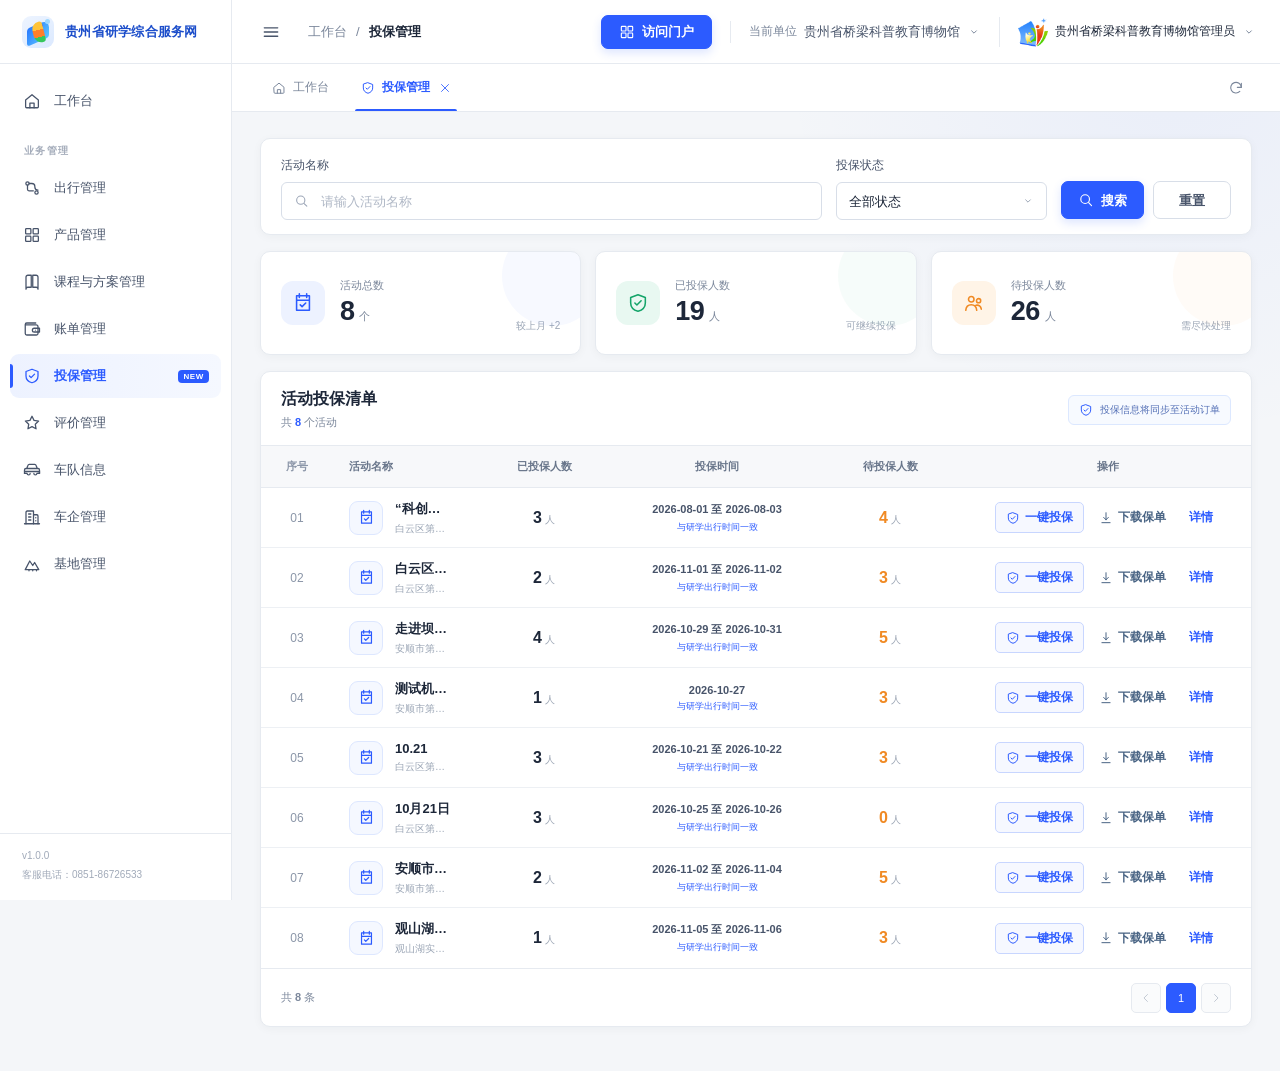
<file: insurance-management/index.html>
<!doctype html>
<html lang="zh-CN">
  <head>
    <meta charset="UTF-8" />
    <meta name="viewport" content="width=device-width, initial-scale=1.0" />
    <meta
      name="description"
      content="贵州省研学综合服务网投保管理高保真 HTML Demo"
    />
    <title>投保管理｜贵州省研学综合服务网</title>
    <link rel="icon" type="image/png" href="../assets/logo-title.png" />
    <link rel="stylesheet" href="./styles.css?v=20261030-insurance-time" />
  </head>
  <body>
    <svg class="svg-sprite" aria-hidden="true">
      <symbol id="icon-menu" viewBox="0 0 24 24">
        <path d="M4 7h16M4 12h16M4 17h16" />
      </symbol>
      <symbol id="icon-home" viewBox="0 0 24 24">
        <path d="m3.5 10.6 8.5-7 8.5 7v9.1a1.3 1.3 0 0 1-1.3 1.3H4.8a1.3 1.3 0 0 1-1.3-1.3z" />
        <path d="M9.2 21v-6.2h5.6V21" />
      </symbol>
      <symbol id="icon-grid" viewBox="0 0 24 24">
        <rect x="3.5" y="3.5" width="7" height="7" rx="1" />
        <rect x="13.5" y="3.5" width="7" height="7" rx="1" />
        <rect x="3.5" y="13.5" width="7" height="7" rx="1" />
        <rect x="13.5" y="13.5" width="7" height="7" rx="1" />
      </symbol>
      <symbol id="icon-route" viewBox="0 0 24 24">
        <circle cx="6" cy="6" r="2.2" />
        <circle cx="18" cy="18" r="2.2" />
        <path d="M8.2 6h3.6a4 4 0 0 1 4 4v.8a4 4 0 0 0 4 4h.2M6 8.2v5.6a2 2 0 0 0 2 2h5.8" />
      </symbol>
      <symbol id="icon-book" viewBox="0 0 24 24">
        <path d="M4 5.5A2.5 2.5 0 0 1 6.5 3H11v16H6.5A2.5 2.5 0 0 0 4 21.5zM20 5.5A2.5 2.5 0 0 0 17.5 3H13v16h4.5a2.5 2.5 0 0 1 2.5 2.5z" />
      </symbol>
      <symbol id="icon-wallet" viewBox="0 0 24 24">
        <path d="M4 6.5h13.5A2.5 2.5 0 0 1 20 9v9a2 2 0 0 1-2 2H5a2 2 0 0 1-2-2V6a2 2 0 0 1 2-2h12" />
        <path d="M15 11h7v5h-7a2.5 2.5 0 0 1 0-5Z" />
        <circle cx="16.5" cy="13.5" r=".7" fill="currentColor" stroke="none" />
      </symbol>
      <symbol id="icon-shield" viewBox="0 0 24 24">
        <path d="M12 3 20 6v5.9c0 4.8-3.2 7.7-8 9.1-4.8-1.4-8-4.3-8-9.1V6z" />
        <path d="m8.6 12 2.2 2.2 4.6-4.7" />
      </symbol>
      <symbol id="icon-star" viewBox="0 0 24 24">
        <path d="m12 3 2.7 5.5 6.1.9-4.4 4.3 1 6-5.4-2.9-5.4 2.9 1-6-4.4-4.3 6.1-.9z" />
      </symbol>
      <symbol id="icon-car" viewBox="0 0 24 24">
        <path d="m5 10 1.5-4.1A2 2 0 0 1 8.4 4.5h7.2a2 2 0 0 1 1.9 1.4L19 10M4 10h16a2 2 0 0 1 2 2v4.5h-2.5M2 16.5V12a2 2 0 0 1 2-2" />
        <path d="M2 14h20v2.5h-2.5M5.5 16.5H2M5.5 16.5a2 2 0 1 0 4 0m5 0a2 2 0 1 0 4 0" />
      </symbol>
      <symbol id="icon-building" viewBox="0 0 24 24">
        <path d="M4 21V5.5A1.5 1.5 0 0 1 5.5 4H14v17M14 9h4.5A1.5 1.5 0 0 1 20 10.5V21" />
        <path d="M2 21h20M7.5 8h3M7.5 12h3M7.5 16h3M17 13h.1M17 17h.1" />
      </symbol>
      <symbol id="icon-base" viewBox="0 0 24 24">
        <path d="M3 19.5 9 8l4 6 2.5-4L21 19.5z" />
        <path d="M8 19.5V21M13 19.5V21M18 19.5V21" />
      </symbol>
      <symbol id="icon-user" viewBox="0 0 24 24">
        <circle cx="12" cy="7.5" r="3.5" />
        <path d="M4.5 21c.5-4.5 3.1-7 7.5-7s7 2.5 7.5 7" />
      </symbol>
      <symbol id="icon-search" viewBox="0 0 24 24">
        <circle cx="10.7" cy="10.7" r="6.5" />
        <path d="m16 16 4.3 4.3" />
      </symbol>
      <symbol id="icon-refresh" viewBox="0 0 24 24">
        <path d="M20 11a8 8 0 1 0-2.3 6.2" />
        <path d="M20 5v6h-6" />
      </symbol>
      <symbol id="icon-chevron" viewBox="0 0 24 24">
        <path d="m8 10 4 4 4-4" />
      </symbol>
      <symbol id="icon-left" viewBox="0 0 24 24">
        <path d="m14.5 6-6 6 6 6" />
      </symbol>
      <symbol id="icon-right" viewBox="0 0 24 24">
        <path d="m9.5 6 6 6-6 6" />
      </symbol>
      <symbol id="icon-close" viewBox="0 0 24 24">
        <path d="m5 5 14 14M19 5 5 19" />
      </symbol>
      <symbol id="icon-check" viewBox="0 0 24 24">
        <path d="m5 12.5 4.2 4.2L19 7" />
      </symbol>
      <symbol id="icon-users" viewBox="0 0 24 24">
        <circle cx="9" cy="8" r="3" />
        <circle cx="17" cy="9.5" r="2.3" />
        <path d="M3 20c.4-4 2.4-6 6-6s5.6 2 6 6M14.2 14.4c3.2-.6 5.3 1.3 5.8 4.3" />
      </symbol>
      <symbol id="icon-document" viewBox="0 0 24 24">
        <path d="M6 3h8l4 4v14H6z" />
        <path d="M14 3v5h5M9 12h6M9 16h6" />
      </symbol>
      <symbol id="icon-phone" viewBox="0 0 24 24">
        <rect x="6.5" y="2.5" width="11" height="19" rx="2.2" />
        <path d="M10 5h4M10.5 18.7h3" />
      </symbol>
      <symbol id="icon-download" viewBox="0 0 24 24">
        <path d="M12 3v12m0 0 4-4m-4 4-4-4M5 20h14" />
      </symbol>
      <symbol id="icon-activity" viewBox="0 0 24 24">
        <path d="M5 4h14v16H5zM8 2v4M16 2v4M5 9h14" />
        <path d="m9 14 2 2 4-4" />
      </symbol>
    </svg>

    <div class="app-shell" id="appShell">
      <aside class="sidebar" id="sidebar" aria-label="后台主导航">
        <div class="sidebar__brand">
          <a href="#" class="brand-mark" aria-label="贵州省研学综合服务网">
            <span class="brand-mark__icon" aria-hidden="true">
              <i></i><i></i><i></i>
            </span>
            <span class="brand-mark__text">贵州省研学综合服务网</span>
          </a>
        </div>

        <nav class="main-nav">
          <a class="nav-item" href="#" aria-label="工作台">
            <span class="nav-item__icon"><svg><use href="#icon-home"></use></svg></span>
            <span class="nav-item__label">工作台</span>
          </a>

          <p class="nav-section-label">业务管理</p>
          <a class="nav-item" href="#" aria-label="出行管理">
            <span class="nav-item__icon"><svg><use href="#icon-route"></use></svg></span>
            <span class="nav-item__label">出行管理</span>
          </a>
          <a class="nav-item" href="#" aria-label="产品管理">
            <span class="nav-item__icon"><svg><use href="#icon-grid"></use></svg></span>
            <span class="nav-item__label">产品管理</span>
          </a>
          <a class="nav-item" href="#" aria-label="课程与方案管理">
            <span class="nav-item__icon"><svg><use href="#icon-book"></use></svg></span>
            <span class="nav-item__label">课程与方案管理</span>
          </a>
          <a class="nav-item" href="#" aria-label="账单管理">
            <span class="nav-item__icon"><svg><use href="#icon-wallet"></use></svg></span>
            <span class="nav-item__label">账单管理</span>
          </a>
          <a class="nav-item is-active" href="#" aria-current="page" aria-label="投保管理">
            <span class="nav-item__icon"><svg><use href="#icon-shield"></use></svg></span>
            <span class="nav-item__label">投保管理</span>
            <span class="nav-item__badge">NEW</span>
          </a>
          <a class="nav-item" href="#" aria-label="评价管理">
            <span class="nav-item__icon"><svg><use href="#icon-star"></use></svg></span>
            <span class="nav-item__label">评价管理</span>
          </a>
          <a class="nav-item" href="#" aria-label="车队信息">
            <span class="nav-item__icon"><svg><use href="#icon-car"></use></svg></span>
            <span class="nav-item__label">车队信息</span>
          </a>
          <a class="nav-item" href="#" aria-label="车企管理">
            <span class="nav-item__icon"><svg><use href="#icon-building"></use></svg></span>
            <span class="nav-item__label">车企管理</span>
          </a>
          <a class="nav-item" href="#" aria-label="基地管理">
            <span class="nav-item__icon"><svg><use href="#icon-base"></use></svg></span>
            <span class="nav-item__label">基地管理</span>
          </a>
        </nav>

        <div class="sidebar__footer">
          <span>v1.0.0</span>
          <span>客服电话：0851-86726533</span>
        </div>
      </aside>

      <div class="sidebar-backdrop" id="sidebarBackdrop" hidden></div>

      <div class="workspace">
        <header class="topbar">
          <div class="topbar__left">
            <button class="icon-button menu-toggle" id="menuToggle" type="button" aria-label="切换侧边栏">
              <svg><use href="#icon-menu"></use></svg>
            </button>
            <nav class="breadcrumb" aria-label="面包屑">
              <a href="#">工作台</a>
              <span>/</span>
              <strong id="breadcrumbCurrent">投保管理</strong>
            </nav>
          </div>

          <div class="topbar__right">
            <button class="portal-button" type="button">
              <svg><use href="#icon-grid"></use></svg>
              <span>访问门户</span>
            </button>
            <span class="topbar__divider"></span>
            <div class="org-chip">
              <span class="org-chip__label">当前单位</span>
              <span class="org-chip__name">贵州省桥梁科普教育博物馆</span>
              <svg><use href="#icon-chevron"></use></svg>
            </div>
            <div class="account">
              <img src="../assets/logo-title.png" alt="" />
              <span>贵州省桥梁科普教育博物馆管理员</span>
              <svg><use href="#icon-chevron"></use></svg>
            </div>
          </div>
        </header>

        <div class="tabbar" aria-label="已打开页面">
          <button class="page-tab" type="button">
            <svg><use href="#icon-home"></use></svg>
            <span>工作台</span>
          </button>
          <button class="page-tab is-active" type="button">
            <svg><use href="#icon-shield"></use></svg>
            <span>投保管理</span>
            <svg class="page-tab__close"><use href="#icon-close"></use></svg>
          </button>
          <button class="tabbar__refresh" type="button" aria-label="刷新页面">
            <svg><use href="#icon-refresh"></use></svg>
          </button>
        </div>

        <main class="content">
          <div id="listView">
          <section class="filter-card" aria-labelledby="filterTitle">
            <h2 class="sr-only" id="filterTitle">筛选活动</h2>
            <div class="filter-grid">
              <label class="field field--wide">
                <span>活动名称</span>
                <span class="field__control">
                  <svg><use href="#icon-search"></use></svg>
                  <input id="activitySearch" type="search" placeholder="请输入活动名称" autocomplete="off" />
                </span>
              </label>
              <label class="field">
                <span>投保状态</span>
                <span class="field__control">
                  <select id="statusFilter">
                    <option value="all">全部状态</option>
                    <option value="partial">部分投保</option>
                    <option value="complete">已全部投保</option>
                    <option value="pending">待投保</option>
                  </select>
                  <svg class="field__chevron"><use href="#icon-chevron"></use></svg>
                </span>
              </label>
              <div class="filter-actions">
                <button class="primary-button" id="searchButton" type="button">
                  <svg><use href="#icon-search"></use></svg>
                  搜索
                </button>
                <button class="ghost-button" id="resetButton" type="button">重置</button>
              </div>
            </div>
          </section>

          <section class="metrics" aria-label="投保数据概览">
            <article class="metric-card metric-card--blue">
              <span class="metric-card__icon"><svg><use href="#icon-activity"></use></svg></span>
              <div>
                <span class="metric-card__label">活动总数</span>
                <strong><span data-total-activities>0</span><small>个</small></strong>
              </div>
              <span class="metric-card__trend">较上月 +2</span>
            </article>
            <article class="metric-card metric-card--green">
              <span class="metric-card__icon"><svg><use href="#icon-shield"></use></svg></span>
              <div>
                <span class="metric-card__label">已投保人数</span>
                <strong><span data-total-insured>0</span><small>人</small></strong>
              </div>
              <span class="metric-card__trend">可继续投保</span>
            </article>
            <article class="metric-card metric-card--orange">
              <span class="metric-card__icon"><svg><use href="#icon-users"></use></svg></span>
              <div>
                <span class="metric-card__label">待投保人数</span>
                <strong><span data-total-pending>0</span><small>人</small></strong>
              </div>
              <span class="metric-card__trend">需尽快处理</span>
            </article>
          </section>

          <section class="table-card" aria-labelledby="activityListTitle">
            <div class="table-card__head">
              <div>
                <h2 id="activityListTitle">活动投保清单</h2>
                <p>共 <strong id="activityCount">0</strong> 个活动</p>
              </div>
              <div class="insurance-tip">
                <svg><use href="#icon-shield"></use></svg>
                投保信息将同步至活动订单
              </div>
            </div>

            <div class="table-wrap">
              <table class="data-table activity-table">
                <thead>
                  <tr>
                    <th class="col-index">序号</th>
                    <th>活动名称</th>
                    <th class="col-number">已投保人数</th>
                    <th class="col-date">投保时间</th>
                    <th class="col-number">待投保人数</th>
                    <th class="col-action">操作</th>
                  </tr>
                </thead>
                <tbody id="activityTableBody"></tbody>
              </table>
              <div class="empty-state" id="activityEmpty" hidden>
                <span class="empty-state__icon"><svg><use href="#icon-search"></use></svg></span>
                <h3>没有找到匹配的活动</h3>
                <p>请调整活动名称或投保状态后重新搜索。</p>
                <button class="ghost-button" id="emptyResetButton" type="button">清空筛选</button>
              </div>
            </div>

            <div class="pagination-bar">
              <span>共 <strong id="paginationTotal">0</strong> 条</span>
              <div class="pagination">
                <button class="pagination__button" type="button" aria-label="上一页" disabled>
                  <svg><use href="#icon-left"></use></svg>
                </button>
                <button class="pagination__page is-active" type="button">1</button>
                <button class="pagination__button" type="button" aria-label="下一页" disabled>
                  <svg><use href="#icon-right"></use></svg>
                </button>
              </div>
            </div>
          </section>
          </div>

          <section class="detail-page" id="detailView" hidden aria-labelledby="detailTitle">
            <button class="back-link" id="backToList" type="button">
              <svg><use href="#icon-left"></use></svg>
              返回活动列表
            </button>

            <header class="detail-hero">
              <div>
                <span class="modal-kicker">活动参保详情</span>
                <h1 id="detailTitle">活动名称</h1>
                <p id="detailMeta"></p>
              </div>
              <button class="primary-button" id="detailBatchInsure" type="button">
                <svg><use href="#icon-shield"></use></svg>
                一键投保
              </button>
            </header>

            <div class="detail-summary">
              <article>
                <span>学生总数</span>
                <strong id="detailStudentTotal">0</strong>
              </article>
              <article class="is-success">
                <span>已投保</span>
                <strong id="detailInsuredTotal">0</strong>
              </article>
              <article class="is-warning">
                <span>待投保</span>
                <strong id="detailPendingTotal">0</strong>
              </article>
            </div>

            <section class="filter-card detail-filter-card" aria-labelledby="studentFilterTitle">
              <h2 class="sr-only" id="studentFilterTitle">筛选学生</h2>
              <div class="detail-filter-grid">
                <label class="field">
                  <span>学生姓名</span>
                  <span class="field__control">
                    <svg><use href="#icon-search"></use></svg>
                    <input id="studentSearch" type="search" placeholder="请输入学生姓名" autocomplete="off" />
                  </span>
                </label>
                <label class="field">
                  <span>是否投保</span>
                  <span class="field__control">
                    <select id="studentInsuranceFilter">
                      <option value="all">全部</option>
                      <option value="insured">已投保</option>
                      <option value="uninsured">未投保</option>
                    </select>
                    <svg class="field__chevron"><use href="#icon-chevron"></use></svg>
                  </span>
                </label>
                <label class="field">
                  <span>身份证号</span>
                  <span class="field__control">
                    <svg><use href="#icon-document"></use></svg>
                    <input id="studentIdSearch" type="search" placeholder="请输入身份证号" autocomplete="off" />
                  </span>
                </label>
                <label class="field">
                  <span>手机号</span>
                  <span class="field__control">
                    <svg><use href="#icon-phone"></use></svg>
                    <input id="studentPhoneSearch" type="search" placeholder="请输入手机号" autocomplete="off" />
                  </span>
                </label>
                <div class="filter-actions detail-filter-actions">
                  <button class="primary-button" id="studentSearchButton" type="button">
                    <svg><use href="#icon-search"></use></svg>
                    搜索
                  </button>
                  <button class="ghost-button" id="studentResetButton" type="button">重置</button>
                </div>
              </div>
            </section>

            <section class="table-card">
              <div class="table-wrap detail-table-wrap">
                <table class="data-table student-table">
                  <thead>
                    <tr>
                      <th class="col-index">序号</th>
                      <th>学生姓名</th>
                      <th>身份证号</th>
                      <th>手机号</th>
                      <th>是否参与投保</th>
                      <th>是否投保</th>
                      <th class="col-action">操作</th>
                    </tr>
                  </thead>
                  <tbody id="studentTableBody"></tbody>
                </table>
                <div class="empty-state" id="studentEmpty" hidden>
                  <span class="empty-state__icon"><svg><use href="#icon-search"></use></svg></span>
                  <h3>没有找到匹配的学生</h3>
                  <p>请调整姓名、身份证号、手机号或投保状态后重新搜索。</p>
                  <button class="ghost-button" id="studentEmptyReset" type="button">清空筛选</button>
                </div>
              </div>

              <div class="pagination-bar">
                <span>共 <strong id="studentCount">0</strong> 条</span>
                <div class="pagination">
                  <button class="pagination__button" type="button" aria-label="上一页" disabled>
                    <svg><use href="#icon-left"></use></svg>
                  </button>
                  <button class="pagination__page is-active" type="button">1</button>
                  <button class="pagination__button" type="button" aria-label="下一页" disabled>
                    <svg><use href="#icon-right"></use></svg>
                  </button>
                </div>
              </div>
            </section>
          </section>
        </main>
      </div>
    </div>

    <div class="modal-backdrop" id="paymentModal" hidden>
      <section class="payment-modal" role="dialog" aria-modal="true" aria-labelledby="paymentTitle">
        <header class="payment-modal__head">
          <div>
            <span class="modal-kicker">投保支付</span>
            <h2 id="paymentTitle">扫码支付</h2>
          </div>
          <button class="icon-button" id="paymentClose" type="button" aria-label="关闭支付窗口">
            <svg><use href="#icon-close"></use></svg>
          </button>
        </header>
        <div class="payment-modal__body">
          <div class="qr-panel">
            <span class="qr-corner qr-corner--tl"></span>
            <span class="qr-corner qr-corner--tr"></span>
            <span class="qr-corner qr-corner--bl"></span>
            <span class="qr-corner qr-corner--br"></span>
            <img src="./payment-qr.png" alt="投保支付二维码" />
            <div class="qr-scan-line" aria-hidden="true"></div>
          </div>
          <div class="payment-info">
            <span class="payment-info__label">支付金额</span>
            <div class="payment-total">¥<strong id="paymentTotal">0.00</strong></div>
            <dl class="payment-details">
              <div>
                <dt>投保数量</dt>
                <dd><strong id="paymentQuantity">0</strong> 人</dd>
              </div>
              <div>
                <dt>保险单价</dt>
                <dd>¥<strong id="paymentUnitPrice">12.00</strong> / 人</dd>
              </div>
              <div>
                <dt>投保对象</dt>
                <dd id="paymentTarget">活动学生</dd>
              </div>
              <div>
                <dt>投保方式</dt>
                <dd id="paymentCoverageMode">单人投保</dd>
              </div>
              <div>
                <dt>投保套餐</dt>
                <dd id="paymentPlan">标准安心险</dd>
              </div>
              <div>
                <dt>套餐说明</dt>
                <dd class="payment-plan-description" id="paymentPlanDescription"></dd>
              </div>
              <div>
                <dt>保障天数</dt>
                <dd id="paymentCoverageDays">0 天</dd>
              </div>
              <div>
                <dt>投保起止时间</dt>
                <dd id="paymentInsurancePeriod">-</dd>
              </div>
              <div>
                <dt>研学出行时间</dt>
                <dd id="paymentTripPeriod">-</dd>
              </div>
            </dl>
            <p class="payment-sync-note">
              投保周期与研学出行时间一致，保障自出行首日零时起生效。
            </p>
            <p class="payment-hint">请使用微信或支付宝扫码支付，完成后点击“已支付”。</p>
          </div>
        </div>
        <footer class="payment-modal__foot">
          <button class="ghost-button" id="paymentCancel" type="button">取消支付</button>
          <button class="primary-button" id="paymentPaid" type="button">
            <svg><use href="#icon-check"></use></svg>
            已支付
          </button>
        </footer>
      </section>
    </div>

    <div class="modal-backdrop" id="confirmModal" hidden>
      <section class="confirm-modal" role="alertdialog" aria-modal="true" aria-labelledby="confirmTitle">
        <span class="confirm-modal__icon confirm-modal__icon--danger"><svg><use href="#icon-shield"></use></svg></span>
        <h2 id="confirmTitle">确认退保？</h2>
        <p id="confirmText">退保后该学生的投保状态将被取消。</p>
        <div class="confirm-modal__actions">
          <button class="ghost-button" id="confirmCancel" type="button">取消</button>
          <button class="danger-button" id="confirmSubmit" type="button">确认退保</button>
        </div>
      </section>
    </div>

    <div class="toast-region" id="toastRegion" aria-live="polite" aria-atomic="true"></div>

    <script src="./app.js?v=20261030-insurance-time"></script>
  </body>
</html>
</file>
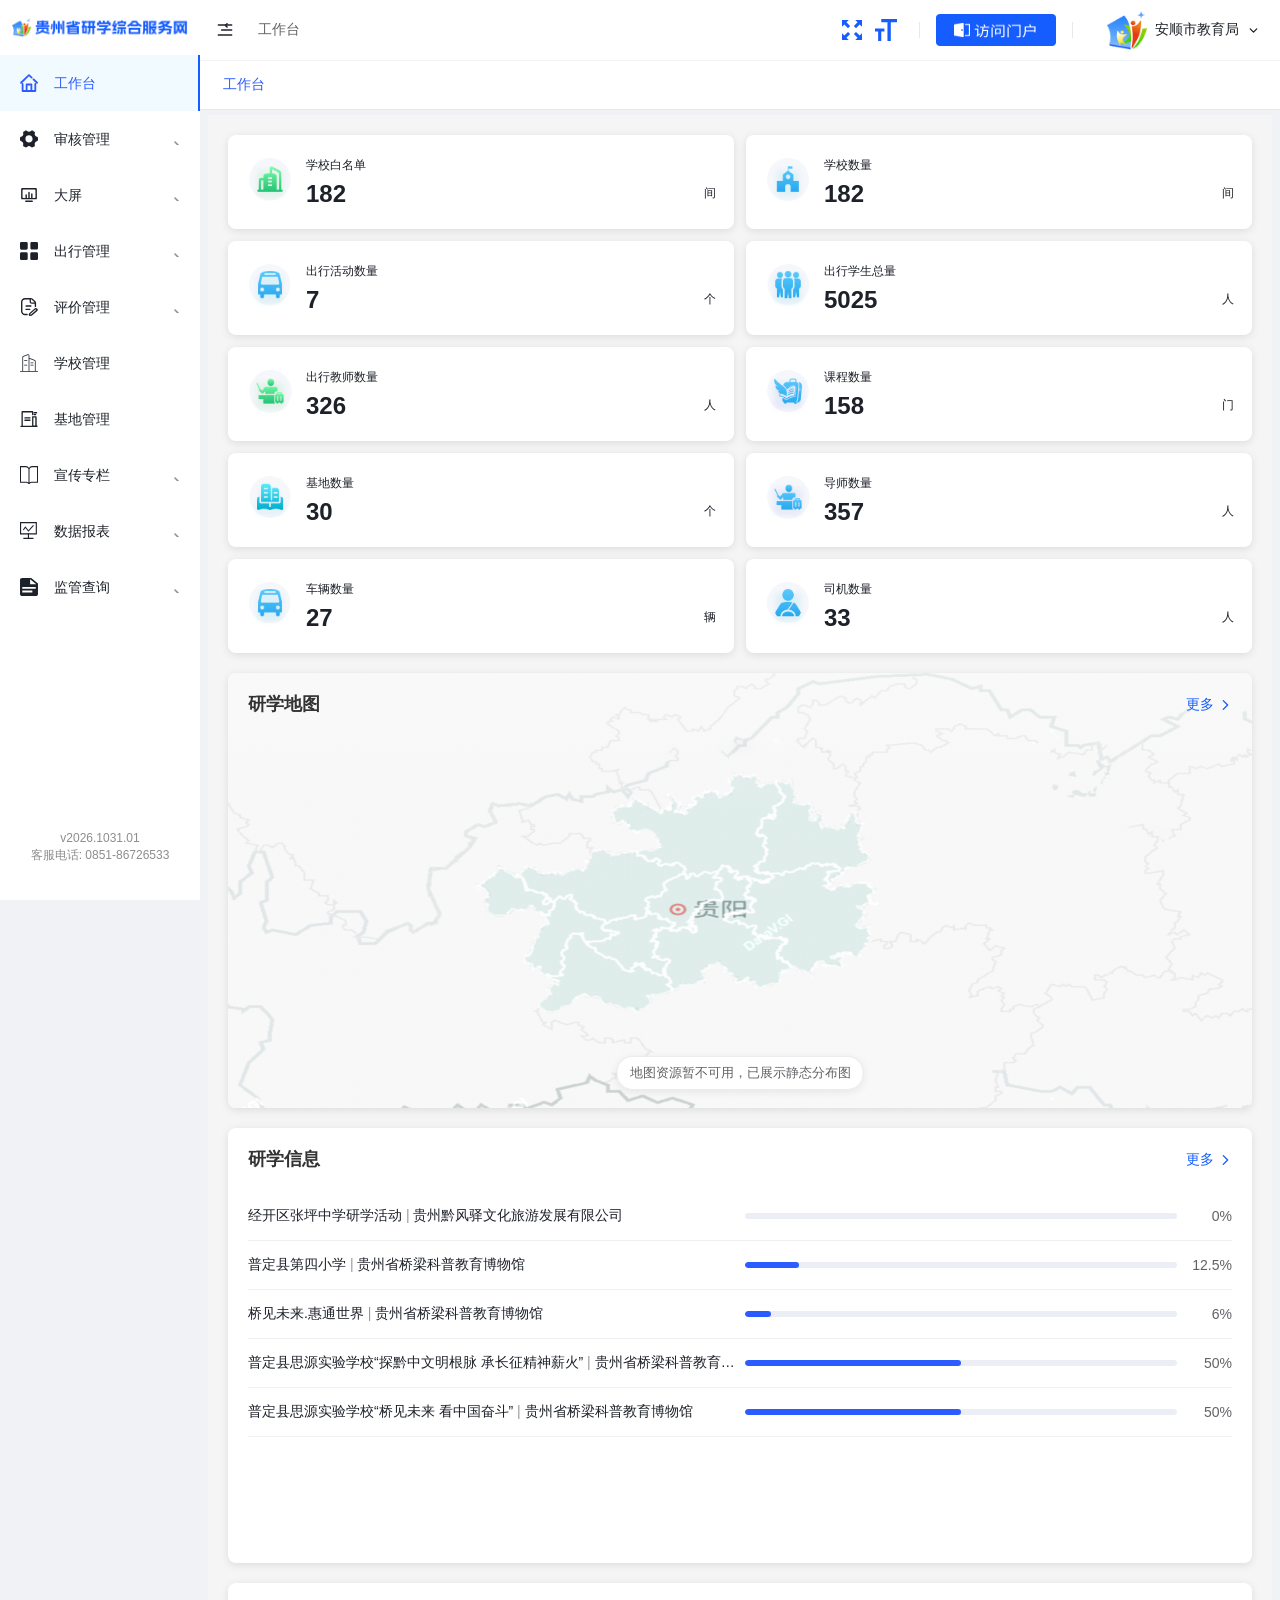
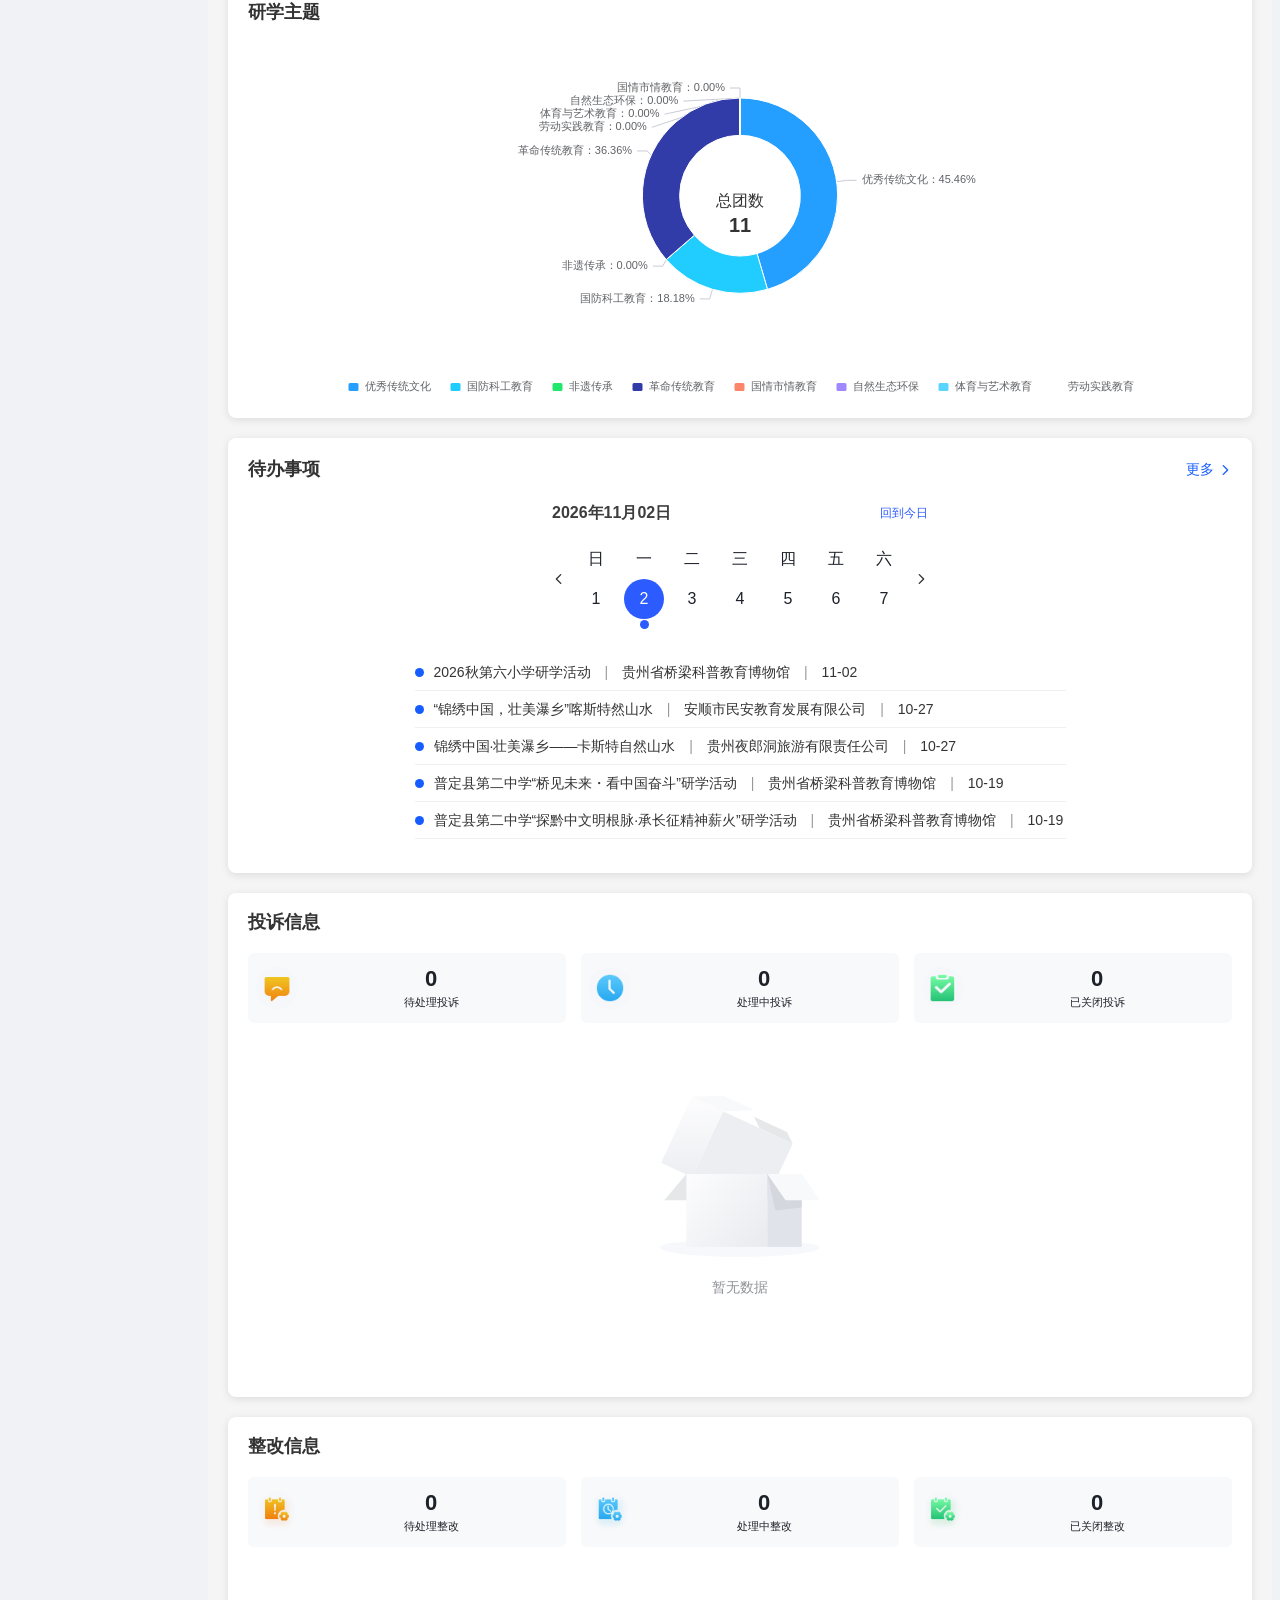
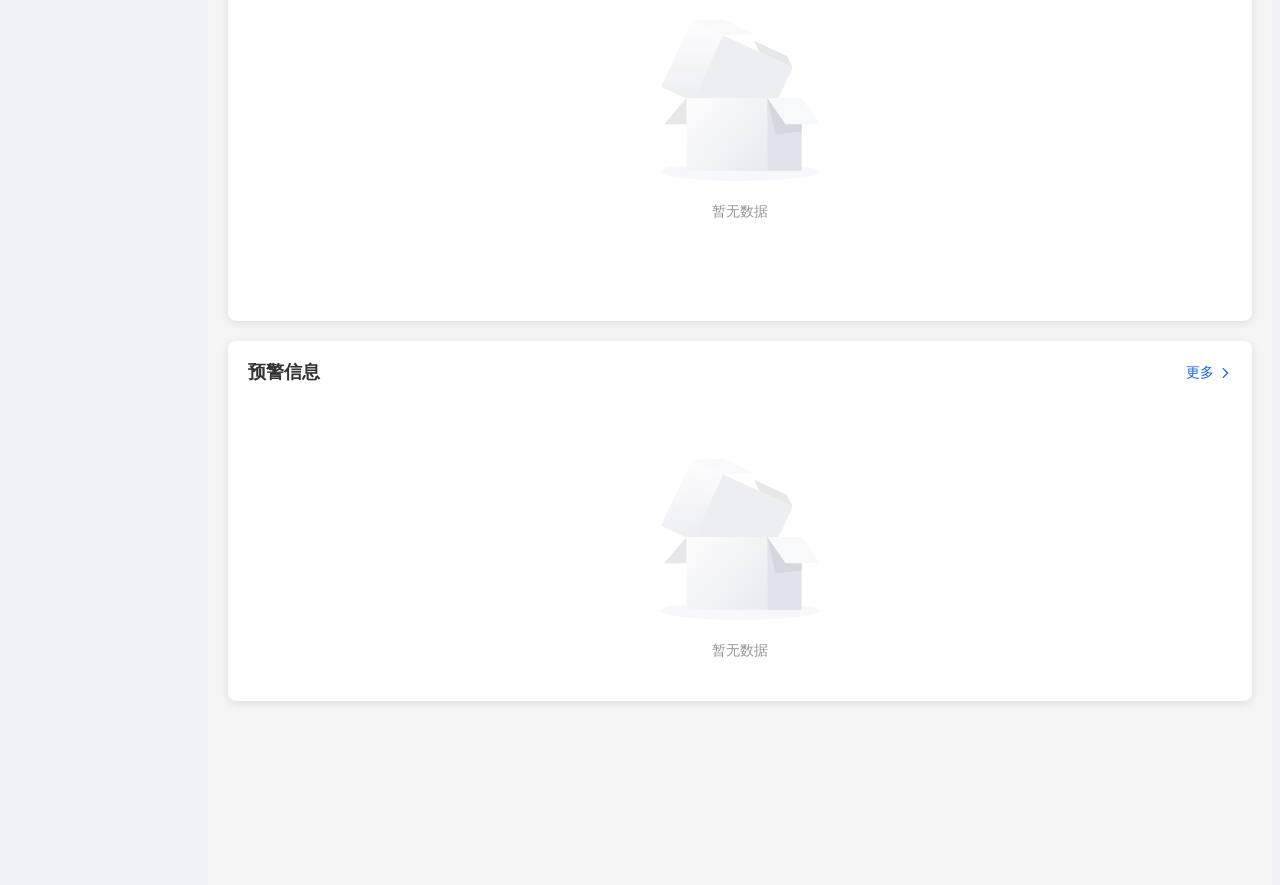
<file: workbench/index.html>
<!doctype html>
<html lang="zh-CN">
  <head>
    <meta charset="UTF-8" />
    <meta name="viewport" content="width=device-width, initial-scale=1.0, viewport-fit=cover" />
    <meta
      name="description"
      content="贵州省研学综合服务网教育局工作台高保真静态原型"
    />
    <title>工作台 - 贵州省研学综合服务网</title>
    <link rel="icon" type="image/png" href="assets/images/sidebar-logo.png" />
    <link rel="stylesheet" href="styles.css" />
  </head>
  <body>
    <aside class="sidebar" id="sidebar" aria-label="管理导航">
      <a class="sidebar-logo-link" href="index.html" aria-label="贵州省研学综合服务网工作台">
        <img class="sidebar-logo" src="assets/images/sidebar-logo.png" alt="贵州省研学综合服务网" />
      </a>

      <div class="sidebar-scroll">
        <nav class="sidebar-menu" aria-label="功能菜单">
          <a class="menu-item active" href="index.html" aria-current="page">
            <svg class="menu-icon" aria-hidden="true"><use href="assets/icons/icons-sprite.svg#icon-home"></use></svg>
            <span class="menu-text">工作台</span>
          </a>

          <div class="menu-group">
            <button class="menu-item menu-toggle" type="button" aria-expanded="false">
              <svg class="menu-icon" aria-hidden="true"><use href="assets/icons/icons-sprite.svg#icon-system"></use></svg>
              <span class="menu-text">审核管理</span>
              <svg class="menu-arrow" aria-hidden="true"><path d="m7 9 5 5 5-5" /></svg>
            </button>
            <div class="submenu">
              <a class="submenu-link" href="#" data-demo-route="基地审核">基地审核</a>
              <a class="submenu-link" href="#" data-demo-route="课程审核">课程审核</a>
              <a class="submenu-link" href="#" data-demo-route="教育实践计划审核">教育实践计划审核</a>
              <a class="submenu-link" href="#" data-demo-route="研学出行">研学出行</a>
            </div>
          </div>

          <div class="menu-group">
            <button class="menu-item menu-toggle" type="button" aria-expanded="false">
              <svg class="menu-icon" aria-hidden="true"><use href="assets/icons/icons-sprite.svg#icon-server"></use></svg>
              <span class="menu-text">大屏</span>
              <svg class="menu-arrow" aria-hidden="true"><path d="m7 9 5 5 5-5" /></svg>
            </button>
            <div class="submenu">
              <a class="submenu-link" href="#" data-demo-route="教育局端">教育局端</a>
            </div>
          </div>

          <div class="menu-group">
            <button class="menu-item menu-toggle" type="button" aria-expanded="false">
              <svg class="menu-icon" aria-hidden="true"><use href="assets/icons/icons-sprite.svg#icon-category"></use></svg>
              <span class="menu-text">出行管理</span>
              <svg class="menu-arrow" aria-hidden="true"><path d="m7 9 5 5 5-5" /></svg>
            </button>
            <div class="submenu">
              <a class="submenu-link" href="#" data-demo-route="出行申报">出行申报</a>
            </div>
          </div>

          <div class="menu-group">
            <button class="menu-item menu-toggle" type="button" aria-expanded="false">
              <svg class="menu-icon" aria-hidden="true"><use href="assets/icons/icons-sprite.svg#icon-tsgl"></use></svg>
              <span class="menu-text">评价管理</span>
              <svg class="menu-arrow" aria-hidden="true"><path d="m7 9 5 5 5-5" /></svg>
            </button>
            <div class="submenu">
              <a class="submenu-link" href="#" data-demo-route="督办管理">督办管理</a>
              <a class="submenu-link" href="#" data-demo-route="评价信息">评价信息</a>
            </div>
          </div>

          <a class="menu-item" href="#" data-demo-route="学校管理">
            <svg class="menu-icon" aria-hidden="true"><use href="assets/icons/icons-sprite.svg#icon-company"></use></svg>
            <span class="menu-text">学校管理</span>
          </a>

          <a class="menu-item" href="#" data-demo-route="基地管理">
            <svg class="menu-icon" aria-hidden="true"><use href="assets/icons/icons-sprite.svg#icon-jg"></use></svg>
            <span class="menu-text">基地管理</span>
          </a>

          <div class="menu-group">
            <button class="menu-item menu-toggle" type="button" aria-expanded="false">
              <svg class="menu-icon" aria-hidden="true"><use href="assets/icons/icons-sprite.svg#icon-education"></use></svg>
              <span class="menu-text">宣传专栏</span>
              <svg class="menu-arrow" aria-hidden="true"><path d="m7 9 5 5 5-5" /></svg>
            </button>
            <div class="submenu">
              <a class="submenu-link" href="#" data-demo-route="宣传文章">宣传文章</a>
            </div>
          </div>

          <div class="menu-group">
            <button class="menu-item menu-toggle" type="button" aria-expanded="false">
              <svg class="menu-icon" aria-hidden="true"><use href="assets/icons/icons-sprite.svg#icon-monitor"></use></svg>
              <span class="menu-text">数据报表</span>
              <svg class="menu-arrow" aria-hidden="true"><path d="m7 9 5 5 5-5" /></svg>
            </button>
            <div class="submenu">
              <a class="submenu-link" href="#" data-demo-route="投诉数据统计">投诉数据统计</a>
              <a class="submenu-link" href="#" data-demo-route="研学数据统计">研学数据统计</a>
              <a class="submenu-link" href="#" data-demo-route="基地数据统计">基地数据统计</a>
              <a class="submenu-link" href="#" data-demo-route="机构数据统计">机构数据统计</a>
            </div>
          </div>

          <div class="menu-group">
            <button class="menu-item menu-toggle" type="button" aria-expanded="false">
              <svg class="menu-icon" aria-hidden="true"><use href="assets/icons/icons-sprite.svg#icon-documentation"></use></svg>
              <span class="menu-text">监管查询</span>
              <svg class="menu-arrow" aria-hidden="true"><path d="m7 9 5 5 5-5" /></svg>
            </button>
            <div class="submenu">
              <a class="submenu-link" href="#" data-demo-route="出行审批查询">出行审批查询</a>
            </div>
          </div>
        </nav>
      </div>

      <div class="sidebar-footer">
        <span>v2026.1031.01</span>
        <span>客服电话: 0851-86726533</span>
      </div>
    </aside>

    <div class="main-container" id="mainContainer">
      <header class="fixed-header">
        <div class="navbar">
          <button class="hamburger-button" id="sidebarToggle" type="button" aria-label="收起菜单" aria-expanded="true">
            <svg viewBox="0 0 24 24" aria-hidden="true">
              <path d="M4 6h16M8 12h12M4 18h16" />
              <path d="m14.5 4.5-2 2 2 2" />
            </svg>
          </button>
          <nav class="breadcrumb" aria-label="面包屑">
            <span>工作台</span>
          </nav>

          <div class="header-actions">
            <button class="header-icon-button fullscreen-button" id="fullscreenButton" type="button" aria-label="全屏显示" title="全屏显示">
              <svg aria-hidden="true"><use href="assets/icons/icons-sprite.svg#icon-fullscreen"></use></svg>
            </button>
            <button class="header-icon-button text-size-button" id="textSizeButton" type="button" aria-label="界面字号" title="界面字号">
              <svg aria-hidden="true"><use href="assets/icons/icons-sprite.svg#icon-size"></use></svg>
            </button>
            <span class="header-divider" aria-hidden="true"></span>
            <a class="portal-entry" href="../index.html" target="_blank" rel="noreferrer" aria-label="访问门户">
              <img src="assets/images/portal-button.png" alt="访问门户" />
            </a>
            <span class="header-divider" aria-hidden="true"></span>
            <button class="account-button" id="accountButton" type="button" aria-haspopup="menu" aria-expanded="false">
              <img class="user-avatar" src="assets/images/avatar.png" alt="" />
              <span class="user-name">安顺市教育局</span>
              <svg class="account-arrow" viewBox="0 0 16 16" aria-hidden="true">
                <path d="m4 6 4 4 4-4" />
              </svg>
            </button>
            <div class="account-menu" id="accountMenu" role="menu" hidden>
              <div class="account-menu-head">
                <img src="assets/images/avatar.png" alt="" />
                <div>
                  <strong>安顺市教育局</strong>
                  <span>教育局管理账号</span>
                </div>
              </div>
              <button type="button" role="menuitem" data-demo-action="账号信息">账号信息</button>
              <button type="button" role="menuitem" data-demo-action="安全设置">安全设置</button>
              <button class="danger" type="button" role="menuitem" data-demo-action="退出登录">退出登录</button>
            </div>
          </div>
        </div>

        <div class="tags-view" aria-label="已打开页面">
          <a class="page-tab active" href="index.html" aria-current="page">工作台</a>
        </div>
      </header>

      <main class="app-main">
        <div class="dashboard">
          <section class="overview-section" aria-label="教育局数据概览">
            <div class="overview-cards">
              <article class="stat-card">
                <img class="stat-icon" src="assets/images/stat-school.png" alt="" />
                <div class="stat-content">
                  <span class="stat-label">学校白名单</span>
                  <div class="stat-number"><strong>182</strong><span>间</span></div>
                </div>
              </article>
              <article class="stat-card">
                <img class="stat-icon" src="assets/images/info-schools.png" alt="" />
                <div class="stat-content">
                  <span class="stat-label">学校数量</span>
                  <div class="stat-number"><strong>182</strong><span>间</span></div>
                </div>
              </article>
              <article class="stat-card">
                <img class="stat-icon" src="assets/images/info-vehicles.png" alt="" />
                <div class="stat-content">
                  <span class="stat-label">出行活动数量</span>
                  <div class="stat-number"><strong>7</strong><span>个</span></div>
                </div>
              </article>
              <article class="stat-card">
                <img class="stat-icon" src="assets/images/info-people.png" alt="" />
                <div class="stat-content">
                  <span class="stat-label">出行学生总量</span>
                  <div class="stat-number"><strong>5025</strong><span>人</span></div>
                </div>
              </article>
              <article class="stat-card">
                <img class="stat-icon" src="assets/images/stat-trip-teacher.png" alt="" />
                <div class="stat-content">
                  <span class="stat-label">出行教师数量</span>
                  <div class="stat-number"><strong>326</strong><span>人</span></div>
                </div>
              </article>
              <article class="stat-card">
                <img class="stat-icon" src="assets/images/stat-course.png" alt="" />
                <div class="stat-content">
                  <span class="stat-label">课程数量</span>
                  <div class="stat-number"><strong>158</strong><span>门</span></div>
                </div>
              </article>
              <article class="stat-card">
                <img class="stat-icon" src="assets/images/stat-base.png" alt="" />
                <div class="stat-content">
                  <span class="stat-label">基地数量</span>
                  <div class="stat-number"><strong>30</strong><span>个</span></div>
                </div>
              </article>
              <article class="stat-card">
                <img class="stat-icon" src="assets/images/stat-mentor.png" alt="" />
                <div class="stat-content">
                  <span class="stat-label">导师数量</span>
                  <div class="stat-number"><strong>357</strong><span>人</span></div>
                </div>
              </article>
              <article class="stat-card">
                <img class="stat-icon" src="assets/images/info-vehicles.png" alt="" />
                <div class="stat-content">
                  <span class="stat-label">车辆数量</span>
                  <div class="stat-number"><strong>27</strong><span>辆</span></div>
                </div>
              </article>
              <article class="stat-card">
                <img class="stat-icon" src="assets/images/info-drivers.png" alt="" />
                <div class="stat-content">
                  <span class="stat-label">司机数量</span>
                  <div class="stat-number"><strong>33</strong><span>人</span></div>
                </div>
              </article>
            </div>
          </section>

          <section class="map-info-row" aria-label="研学地图与研学信息">
            <article class="map-card">
              <div class="section-header map-header">
                <h2>研学地图</h2>
                <button class="more-link" type="button" data-demo-action="查看更多研学地图">
                  更多
                  <svg viewBox="0 0 16 16" aria-hidden="true"><path d="m6 3 5 5-5 5" /></svg>
                </button>
              </div>
              <div class="map-canvas is-loading" id="mapCanvas" role="region" aria-label="贵州省研学基地分布地图">
                <div class="map-fallback" role="img" aria-label="贵州省研学基地静态分布图"></div>
                <div class="research-map" id="researchMap" aria-hidden="true"></div>
                <div class="map-feedback" id="mapFeedback" role="status" aria-live="polite">
                  <span class="map-feedback-spinner" aria-hidden="true"></span>
                  <span class="map-feedback-text">地图加载中…</span>
                </div>
              </div>
            </article>

            <article class="panel info-panel">
              <div class="section-header">
                <h2>研学信息</h2>
                <button class="more-link" type="button" data-demo-action="查看更多研学信息">
                  更多
                  <svg viewBox="0 0 16 16" aria-hidden="true"><path d="m6 3 5 5-5 5" /></svg>
                </button>
              </div>
              <div class="ongoing-list">
                <div class="ongoing-item">
                  <div class="ongoing-content">
                    <p class="ongoing-text">经开区张坪中学研学活动 <span>|</span> 贵州黔风驿文化旅游发展有限公司</p>
                    <div class="progress-wrap" role="progressbar" aria-valuemin="0" aria-valuemax="100" aria-valuenow="0">
                      <div class="progress-track"><span style="width: 0%"></span></div>
                      <em>0%</em>
                    </div>
                  </div>
                </div>
                <div class="ongoing-item">
                  <div class="ongoing-content">
                    <p class="ongoing-text">普定县第四小学 <span>|</span> 贵州省桥梁科普教育博物馆</p>
                    <div class="progress-wrap" role="progressbar" aria-valuemin="0" aria-valuemax="100" aria-valuenow="12.5">
                      <div class="progress-track"><span style="width: 12.5%"></span></div>
                      <em>12.5%</em>
                    </div>
                  </div>
                </div>
                <div class="ongoing-item">
                  <div class="ongoing-content">
                    <p class="ongoing-text">桥见未来.惠通世界 <span>|</span> 贵州省桥梁科普教育博物馆</p>
                    <div class="progress-wrap" role="progressbar" aria-valuemin="0" aria-valuemax="100" aria-valuenow="6">
                      <div class="progress-track"><span style="width: 6%"></span></div>
                      <em>6%</em>
                    </div>
                  </div>
                </div>
                <div class="ongoing-item">
                  <div class="ongoing-content">
                    <p class="ongoing-text">普定县思源实验学校“探黔中文明根脉 承长征精神薪火” <span>|</span> 贵州省桥梁科普教育博物馆</p>
                    <div class="progress-wrap" role="progressbar" aria-valuemin="0" aria-valuemax="100" aria-valuenow="50">
                      <div class="progress-track"><span style="width: 50%"></span></div>
                      <em>50%</em>
                    </div>
                  </div>
                </div>
                <div class="ongoing-item">
                  <div class="ongoing-content">
                    <p class="ongoing-text">普定县思源实验学校“桥见未来 看中国奋斗” <span>|</span> 贵州省桥梁科普教育博物馆</p>
                    <div class="progress-wrap" role="progressbar" aria-valuemin="0" aria-valuemax="100" aria-valuenow="50">
                      <div class="progress-track"><span style="width: 50%"></span></div>
                      <em>50%</em>
                    </div>
                  </div>
                </div>
              </div>
            </article>
          </section>

          <section class="metrics-row" aria-label="研学主题与待办事项">
            <article class="panel topic-panel">
              <div class="section-header">
                <h2>研学主题</h2>
              </div>
              <div class="topic-chart" id="topicChart" role="img" aria-label="研学主题环形图，总团数 11"></div>
            </article>

            <article class="panel todo-panel">
              <div class="section-header">
                <h2>待办事项</h2>
                <button class="more-link" type="button" data-demo-action="查看更多待办">
                  更多
                  <svg viewBox="0 0 16 16" aria-hidden="true"><path d="m6 3 5 5-5 5" /></svg>
                </button>
              </div>
              <div class="todo-content">
                <div class="date-display">
                  <div class="date-display-top">
                    <h3 class="current-date" id="currentDate">2026年11月02日</h3>
                    <button class="back-today" id="backToday" type="button">回到今日</button>
                  </div>
                  <div class="calendar-nav">
                    <button class="calendar-arrow prev" id="prevWeek" type="button" aria-label="上一周">
                      <svg viewBox="0 0 16 16" aria-hidden="true"><path d="m10 3-5 5 5 5" /></svg>
                    </button>
                    <div class="calendar-main">
                      <div class="week-days" aria-hidden="true">
                        <span>日</span><span>一</span><span>二</span><span>三</span><span>四</span><span>五</span><span>六</span>
                      </div>
                      <div class="week-dates" id="weekDates"></div>
                    </div>
                    <button class="calendar-arrow next" id="nextWeek" type="button" aria-label="下一周">
                      <svg viewBox="0 0 16 16" aria-hidden="true"><path d="m6 3 5 5-5 5" /></svg>
                    </button>
                  </div>
                </div>
                <div class="todo-list">
                  <div class="todo-item">
                    <span class="todo-bullet" aria-hidden="true"></span>
                    <p>2026秋第六小学研学活动 <span>|</span> 贵州省桥梁科普教育博物馆 <span>|</span> 11-02</p>
                  </div>
                  <div class="todo-item">
                    <span class="todo-bullet" aria-hidden="true"></span>
                    <p>“锦绣中国，壮美瀑乡”喀斯特然山水 <span>|</span> 安顺市民安教育发展有限公司 <span>|</span> 10-27</p>
                  </div>
                  <div class="todo-item">
                    <span class="todo-bullet" aria-hidden="true"></span>
                    <p>锦绣中国·壮美瀑乡——卡斯特自然山水 <span>|</span> 贵州夜郎洞旅游有限责任公司 <span>|</span> 10-27</p>
                  </div>
                  <div class="todo-item">
                    <span class="todo-bullet" aria-hidden="true"></span>
                    <p>普定县第二中学“桥见未来・看中国奋斗”研学活动 <span>|</span> 贵州省桥梁科普教育博物馆 <span>|</span> 10-19</p>
                  </div>
                  <div class="todo-item">
                    <span class="todo-bullet" aria-hidden="true"></span>
                    <p>普定县第二中学“探黔中文明根脉·承长征精神薪火”研学活动 <span>|</span> 贵州省桥梁科普教育博物馆 <span>|</span> 10-19</p>
                  </div>
                </div>
              </div>
            </article>

          </section>

          <section class="insight-row" aria-label="投诉、整改与预警">
            <article class="panel complaint-panel">
              <div class="section-header">
                <h2>投诉信息</h2>
              </div>
              <div class="status-summary">
                <article class="status-card">
                  <img src="assets/images/complaint-pending.png" alt="" />
                  <div><strong>0</strong><span>待处理投诉</span></div>
                </article>
                <article class="status-card">
                  <img src="assets/images/complaint-processing.png" alt="" />
                  <div><strong>0</strong><span>处理中投诉</span></div>
                </article>
                <article class="status-card">
                  <img src="assets/images/complaint-closed.png" alt="" />
                  <div><strong>0</strong><span>已关闭投诉</span></div>
                </article>
              </div>
              <div class="empty-state">
                <img src="assets/images/empty-state.svg" alt="" />
                <p>暂无数据</p>
              </div>
            </article>

            <article class="panel complaint-panel">
              <div class="section-header">
                <h2>整改信息</h2>
              </div>
              <div class="status-summary">
                <article class="status-card">
                  <img src="assets/images/rectify-pending.png" alt="" />
                  <div><strong>0</strong><span>待处理整改</span></div>
                </article>
                <article class="status-card">
                  <img src="assets/images/rectify-processing.png" alt="" />
                  <div><strong>0</strong><span>处理中整改</span></div>
                </article>
                <article class="status-card">
                  <img src="assets/images/rectify-closed.png" alt="" />
                  <div><strong>0</strong><span>已关闭整改</span></div>
                </article>
              </div>
              <div class="empty-state">
                <img src="assets/images/empty-state.svg" alt="" />
                <p>暂无数据</p>
              </div>
            </article>

            <article class="panel warning-panel">
              <div class="section-header">
                <h2>预警信息</h2>
                <button class="more-link" type="button" data-demo-action="查看更多预警信息">
                  更多
                  <svg viewBox="0 0 16 16" aria-hidden="true"><path d="m6 3 5 5-5 5" /></svg>
                </button>
              </div>
              <div class="warning-list">
                <div class="empty-state">
                  <img src="assets/images/empty-state.svg" alt="" />
                  <p>暂无数据</p>
                </div>
              </div>
            </article>

          </section>
        </div>
      </main>
    </div>

    <div class="toast" id="toast" role="status" aria-live="polite"></div>
    <script src="assets/vendor/echarts.min.js"></script>
    <script src="assets/data/scenic-bases.js"></script>
    <script src="app.js"></script>
  </body>
</html>
</file>
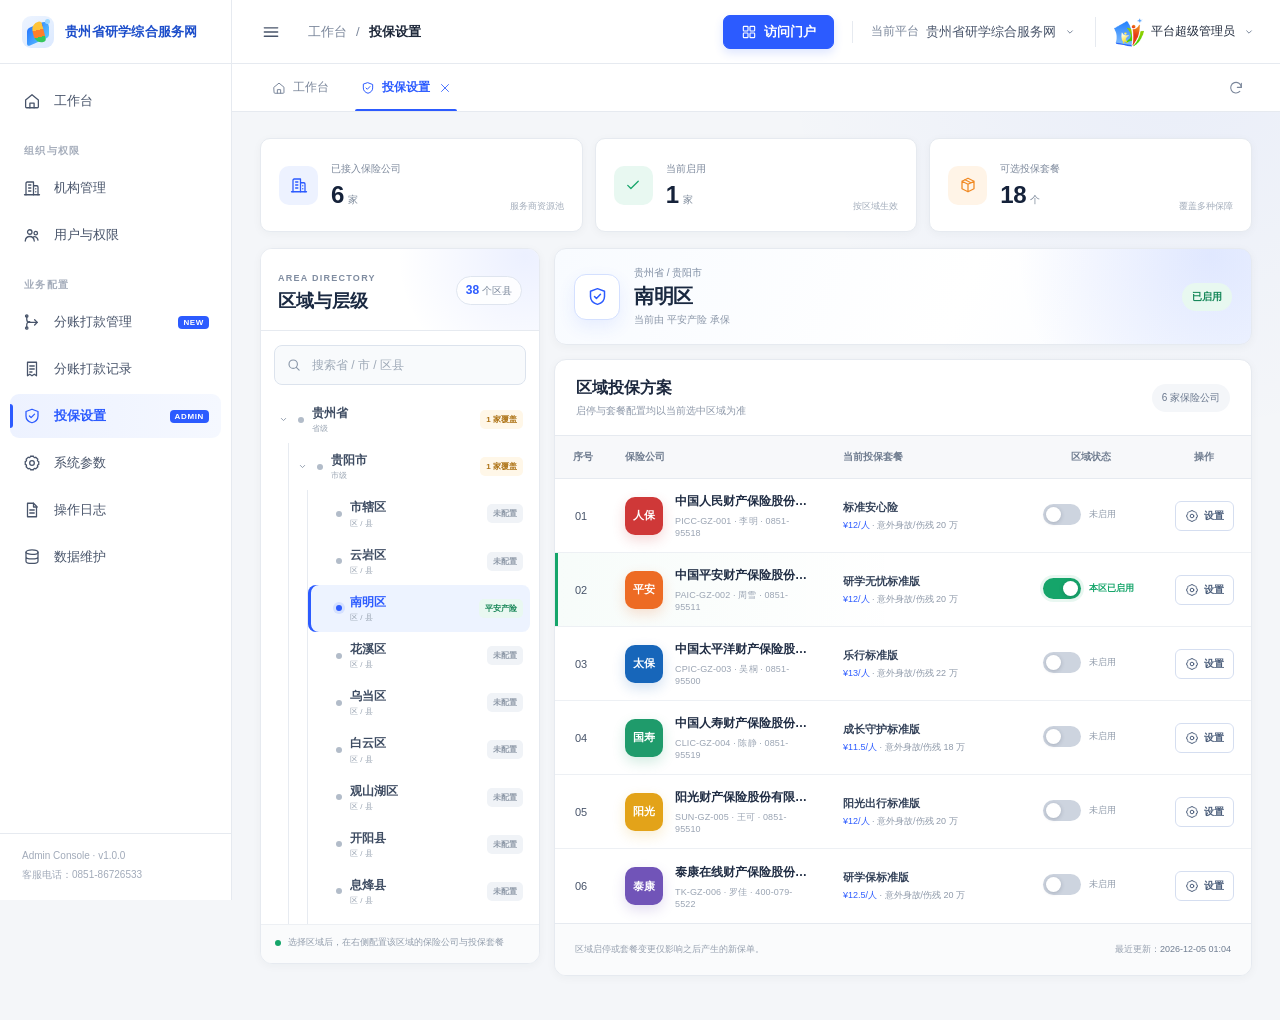
<file: insurance-management/admin.html>
<!doctype html>
<html lang="zh-CN">
  <head>
    <meta charset="UTF-8" />
    <meta name="viewport" content="width=device-width, initial-scale=1.0" />
    <meta
      name="description"
      content="贵州省研学综合服务网投保设置 Admin HTML Demo"
    />
    <title>投保设置｜贵州省研学综合服务网 Admin</title>
    <link rel="icon" type="image/png" href="../assets/logo-title.png" />
    <link rel="stylesheet" href="./styles.css" />
    <link rel="stylesheet" href="./admin.css?v=20261030-region-2" />
  </head>
  <body>
    <svg class="svg-sprite" aria-hidden="true">
      <symbol id="icon-menu" viewBox="0 0 24 24">
        <path d="M4 7h16M4 12h16M4 17h16" />
      </symbol>
      <symbol id="icon-home" viewBox="0 0 24 24">
        <path d="m3.5 10.6 8.5-7 8.5 7v9.1a1.3 1.3 0 0 1-1.3 1.3H4.8a1.3 1.3 0 0 1-1.3-1.3z" />
        <path d="M9.2 21v-6.2h5.6V21" />
      </symbol>
      <symbol id="icon-grid" viewBox="0 0 24 24">
        <rect x="3.5" y="3.5" width="7" height="7" rx="1" />
        <rect x="13.5" y="3.5" width="7" height="7" rx="1" />
        <rect x="3.5" y="13.5" width="7" height="7" rx="1" />
        <rect x="13.5" y="13.5" width="7" height="7" rx="1" />
      </symbol>
      <symbol id="icon-shield" viewBox="0 0 24 24">
        <path d="M12 3 20 6v5.9c0 4.8-3.2 7.7-8 9.1-4.8-1.4-8-4.3-8-9.1V6z" />
        <path d="m8.6 12 2.2 2.2 4.6-4.7" />
      </symbol>
      <symbol id="icon-split" viewBox="0 0 24 24">
        <path d="M5 4v4.5c0 2.2 1.8 4 4 4h10" />
        <path d="m15.5 9 3.5 3.5-3.5 3.5M5 20v-4.5c0-2.2 1.8-4 4-4" />
        <circle cx="5" cy="4" r="1.6" />
        <circle cx="5" cy="20" r="1.6" />
      </symbol>
      <symbol id="icon-receipt" viewBox="0 0 24 24">
        <path d="M6 3h12v18l-3-2-3 2-3-2-3 2z" />
        <path d="M9 8h6M9 12h6M9 16h3" />
      </symbol>
      <symbol id="icon-building" viewBox="0 0 24 24">
        <path d="M4 21V5.5A1.5 1.5 0 0 1 5.5 4H14v17M14 9h4.5A1.5 1.5 0 0 1 20 10.5V21" />
        <path d="M2 21h20M7.5 8h3M7.5 12h3M7.5 16h3M17 13h.1M17 17h.1" />
      </symbol>
      <symbol id="icon-users" viewBox="0 0 24 24">
        <circle cx="9" cy="8" r="3" />
        <circle cx="17" cy="9.5" r="2.3" />
        <path d="M3 20c.4-4 2.4-6 6-6s5.6 2 6 6M14.2 14.4c3.2-.6 5.3 1.3 5.8 4.3" />
      </symbol>
      <symbol id="icon-settings" viewBox="0 0 24 24">
        <circle cx="12" cy="12" r="3.1" />
        <path d="M19.4 15a1.7 1.7 0 0 0 .35 1.9l.06.06-2.85 2.85-.06-.06a1.7 1.7 0 0 0-1.9-.35 1.7 1.7 0 0 0-1 1.56V21h-4v-.09A1.7 1.7 0 0 0 8.95 19.4a1.7 1.7 0 0 0-1.9.35l-.06.06-2.85-2.85.06-.06A1.7 1.7 0 0 0 4.6 15a1.7 1.7 0 0 0-1.56-1H3v-4h.09A1.7 1.7 0 0 0 4.6 8.95a1.7 1.7 0 0 0-.35-1.9l-.06-.06L7.04 4.14l.06.06a1.7 1.7 0 0 0 1.9.35A1.7 1.7 0 0 0 10 3V3h4v.09a1.7 1.7 0 0 0 1 1.56 1.7 1.7 0 0 0 1.9-.35l.06-.06 2.85 2.85-.06.06a1.7 1.7 0 0 0-.35 1.9 1.7 1.7 0 0 0 1.56 1H21v4h-.09A1.7 1.7 0 0 0 19.4 15Z" />
      </symbol>
      <symbol id="icon-file" viewBox="0 0 24 24">
        <path d="M6 3h8l4 4v14H6z" />
        <path d="M14 3v5h5M9 12h6M9 16h6" />
      </symbol>
      <symbol id="icon-database" viewBox="0 0 24 24">
        <ellipse cx="12" cy="5.5" rx="8" ry="3" />
        <path d="M4 5.5v6c0 1.7 3.6 3 8 3s8-1.3 8-3v-6M4 11.5v6c0 1.7 3.6 3 8 3s8-1.3 8-3v-6" />
      </symbol>
      <symbol id="icon-check" viewBox="0 0 24 24">
        <path d="m5 12.5 4.2 4.2L19 7" />
      </symbol>
      <symbol id="icon-chevron" viewBox="0 0 24 24">
        <path d="m8 10 4 4 4-4" />
      </symbol>
      <symbol id="icon-close" viewBox="0 0 24 24">
        <path d="m5 5 14 14M19 5 5 19" />
      </symbol>
      <symbol id="icon-refresh" viewBox="0 0 24 24">
        <path d="M20 11a8 8 0 1 0-2.3 6.2" />
        <path d="M20 5v6h-6" />
      </symbol>
      <symbol id="icon-search" viewBox="0 0 24 24">
        <circle cx="10.8" cy="10.8" r="6.3" />
        <path d="m15.5 15.5 4.2 4.2" />
      </symbol>
      <symbol id="icon-package" viewBox="0 0 24 24">
        <path d="m4 7 8-4 8 4-8 4zM4 7v10l8 4 8-4V7M12 11v10" />
        <path d="m8 5 8 4" />
      </symbol>
      <symbol id="icon-lock" viewBox="0 0 24 24">
        <rect x="4.5" y="10" width="15" height="11" rx="2" />
        <path d="M8 10V7a4 4 0 0 1 8 0v3M12 14v3" />
      </symbol>
    </svg>

    <div class="app-shell admin-shell" id="appShell">
      <aside class="sidebar" id="sidebar" aria-label="Admin 后台主导航">
        <div class="sidebar__brand">
          <a href="#" class="brand-mark" aria-label="贵州省研学综合服务网">
            <span class="brand-mark__icon" aria-hidden="true">
              <i></i><i></i><i></i>
            </span>
            <span class="brand-mark__text">贵州省研学综合服务网</span>
          </a>
        </div>

        <nav class="main-nav">
          <a class="nav-item" href="#" aria-label="工作台">
            <span class="nav-item__icon"><svg><use href="#icon-home"></use></svg></span>
            <span class="nav-item__label">工作台</span>
          </a>

          <p class="nav-section-label">组织与权限</p>
          <a class="nav-item" href="#" aria-label="机构管理">
            <span class="nav-item__icon"><svg><use href="#icon-building"></use></svg></span>
            <span class="nav-item__label">机构管理</span>
          </a>
          <a class="nav-item" href="#" aria-label="用户与权限">
            <span class="nav-item__icon"><svg><use href="#icon-users"></use></svg></span>
            <span class="nav-item__label">用户与权限</span>
          </a>

          <p class="nav-section-label">业务配置</p>
          <a class="nav-item" href="../settlement-management/admin.html" aria-label="分账打款管理">
            <span class="nav-item__icon"><svg><use href="#icon-split"></use></svg></span>
            <span class="nav-item__label">分账打款管理</span>
            <span class="nav-item__badge">NEW</span>
          </a>
          <a class="nav-item" href="../settlement-management/records.html" aria-label="分账打款记录">
            <span class="nav-item__icon"><svg><use href="#icon-receipt"></use></svg></span>
            <span class="nav-item__label">分账打款记录</span>
          </a>
          <a class="nav-item is-active" href="#" aria-current="page" aria-label="投保设置">
            <span class="nav-item__icon"><svg><use href="#icon-shield"></use></svg></span>
            <span class="nav-item__label">投保设置</span>
            <span class="nav-item__badge">ADMIN</span>
          </a>
          <a class="nav-item" href="#" aria-label="系统参数">
            <span class="nav-item__icon"><svg><use href="#icon-settings"></use></svg></span>
            <span class="nav-item__label">系统参数</span>
          </a>
          <a class="nav-item" href="#" aria-label="操作日志">
            <span class="nav-item__icon"><svg><use href="#icon-file"></use></svg></span>
            <span class="nav-item__label">操作日志</span>
          </a>
          <a class="nav-item" href="#" aria-label="数据维护">
            <span class="nav-item__icon"><svg><use href="#icon-database"></use></svg></span>
            <span class="nav-item__label">数据维护</span>
          </a>
        </nav>

        <div class="sidebar__footer">
          <span>Admin Console · v1.0.0</span>
          <span>客服电话：0851-86726533</span>
        </div>
      </aside>

      <div class="sidebar-backdrop" id="sidebarBackdrop" hidden></div>

      <div class="workspace">
        <header class="topbar">
          <div class="topbar__left">
            <button class="icon-button menu-toggle" id="menuToggle" type="button" aria-label="切换侧边栏">
              <svg><use href="#icon-menu"></use></svg>
            </button>
            <nav class="breadcrumb" aria-label="面包屑">
              <a href="#">工作台</a>
              <span>/</span>
              <strong>投保设置</strong>
            </nav>
          </div>

          <div class="topbar__right">
            <button class="portal-button" type="button">
              <svg><use href="#icon-grid"></use></svg>
              <span>访问门户</span>
            </button>
            <span class="topbar__divider"></span>
            <div class="org-chip">
              <span class="org-chip__label">当前平台</span>
              <span class="org-chip__name">贵州省研学综合服务网</span>
              <svg><use href="#icon-chevron"></use></svg>
            </div>
            <div class="account">
              <img src="../assets/logo-title.png" alt="" />
              <span>平台超级管理员</span>
              <svg><use href="#icon-chevron"></use></svg>
            </div>
          </div>
        </header>

        <div class="tabbar" aria-label="已打开页面">
          <button class="page-tab" type="button">
            <svg><use href="#icon-home"></use></svg>
            <span>工作台</span>
          </button>
          <button class="page-tab is-active" type="button">
            <svg><use href="#icon-shield"></use></svg>
            <span>投保设置</span>
            <svg class="page-tab__close"><use href="#icon-close"></use></svg>
          </button>
          <button class="tabbar__refresh" type="button" aria-label="刷新页面">
            <svg><use href="#icon-refresh"></use></svg>
          </button>
        </div>

        <main class="content admin-content">
          <section class="admin-metrics" aria-label="投保配置概览">
            <article class="admin-metric">
              <span class="admin-metric__icon is-blue"><svg><use href="#icon-building"></use></svg></span>
              <div>
                <p>已接入保险公司</p>
                <strong><span id="companyTotal">0</span><small>家</small></strong>
              </div>
              <span class="admin-metric__note">服务商资源池</span>
            </article>
            <article class="admin-metric">
              <span class="admin-metric__icon is-green"><svg><use href="#icon-check"></use></svg></span>
              <div>
                <p>当前启用</p>
                <strong><span id="activeCompanyTotal">0</span><small>家</small></strong>
              </div>
              <span class="admin-metric__note">按区域生效</span>
            </article>
            <article class="admin-metric">
              <span class="admin-metric__icon is-orange"><svg><use href="#icon-package"></use></svg></span>
              <div>
                <p>可选投保套餐</p>
                <strong><span id="planTotal">0</span><small>个</small></strong>
              </div>
              <span class="admin-metric__note">覆盖多种保障</span>
            </article>
          </section>

          <section class="insurance-workbench">
            <aside class="insurance-region-browser" aria-labelledby="regionBrowserTitle">
              <header class="insurance-region-browser__head">
                <div>
                  <span class="region-kicker">AREA DIRECTORY</span>
                  <h2 id="regionBrowserTitle">区域与层级</h2>
                </div>
                <span class="region-browser-count">
                  <strong id="regionCoveredTotal">38</strong> 个区县
                </span>
              </header>

              <label class="insurance-region-search">
                <svg aria-hidden="true"><use href="#icon-search"></use></svg>
                <input
                  id="regionSearch"
                  type="search"
                  placeholder="搜索省 / 市 / 区县"
                  autocomplete="off"
                />
              </label>

              <div
                class="insurance-region-tree"
                id="regionTree"
                role="tree"
                aria-label="贵州省市与区县"
              ></div>

              <footer class="insurance-region-browser__foot">
                <span class="insurance-region-browser__dot" aria-hidden="true"></span>
                选择区域后，在右侧配置该区域的保险公司与投保套餐
              </footer>
            </aside>

            <div class="insurance-config">
              <section class="selected-region-panel" aria-labelledby="selectedRegionTitle">
                <span class="selected-region-panel__icon" aria-hidden="true">
                  <svg><use href="#icon-shield"></use></svg>
                </span>
                <div class="selected-region-panel__body">
                  <span class="selected-region-panel__path" id="selectedRegionPath">
                    贵州省
                  </span>
                  <h2 id="selectedRegionTitle">贵州省</h2>
                  <p id="selectedRegionMeta">选择区域后配置投保服务</p>
                </div>
                <span class="selected-region-panel__status" id="selectedRegionStatus">
                  未配置
                </span>
              </section>

              <section class="admin-table-card">
                <header class="admin-table-card__head">
                  <div>
                    <h2>区域投保方案</h2>
                    <p>启停与套餐配置均以当前选中区域为准</p>
                  </div>
                  <span class="provider-count" id="regionalProviderCount">0 家保险公司</span>
                </header>

                <div class="provider-table-wrap">
                  <table class="provider-table">
                    <thead>
                      <tr>
                        <th class="provider-col-index">序号</th>
                        <th>保险公司</th>
                        <th class="provider-col-package">当前投保套餐</th>
                        <th class="provider-col-status">区域状态</th>
                        <th class="provider-col-action">操作</th>
                      </tr>
                    </thead>
                    <tbody id="companyTableBody"></tbody>
                  </table>
                </div>

                <footer class="admin-table-card__foot">
                  <span>区域启停或套餐变更仅影响之后产生的新保单。</span>
                  <span>最近更新：<strong id="updatedAt">--</strong></span>
                </footer>
              </section>
            </div>
          </section>
        </main>
      </div>
    </div>

    <div class="modal-backdrop" id="settingsModal" hidden>
      <section
        class="settings-modal"
        role="dialog"
        aria-modal="true"
        aria-labelledby="settingsTitle"
      >
        <header class="settings-modal__head">
          <div>
            <span class="modal-kicker">INSURANCE PLAN</span>
            <h2 id="settingsTitle">设置投保套餐</h2>
          </div>
          <button class="icon-button" id="settingsClose" type="button" aria-label="关闭设置">
            <svg><use href="#icon-close"></use></svg>
          </button>
        </header>

        <div class="settings-modal__body">
          <section class="settings-provider" aria-label="当前保险公司">
            <span class="settings-provider__logo" id="settingsLogo">保</span>
            <div>
              <h3 id="settingsCompanyName">保险公司</h3>
              <p id="settingsCompanyMeta"></p>
            </div>
            <span class="settings-provider__status" id="settingsStatus">未启用</span>
          </section>

          <section class="plan-section" aria-labelledby="planSectionTitle">
            <div class="plan-section__head">
              <div>
                <h3 id="planSectionTitle">选择投保套餐</h3>
                <p>套餐将应用于后续一键投保及单人投保订单</p>
              </div>
              <span>单选</span>
            </div>
            <div class="plan-grid" id="planGrid"></div>
          </section>

          <p class="settings-note">
            <svg><use href="#icon-shield"></use></svg>
            套餐变更仅影响之后产生的新保单，历史保单不受影响。
          </p>
        </div>

        <footer class="settings-modal__foot">
          <button class="ghost-button" id="settingsCancel" type="button">取消</button>
          <button class="primary-button" id="settingsSave" type="button">
            <svg><use href="#icon-check"></use></svg>
            保存套餐
          </button>
        </footer>
      </section>
    </div>

    <div class="toast-region" id="toastRegion" aria-live="polite" aria-atomic="true"></div>

    <script src="./admin.js?v=20261030-region-2"></script>
  </body>
</html>
</file>
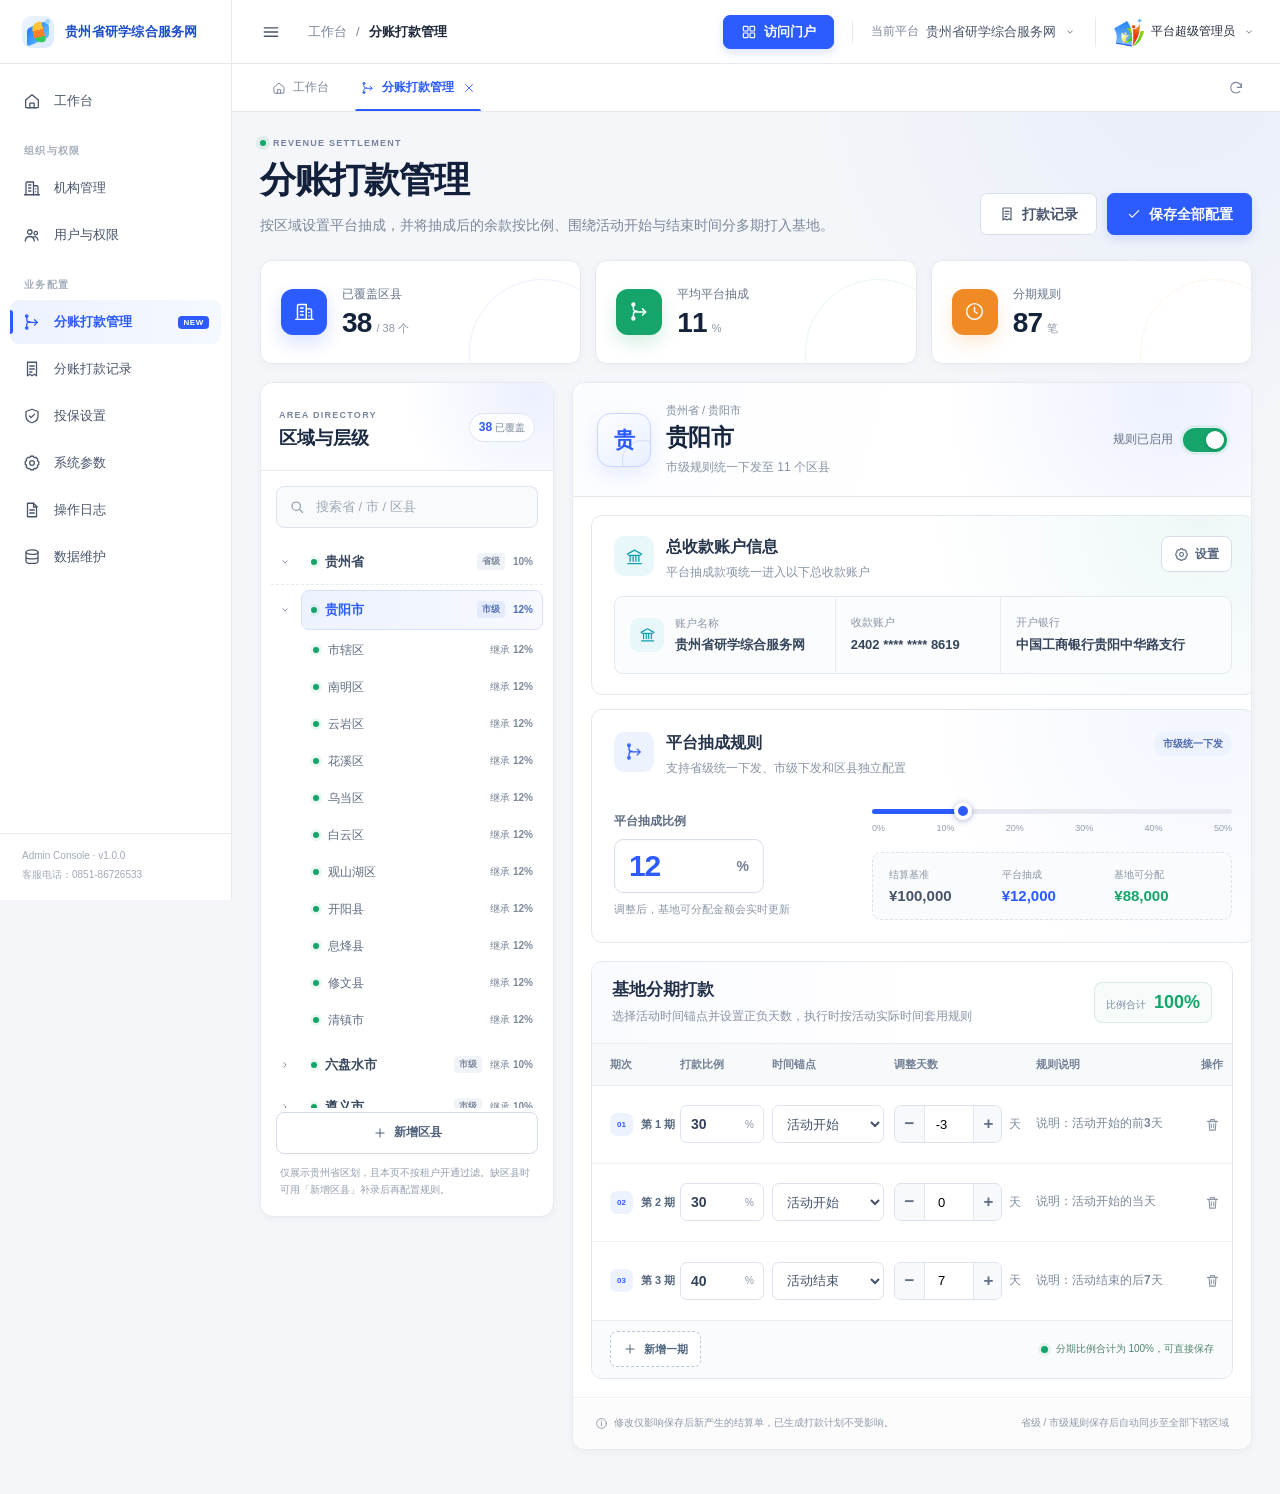
<file: settlement-management/admin.html>
<!doctype html>
<html lang="zh-CN">
  <head>
    <meta charset="UTF-8" />
    <meta name="viewport" content="width=device-width, initial-scale=1.0" />
    <meta
      name="description"
      content="贵州省研学综合服务网分账打款管理 Admin HTML Demo"
    />
    <title>分账打款管理｜贵州省研学综合服务网 Admin</title>
    <link rel="icon" type="image/png" href="../assets/logo-title.png" />
    <link rel="stylesheet" href="../insurance-management/styles.css" />
    <link rel="stylesheet" href="./admin.css" />
  </head>
  <body>
    <svg class="svg-sprite" aria-hidden="true">
      <symbol id="icon-menu" viewBox="0 0 24 24">
        <path d="M4 7h16M4 12h16M4 17h16" />
      </symbol>
      <symbol id="icon-home" viewBox="0 0 24 24">
        <path d="m3.5 10.6 8.5-7 8.5 7v9.1a1.3 1.3 0 0 1-1.3 1.3H4.8a1.3 1.3 0 0 1-1.3-1.3z" />
        <path d="M9.2 21v-6.2h5.6V21" />
      </symbol>
      <symbol id="icon-grid" viewBox="0 0 24 24">
        <rect x="3.5" y="3.5" width="7" height="7" rx="1" />
        <rect x="13.5" y="3.5" width="7" height="7" rx="1" />
        <rect x="3.5" y="13.5" width="7" height="7" rx="1" />
        <rect x="13.5" y="13.5" width="7" height="7" rx="1" />
      </symbol>
      <symbol id="icon-building" viewBox="0 0 24 24">
        <path d="M4 21V5.5A1.5 1.5 0 0 1 5.5 4H14v17M14 9h4.5A1.5 1.5 0 0 1 20 10.5V21" />
        <path d="M2 21h20M7.5 8h3M7.5 12h3M7.5 16h3M17 13h.1M17 17h.1" />
      </symbol>
      <symbol id="icon-users" viewBox="0 0 24 24">
        <circle cx="9" cy="8" r="3" />
        <circle cx="17" cy="9.5" r="2.3" />
        <path d="M3 20c.4-4 2.4-6 6-6s5.6 2 6 6M14.2 14.4c3.2-.6 5.3 1.3 5.8 4.3" />
      </symbol>
      <symbol id="icon-split" viewBox="0 0 24 24">
        <path d="M5 4v4.5c0 2.2 1.8 4 4 4h10" />
        <path d="m15.5 9 3.5 3.5-3.5 3.5M5 20v-4.5c0-2.2 1.8-4 4-4" />
        <circle cx="5" cy="4" r="1.6" />
        <circle cx="5" cy="20" r="1.6" />
      </symbol>
      <symbol id="icon-shield" viewBox="0 0 24 24">
        <path d="M12 3 20 6v5.9c0 4.8-3.2 7.7-8 9.1-4.8-1.4-8-4.3-8-9.1V6z" />
        <path d="m8.6 12 2.2 2.2 4.6-4.7" />
      </symbol>
      <symbol id="icon-settings" viewBox="0 0 24 24">
        <circle cx="12" cy="12" r="3.1" />
        <path d="M19.4 15a1.7 1.7 0 0 0 .35 1.9l.06.06-2.85 2.85-.06-.06a1.7 1.7 0 0 0-1.9-.35 1.7 1.7 0 0 0-1 1.56V21h-4v-.09A1.7 1.7 0 0 0 8.95 19.4a1.7 1.7 0 0 0-1.9.35l-.06.06-2.85-2.85.06-.06A1.7 1.7 0 0 0 4.6 15a1.7 1.7 0 0 0-1.56-1H3v-4h.09A1.7 1.7 0 0 0 4.6 8.95a1.7 1.7 0 0 0-.35-1.9l-.06-.06L7.04 4.14l.06.06a1.7 1.7 0 0 0 1.9.35A1.7 1.7 0 0 0 10 3V3h4v.09a1.7 1.7 0 0 0 1 1.56 1.7 1.7 0 0 0 1.9-.35l.06-.06 2.85 2.85-.06.06a1.7 1.7 0 0 0-.35 1.9 1.7 1.7 0 0 0 1.56 1H21v4h-.09A1.7 1.7 0 0 0 19.4 15Z" />
      </symbol>
      <symbol id="icon-file" viewBox="0 0 24 24">
        <path d="M6 3h8l4 4v14H6z" />
        <path d="M14 3v5h5M9 12h6M9 16h6" />
      </symbol>
      <symbol id="icon-database" viewBox="0 0 24 24">
        <ellipse cx="12" cy="5.5" rx="8" ry="3" />
        <path d="M4 5.5v6c0 1.7 3.6 3 8 3s8-1.3 8-3v-6M4 11.5v6c0 1.7 3.6 3 8 3s8-1.3 8-3v-6" />
      </symbol>
      <symbol id="icon-chevron" viewBox="0 0 24 24">
        <path d="m8 10 4 4 4-4" />
      </symbol>
      <symbol id="icon-chevron-right" viewBox="0 0 24 24">
        <path d="m10 7 5 5-5 5" />
      </symbol>
      <symbol id="icon-close" viewBox="0 0 24 24">
        <path d="m5 5 14 14M19 5 5 19" />
      </symbol>
      <symbol id="icon-refresh" viewBox="0 0 24 24">
        <path d="M20 11a8 8 0 1 0-2.3 6.2" />
        <path d="M20 5v6h-6" />
      </symbol>
      <symbol id="icon-check" viewBox="0 0 24 24">
        <path d="m5 12.5 4.2 4.2L19 7" />
      </symbol>
      <symbol id="icon-search" viewBox="0 0 24 24">
        <circle cx="10.8" cy="10.8" r="6.3" />
        <path d="m16 16 4.2 4.2" />
      </symbol>
      <symbol id="icon-plus" viewBox="0 0 24 24">
        <path d="M12 5v14M5 12h14" />
      </symbol>
      <symbol id="icon-trash" viewBox="0 0 24 24">
        <path d="M4 7h16M9 7V4h6v3M6.5 7l1 14h9l1-14M10 11v6M14 11v6" />
      </symbol>
      <symbol id="icon-calendar" viewBox="0 0 24 24">
        <rect x="3.5" y="5.5" width="17" height="15" rx="2" />
        <path d="M7.5 3v5M16.5 3v5M3.5 10h17" />
      </symbol>
      <symbol id="icon-bank" viewBox="0 0 24 24">
        <path d="m3 9 9-5 9 5M4.5 10.5h15M6.5 10.5V18M10.3 10.5V18M13.7 10.5V18M17.5 10.5V18M3.5 21h17" />
      </symbol>
      <symbol id="icon-receipt" viewBox="0 0 24 24">
        <path d="M6 3h12v18l-3-2-3 2-3-2-3 2z" />
        <path d="M9 8h6M9 12h6M9 16h3" />
      </symbol>
      <symbol id="icon-wallet" viewBox="0 0 24 24">
        <path d="M4 6.5A2.5 2.5 0 0 1 6.5 4H19v16H6.5A2.5 2.5 0 0 1 4 17.5z" />
        <path d="M4 7h15M15 11h7v5h-7a2.5 2.5 0 0 1 0-5Z" />
      </symbol>
      <symbol id="icon-info" viewBox="0 0 24 24">
        <circle cx="12" cy="12" r="9" />
        <path d="M12 10v6M12 7h.01" />
      </symbol>
      <symbol id="icon-clock" viewBox="0 0 24 24">
        <circle cx="12" cy="12" r="9" />
        <path d="M12 7v5l3 2" />
      </symbol>
    </svg>

    <div class="app-shell admin-shell settlement-shell" id="appShell">
      <aside class="sidebar" id="sidebar" aria-label="Admin 后台主导航">
        <div class="sidebar__brand">
          <a href="#" class="brand-mark" aria-label="贵州省研学综合服务网">
            <span class="brand-mark__icon" aria-hidden="true">
              <i></i><i></i><i></i>
            </span>
            <span class="brand-mark__text">贵州省研学综合服务网</span>
          </a>
        </div>

        <nav class="main-nav">
          <a class="nav-item" href="#" aria-label="工作台">
            <span class="nav-item__icon"><svg><use href="#icon-home"></use></svg></span>
            <span class="nav-item__label">工作台</span>
          </a>

          <p class="nav-section-label">组织与权限</p>
          <a class="nav-item" href="#" aria-label="机构管理">
            <span class="nav-item__icon"><svg><use href="#icon-building"></use></svg></span>
            <span class="nav-item__label">机构管理</span>
          </a>
          <a class="nav-item" href="#" aria-label="用户与权限">
            <span class="nav-item__icon"><svg><use href="#icon-users"></use></svg></span>
            <span class="nav-item__label">用户与权限</span>
          </a>

          <p class="nav-section-label">业务配置</p>
          <a class="nav-item is-active" href="#" aria-current="page" aria-label="分账打款管理">
            <span class="nav-item__icon"><svg><use href="#icon-split"></use></svg></span>
            <span class="nav-item__label">分账打款管理</span>
            <span class="nav-item__badge">NEW</span>
          </a>
          <a class="nav-item" href="./records.html" aria-label="分账打款记录">
            <span class="nav-item__icon"><svg><use href="#icon-receipt"></use></svg></span>
            <span class="nav-item__label">分账打款记录</span>
          </a>
          <a class="nav-item" href="../insurance-management/admin.html" aria-label="投保设置">
            <span class="nav-item__icon"><svg><use href="#icon-shield"></use></svg></span>
            <span class="nav-item__label">投保设置</span>
          </a>
          <a class="nav-item" href="#" aria-label="系统参数">
            <span class="nav-item__icon"><svg><use href="#icon-settings"></use></svg></span>
            <span class="nav-item__label">系统参数</span>
          </a>
          <a class="nav-item" href="#" aria-label="操作日志">
            <span class="nav-item__icon"><svg><use href="#icon-file"></use></svg></span>
            <span class="nav-item__label">操作日志</span>
          </a>
          <a class="nav-item" href="#" aria-label="数据维护">
            <span class="nav-item__icon"><svg><use href="#icon-database"></use></svg></span>
            <span class="nav-item__label">数据维护</span>
          </a>
        </nav>

        <div class="sidebar__footer">
          <span>Admin Console · v1.0.0</span>
          <span>客服电话：0851-86726533</span>
        </div>
      </aside>

      <div class="sidebar-backdrop" id="sidebarBackdrop" hidden></div>

      <div class="workspace">
        <header class="topbar">
          <div class="topbar__left">
            <button class="icon-button menu-toggle" id="menuToggle" type="button" aria-label="切换侧边栏">
              <svg><use href="#icon-menu"></use></svg>
            </button>
            <nav class="breadcrumb" aria-label="面包屑">
              <a href="#">工作台</a>
              <span>/</span>
              <strong>分账打款管理</strong>
            </nav>
          </div>

          <div class="topbar__right">
            <button class="portal-button" type="button">
              <svg><use href="#icon-grid"></use></svg>
              <span>访问门户</span>
            </button>
            <span class="topbar__divider"></span>
            <div class="org-chip">
              <span class="org-chip__label">当前平台</span>
              <span class="org-chip__name">贵州省研学综合服务网</span>
              <svg><use href="#icon-chevron"></use></svg>
            </div>
            <div class="account">
              <img src="../assets/logo-title.png" alt="" />
              <span>平台超级管理员</span>
              <svg><use href="#icon-chevron"></use></svg>
            </div>
          </div>
        </header>

        <div class="tabbar" aria-label="已打开页面">
          <button class="page-tab" type="button">
            <svg><use href="#icon-home"></use></svg>
            <span>工作台</span>
          </button>
          <button class="page-tab is-active" type="button">
            <svg><use href="#icon-split"></use></svg>
            <span>分账打款管理</span>
            <svg class="page-tab__close"><use href="#icon-close"></use></svg>
          </button>
          <button class="tabbar__refresh" type="button" aria-label="刷新页面">
            <svg><use href="#icon-refresh"></use></svg>
          </button>
        </div>

        <main class="content settlement-content">
          <div class="page-heading settlement-heading">
            <div>
              <div class="eyebrow">
                <span class="eyebrow__dot"></span>
                REVENUE SETTLEMENT
              </div>
              <h1>分账打款管理</h1>
              <p>按区域设置平台抽成，并将抽成后的余款按比例、围绕活动开始与结束时间分多期打入基地。</p>
            </div>
            <div class="settlement-heading__actions">
              <a class="secondary-button" href="./records.html">
                <svg><use href="#icon-receipt"></use></svg>
                打款记录
              </a>
              <button class="primary-button" id="saveAllButton" type="button">
                <svg><use href="#icon-check"></use></svg>
                保存全部配置
              </button>
            </div>
          </div>

          <section class="settlement-summary" aria-label="分账配置概览">
            <article class="settlement-summary__card is-blue">
              <span class="settlement-summary__icon"><svg><use href="#icon-building"></use></svg></span>
              <div>
                <p>已覆盖区县</p>
                <strong><span id="configuredRegionTotal">0</span><small>/ <span id="regionTotal">0</span> 个</small></strong>
              </div>
              <span class="settlement-summary__note">省 / 市规则自动下发</span>
            </article>
            <article class="settlement-summary__card is-green">
              <span class="settlement-summary__icon"><svg><use href="#icon-split"></use></svg></span>
              <div>
                <p>平均平台抽成</p>
                <strong><span id="averageCommission">0</span><small>%</small></strong>
              </div>
              <span class="settlement-summary__note">按独立规则统计</span>
            </article>
            <article class="settlement-summary__card is-orange">
              <span class="settlement-summary__icon"><svg><use href="#icon-clock"></use></svg></span>
              <div>
                <p>分期规则</p>
                <strong><span id="pendingInstallmentTotal">0</span><small>笔</small></strong>
              </div>
              <span class="settlement-summary__note">按活动锚点自动套用</span>
            </article>
          </section>

          <section class="settlement-workbench">
            <aside class="region-browser" aria-labelledby="regionBrowserTitle">
              <header class="region-browser__head">
                <div>
                  <span class="section-kicker">AREA DIRECTORY</span>
                  <h2 id="regionBrowserTitle">区域与层级</h2>
                </div>
                <span class="region-browser__count"><strong id="regionConfiguredInline">0</strong> 已覆盖</span>
              </header>

              <label class="region-search">
                <svg aria-hidden="true"><use href="#icon-search"></use></svg>
                <input id="regionSearch" type="search" placeholder="搜索省 / 市 / 区县" autocomplete="off" />
              </label>

              <div class="region-tree" id="regionTree" aria-label="贵州省市与区县"></div>

              <button class="add-region-button" id="addRegionButton" type="button">
                <svg><use href="#icon-plus"></use></svg>
                新增区县
              </button>
              <p class="region-browser__note">
                仅展示贵州省区划，且本页不按租户开通过滤。缺区县时可用「新增区县」补录后再配置规则。
              </p>
            </aside>

            <section class="region-config" aria-labelledby="selectedRegionTitle">
              <header class="region-config__head">
                <div class="selected-region">
                  <span class="selected-region__mark" id="selectedRegionMark">南</span>
                  <div>
                    <div class="selected-region__path" id="selectedRegionPath">贵州省 / 贵阳市</div>
                    <h2 id="selectedRegionTitle">南明区</h2>
                    <p id="selectedRegionMeta">南明区研学实践基地 · 已启用区域分账</p>
                  </div>
                </div>
                <div class="region-switch">
                  <span id="regionSwitchLabel">规则已启用</span>
                  <button
                    class="toggle-switch"
                    id="regionEnabledSwitch"
                    type="button"
                    role="switch"
                    aria-checked="true"
                    aria-label="切换当前区域分账规则"
                  ></button>
                </div>
              </header>

              <div class="config-grid">
                <article class="settings-card master-account-card">
                  <header class="settings-card__head">
                    <span class="settings-card__icon is-cyan"><svg><use href="#icon-bank"></use></svg></span>
                    <div>
                      <h3>总收款账户信息</h3>
                      <p>平台抽成款项统一进入以下总收款账户</p>
                    </div>
                    <button class="account-settings-button" id="masterAccountButton" type="button">
                      <svg><use href="#icon-settings"></use></svg>
                      设置
                    </button>
                  </header>
                  <div class="master-account-summary">
                    <div class="master-account-owner">
                      <span class="master-account-owner__bank">
                        <svg><use href="#icon-bank"></use></svg>
                      </span>
                      <div>
                        <span>账户名称</span>
                        <strong id="masterAccountName">贵州省研学综合服务网</strong>
                      </div>
                    </div>
                    <div>
                      <span>收款账户</span>
                      <strong id="masterAccountNumber">2402 **** **** 8619</strong>
                    </div>
                    <div>
                      <span>开户银行</span>
                      <strong id="masterAccountBank">中国工商银行贵阳中华路支行</strong>
                    </div>
                  </div>
                </article>

                <article class="settings-card commission-card">
                  <header class="settings-card__head">
                    <span class="settings-card__icon is-blue"><svg><use href="#icon-split"></use></svg></span>
                    <div>
                      <h3>平台抽成规则</h3>
                      <p>支持省级统一下发、市级下发和区县独立配置</p>
                    </div>
                    <span class="config-state" id="commissionState">独立配置</span>
                  </header>

                  <div class="commission-editor">
                    <label class="commission-input" for="commissionInput">
                      <span>平台抽成比例</span>
                      <span class="commission-input__control">
                        <input id="commissionInput" type="number" min="0" max="100" step="0.5" inputmode="decimal" />
                        <i>%</i>
                      </span>
                    </label>
                    <p>调整后，基地可分配金额会实时更新</p>
                  </div>

                  <input
                    class="commission-range"
                    id="commissionRange"
                    type="range"
                    min="0"
                    max="50"
                    step="0.5"
                    aria-label="平台抽成比例"
                  />
                  <div class="range-scale" aria-hidden="true">
                    <span>0%</span>
                    <span>10%</span>
                    <span>20%</span>
                    <span>30%</span>
                    <span>40%</span>
                    <span>50%</span>
                  </div>

                  <div class="money-preview">
                    <div>
                      <span>结算基准</span>
                      <strong>¥100,000</strong>
                    </div>
                    <span class="money-preview__operator">−</span>
                    <div>
                      <span>平台抽成</span>
                      <strong class="is-blue" id="commissionAmount">¥10,000</strong>
                    </div>
                    <span class="money-preview__operator">=</span>
                    <div class="money-preview__result">
                      <span>基地可分配</span>
                      <strong id="basePayableAmount">¥90,000</strong>
                    </div>
                  </div>

                </article>
              </div>

              <article class="installments-card" aria-labelledby="installmentsTitle">
                <header class="installments-card__head">
                  <div>
                    <h3 id="installmentsTitle">基地分期打款</h3>
                    <p>选择活动时间锚点并设置正负天数，执行时按活动实际时间套用规则</p>
                  </div>
                  <div class="installments-card__summary">
                    <span>比例合计</span>
                    <strong id="installmentTotal">100%</strong>
                  </div>
                </header>

                <div class="installment-table">
                  <div class="installment-table__head" aria-hidden="true">
                    <span>期次</span>
                    <span>打款比例</span>
                    <span>时间锚点</span>
                    <span>调整天数</span>
                    <span>规则说明</span>
                    <span>操作</span>
                  </div>
                  <div class="installment-rows" id="installmentRows"></div>
                </div>

                <footer class="installments-card__foot">
                  <button class="add-installment-button" id="addInstallmentButton" type="button">
                    <svg><use href="#icon-plus"></use></svg>
                    新增一期
                  </button>
                  <div class="installment-validation" id="installmentValidation">
                    <span class="validation-dot"></span>
                    <span>分期比例合计为 100%，可直接保存</span>
                  </div>
                </footer>
              </article>

              <footer class="region-config__foot">
                <span>
                  <svg><use href="#icon-info"></use></svg>
                  修改仅影响保存后新产生的结算单，已生成打款计划不受影响。
                </span>
                <span>省级 / 市级规则保存后自动同步至全部下辖区域</span>
              </footer>
            </section>
          </section>
        </main>
      </div>
    </div>

    <div class="modal-backdrop settlement-modal-backdrop" id="addRegionModal" hidden>
      <section class="settlement-modal" role="dialog" aria-modal="true" aria-labelledby="addRegionTitle">
        <header class="settlement-modal__head">
          <div>
            <span class="modal-kicker">ADD REGION</span>
            <h2 id="addRegionTitle">新增区县</h2>
            <p>补录区划后可单独设置该区域的抽成与分期规则。</p>
          </div>
          <button class="icon-button" id="addRegionClose" type="button" aria-label="关闭">
            <svg><use href="#icon-close"></use></svg>
          </button>
        </header>
        <form class="settlement-modal__body" id="addRegionForm">
          <label class="modal-field">
            <span>所属地市</span>
            <select id="newRegionCity"></select>
          </label>
          <label class="modal-field">
            <span>区县名称</span>
            <input id="newRegionName" type="text" maxlength="20" placeholder="例如：双龙航空港经济区" required />
          </label>
          <p class="modal-form-note">
            <svg><use href="#icon-info"></use></svg>
            新增区县默认使用 10% 抽成与活动结束后一次性打款模板。
          </p>
        </form>
        <footer class="settlement-modal__foot">
          <button class="ghost-button" id="addRegionCancel" type="button">取消</button>
          <button class="primary-button" id="addRegionSubmit" type="submit" form="addRegionForm">
            <svg><use href="#icon-plus"></use></svg>
            新增并配置
          </button>
        </footer>
      </section>
    </div>

    <div class="modal-backdrop settlement-modal-backdrop" id="masterAccountModal" hidden>
      <section
        class="settlement-modal master-account-modal"
        role="dialog"
        aria-modal="true"
        aria-labelledby="masterAccountModalTitle"
      >
        <header class="settlement-modal__head">
          <div>
            <span class="modal-kicker">MASTER ACCOUNT</span>
            <h2 id="masterAccountModalTitle">设置总收款账户</h2>
            <p>平台抽成所得统一汇入该账户，请确保账户信息准确。</p>
          </div>
          <button class="icon-button" id="masterAccountClose" type="button" aria-label="关闭">
            <svg><use href="#icon-close"></use></svg>
          </button>
        </header>
        <form class="settlement-modal__body master-account-form" id="masterAccountForm">
          <label class="modal-field">
            <span>账户名称</span>
            <input id="masterAccountNameInput" type="text" maxlength="40" required />
          </label>
          <label class="modal-field">
            <span>收款账号</span>
            <input id="masterAccountNumberInput" type="text" maxlength="32" required />
          </label>
          <label class="modal-field">
            <span>开户银行</span>
            <input id="masterAccountBankInput" type="text" maxlength="50" required />
          </label>
          <p class="modal-form-note">
            <svg><use href="#icon-info"></use></svg>
            总收款账户仅用于承接平台抽成，不会影响各区域基地的分期打款规则。
          </p>
        </form>
        <footer class="settlement-modal__foot">
          <button class="ghost-button" id="masterAccountCancel" type="button">取消</button>
          <button class="primary-button" id="masterAccountSubmit" type="submit" form="masterAccountForm">
            <svg><use href="#icon-check"></use></svg>
            保存账户
          </button>
        </footer>
      </section>
    </div>

    <div class="toast-region" id="toastRegion" aria-live="polite" aria-atomic="true"></div>

    <script src="./admin.js"></script>
  </body>
</html>
</file>
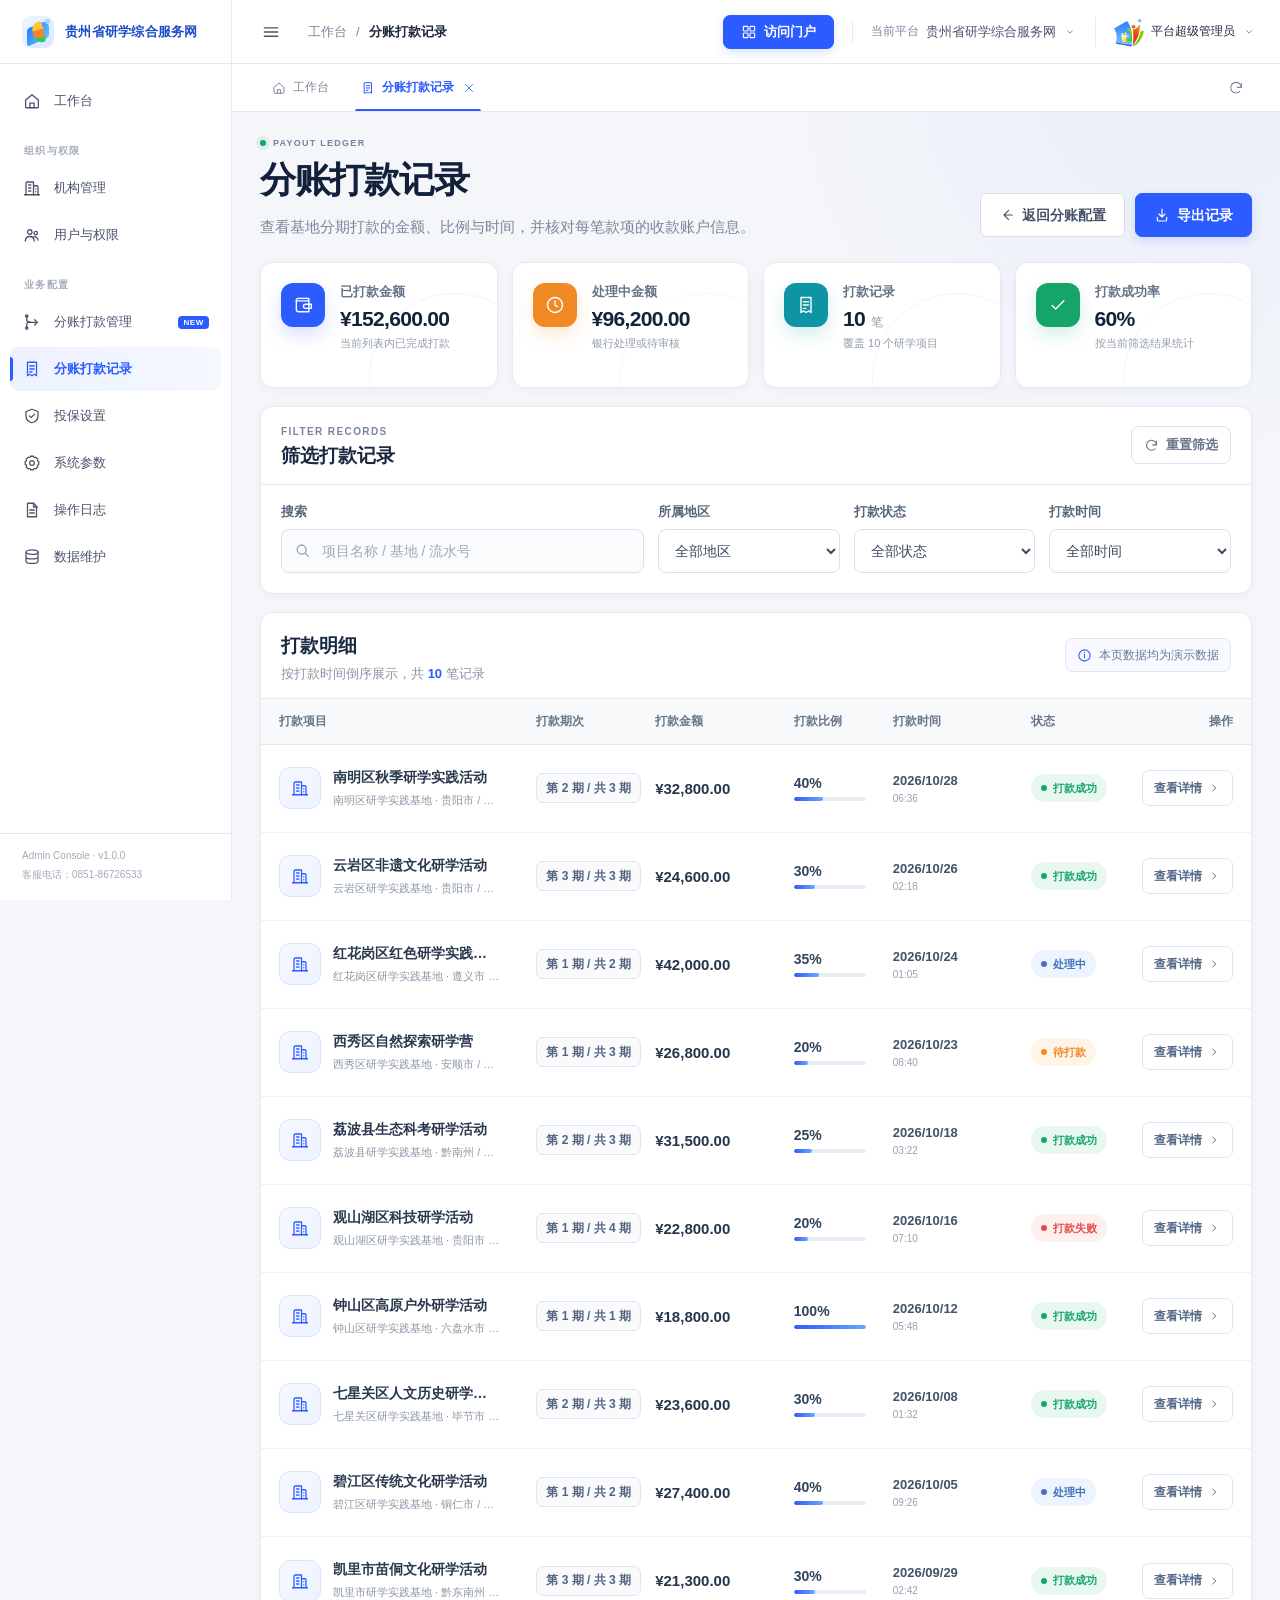
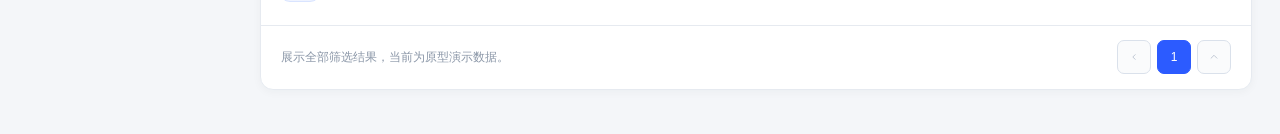
<file: settlement-management/records.html>
<!doctype html>
<html lang="zh-CN">
  <head>
    <meta charset="UTF-8" />
    <meta name="viewport" content="width=device-width, initial-scale=1.0" />
    <meta
      name="description"
      content="贵州省研学综合服务网分账打款记录 Admin HTML Demo"
    />
    <title>分账打款记录｜贵州省研学综合服务网 Admin</title>
    <link rel="icon" type="image/png" href="../assets/logo-title.png" />
    <link rel="stylesheet" href="../insurance-management/styles.css" />
    <link rel="stylesheet" href="./records.css" />
  </head>
  <body>
    <svg class="svg-sprite" aria-hidden="true">
      <symbol id="icon-menu" viewBox="0 0 24 24">
        <path d="M4 7h16M4 12h16M4 17h16" />
      </symbol>
      <symbol id="icon-home" viewBox="0 0 24 24">
        <path d="m3.5 10.6 8.5-7 8.5 7v9.1a1.3 1.3 0 0 1-1.3 1.3H4.8a1.3 1.3 0 0 1-1.3-1.3z" />
        <path d="M9.2 21v-6.2h5.6V21" />
      </symbol>
      <symbol id="icon-grid" viewBox="0 0 24 24">
        <rect x="3.5" y="3.5" width="7" height="7" rx="1" />
        <rect x="13.5" y="3.5" width="7" height="7" rx="1" />
        <rect x="3.5" y="13.5" width="7" height="7" rx="1" />
        <rect x="13.5" y="13.5" width="7" height="7" rx="1" />
      </symbol>
      <symbol id="icon-building" viewBox="0 0 24 24">
        <path d="M4 21V5.5A1.5 1.5 0 0 1 5.5 4H14v17M14 9h4.5A1.5 1.5 0 0 1 20 10.5V21" />
        <path d="M2 21h20M7.5 8h3M7.5 12h3M7.5 16h3M17 13h.1M17 17h.1" />
      </symbol>
      <symbol id="icon-users" viewBox="0 0 24 24">
        <circle cx="9" cy="8" r="3" />
        <circle cx="17" cy="9.5" r="2.3" />
        <path d="M3 20c.4-4 2.4-6 6-6s5.6 2 6 6M14.2 14.4c3.2-.6 5.3 1.3 5.8 4.3" />
      </symbol>
      <symbol id="icon-split" viewBox="0 0 24 24">
        <path d="M5 4v4.5c0 2.2 1.8 4 4 4h10" />
        <path d="m15.5 9 3.5 3.5-3.5 3.5M5 20v-4.5c0-2.2 1.8-4 4-4" />
        <circle cx="5" cy="4" r="1.6" />
        <circle cx="5" cy="20" r="1.6" />
      </symbol>
      <symbol id="icon-shield" viewBox="0 0 24 24">
        <path d="M12 3 20 6v5.9c0 4.8-3.2 7.7-8 9.1-4.8-1.4-8-4.3-8-9.1V6z" />
        <path d="m8.6 12 2.2 2.2 4.6-4.7" />
      </symbol>
      <symbol id="icon-settings" viewBox="0 0 24 24">
        <circle cx="12" cy="12" r="3.1" />
        <path d="M19.4 15a1.7 1.7 0 0 0 .35 1.9l.06.06-2.85 2.85-.06-.06a1.7 1.7 0 0 0-1.9-.35 1.7 1.7 0 0 0-1 1.56V21h-4v-.09A1.7 1.7 0 0 0 8.95 19.4a1.7 1.7 0 0 0-1.9.35l-.06.06-2.85-2.85.06-.06A1.7 1.7 0 0 0 4.6 15a1.7 1.7 0 0 0-1.56-1H3v-4h.09A1.7 1.7 0 0 0 4.6 8.95a1.7 1.7 0 0 0-.35-1.9l-.06-.06L7.04 4.14l.06.06a1.7 1.7 0 0 0 1.9.35A1.7 1.7 0 0 0 10 3V3h4v.09a1.7 1.7 0 0 0 1 1.56 1.7 1.7 0 0 0 1.9-.35l.06-.06 2.85 2.85-.06.06a1.7 1.7 0 0 0-.35 1.9 1.7 1.7 0 0 0 1.56 1H21v4h-.09A1.7 1.7 0 0 0 19.4 15Z" />
      </symbol>
      <symbol id="icon-file" viewBox="0 0 24 24">
        <path d="M6 3h8l4 4v14H6z" />
        <path d="M14 3v5h5M9 12h6M9 16h6" />
      </symbol>
      <symbol id="icon-database" viewBox="0 0 24 24">
        <ellipse cx="12" cy="5.5" rx="8" ry="3" />
        <path d="M4 5.5v6c0 1.7 3.6 3 8 3s8-1.3 8-3v-6M4 11.5v6c0 1.7 3.6 3 8 3s8-1.3 8-3v-6" />
      </symbol>
      <symbol id="icon-chevron" viewBox="0 0 24 24">
        <path d="m8 10 4 4 4-4" />
      </symbol>
      <symbol id="icon-chevron-right" viewBox="0 0 24 24">
        <path d="m10 7 5 5-5 5" />
      </symbol>
      <symbol id="icon-close" viewBox="0 0 24 24">
        <path d="m5 5 14 14M19 5 5 19" />
      </symbol>
      <symbol id="icon-refresh" viewBox="0 0 24 24">
        <path d="M20 11a8 8 0 1 0-2.3 6.2" />
        <path d="M20 5v6h-6" />
      </symbol>
      <symbol id="icon-check" viewBox="0 0 24 24">
        <path d="m5 12.5 4.2 4.2L19 7" />
      </symbol>
      <symbol id="icon-search" viewBox="0 0 24 24">
        <circle cx="10.8" cy="10.8" r="6.3" />
        <path d="m16 16 4.2 4.2" />
      </symbol>
      <symbol id="icon-receipt" viewBox="0 0 24 24">
        <path d="M6 3h12v18l-3-2-3 2-3-2-3 2z" />
        <path d="M9 8h6M9 12h6M9 16h3" />
      </symbol>
      <symbol id="icon-wallet" viewBox="0 0 24 24">
        <path d="M4 6.5A2.5 2.5 0 0 1 6.5 4H19v16H6.5A2.5 2.5 0 0 1 4 17.5z" />
        <path d="M4 7h15M15 11h7v5h-7a2.5 2.5 0 0 1 0-5Z" />
      </symbol>
      <symbol id="icon-bank" viewBox="0 0 24 24">
        <path d="m3 9 9-5 9 5M4.5 10.5h15M6.5 10.5V18M10.3 10.5V18M13.7 10.5V18M17.5 10.5V18M3.5 21h17" />
      </symbol>
      <symbol id="icon-clock" viewBox="0 0 24 24">
        <circle cx="12" cy="12" r="9" />
        <path d="M12 7v5l3 2" />
      </symbol>
      <symbol id="icon-info" viewBox="0 0 24 24">
        <circle cx="12" cy="12" r="9" />
        <path d="M12 10v6M12 7h.01" />
      </symbol>
      <symbol id="icon-user" viewBox="0 0 24 24">
        <circle cx="12" cy="8" r="4" />
        <path d="M4.5 21c.6-5 3.1-7.5 7.5-7.5s6.9 2.5 7.5 7.5" />
      </symbol>
      <symbol id="icon-phone" viewBox="0 0 24 24">
        <path d="M7.3 3.5h3l1.4 4-2 1.4a15.2 15.2 0 0 0 5.4 5.4l1.4-2 4 1.4v3c0 2.1-1.7 3.8-3.8 3.8C8.3 20.5 3.5 15.7 3.5 7.3c0-2.1 1.7-3.8 3.8-3.8Z" />
      </symbol>
      <symbol id="icon-copy" viewBox="0 0 24 24">
        <rect x="8" y="8" width="12" height="12" rx="2" />
        <path d="M16 8V6a2 2 0 0 0-2-2H6a2 2 0 0 0-2 2v8a2 2 0 0 0 2 2h2" />
      </symbol>
      <symbol id="icon-arrow-left" viewBox="0 0 24 24">
        <path d="m14.5 5-7 7 7 7M8 12h12" />
      </symbol>
      <symbol id="icon-export" viewBox="0 0 24 24">
        <path d="M12 3v12M7.5 10.5 12 15l4.5-4.5" />
        <path d="M5 15.5V19a2 2 0 0 0 2 2h10a2 2 0 0 0 2-2v-3.5" />
      </symbol>
    </svg>

    <div class="app-shell admin-shell settlement-shell records-shell" id="appShell">
      <aside class="sidebar" id="sidebar" aria-label="Admin 后台主导航">
        <div class="sidebar__brand">
          <a href="#" class="brand-mark" aria-label="贵州省研学综合服务网">
            <span class="brand-mark__icon" aria-hidden="true">
              <i></i><i></i><i></i>
            </span>
            <span class="brand-mark__text">贵州省研学综合服务网</span>
          </a>
        </div>

        <nav class="main-nav">
          <a class="nav-item" href="#" aria-label="工作台">
            <span class="nav-item__icon"><svg><use href="#icon-home"></use></svg></span>
            <span class="nav-item__label">工作台</span>
          </a>

          <p class="nav-section-label">组织与权限</p>
          <a class="nav-item" href="#" aria-label="机构管理">
            <span class="nav-item__icon"><svg><use href="#icon-building"></use></svg></span>
            <span class="nav-item__label">机构管理</span>
          </a>
          <a class="nav-item" href="#" aria-label="用户与权限">
            <span class="nav-item__icon"><svg><use href="#icon-users"></use></svg></span>
            <span class="nav-item__label">用户与权限</span>
          </a>

          <p class="nav-section-label">业务配置</p>
          <a class="nav-item" href="./admin.html" aria-label="分账打款管理">
            <span class="nav-item__icon"><svg><use href="#icon-split"></use></svg></span>
            <span class="nav-item__label">分账打款管理</span>
            <span class="nav-item__badge">NEW</span>
          </a>
          <a class="nav-item is-active" href="#" aria-current="page" aria-label="分账打款记录">
            <span class="nav-item__icon"><svg><use href="#icon-receipt"></use></svg></span>
            <span class="nav-item__label">分账打款记录</span>
          </a>
          <a class="nav-item" href="../insurance-management/admin.html" aria-label="投保设置">
            <span class="nav-item__icon"><svg><use href="#icon-shield"></use></svg></span>
            <span class="nav-item__label">投保设置</span>
          </a>
          <a class="nav-item" href="#" aria-label="系统参数">
            <span class="nav-item__icon"><svg><use href="#icon-settings"></use></svg></span>
            <span class="nav-item__label">系统参数</span>
          </a>
          <a class="nav-item" href="#" aria-label="操作日志">
            <span class="nav-item__icon"><svg><use href="#icon-file"></use></svg></span>
            <span class="nav-item__label">操作日志</span>
          </a>
          <a class="nav-item" href="#" aria-label="数据维护">
            <span class="nav-item__icon"><svg><use href="#icon-database"></use></svg></span>
            <span class="nav-item__label">数据维护</span>
          </a>
        </nav>

        <div class="sidebar__footer">
          <span>Admin Console · v1.0.0</span>
          <span>客服电话：0851-86726533</span>
        </div>
      </aside>

      <div class="sidebar-backdrop" id="sidebarBackdrop" hidden></div>

      <div class="workspace">
        <header class="topbar">
          <div class="topbar__left">
            <button class="icon-button menu-toggle" id="menuToggle" type="button" aria-label="切换侧边栏">
              <svg><use href="#icon-menu"></use></svg>
            </button>
            <nav class="breadcrumb" aria-label="面包屑">
              <a href="#">工作台</a>
              <span>/</span>
              <strong>分账打款记录</strong>
            </nav>
          </div>

          <div class="topbar__right">
            <button class="portal-button" type="button">
              <svg><use href="#icon-grid"></use></svg>
              <span>访问门户</span>
            </button>
            <span class="topbar__divider"></span>
            <div class="org-chip">
              <span class="org-chip__label">当前平台</span>
              <span class="org-chip__name">贵州省研学综合服务网</span>
              <svg><use href="#icon-chevron"></use></svg>
            </div>
            <div class="account">
              <img src="../assets/logo-title.png" alt="" />
              <span>平台超级管理员</span>
              <svg><use href="#icon-chevron"></use></svg>
            </div>
          </div>
        </header>

        <div class="tabbar" aria-label="已打开页面">
          <button class="page-tab" type="button">
            <svg><use href="#icon-home"></use></svg>
            <span>工作台</span>
          </button>
          <button class="page-tab is-active" type="button">
            <svg><use href="#icon-receipt"></use></svg>
            <span>分账打款记录</span>
            <svg class="page-tab__close"><use href="#icon-close"></use></svg>
          </button>
          <button class="tabbar__refresh" type="button" aria-label="刷新页面">
            <svg><use href="#icon-refresh"></use></svg>
          </button>
        </div>

        <main class="content records-content">
          <div class="page-heading records-heading">
            <div>
              <div class="eyebrow">
                <span class="eyebrow__dot"></span>
                PAYOUT LEDGER
              </div>
              <h1>分账打款记录</h1>
              <p>查看基地分期打款的金额、比例与时间，并核对每笔款项的收款账户信息。</p>
            </div>
            <div class="records-heading__actions">
              <a class="secondary-button" href="./admin.html">
                <svg><use href="#icon-arrow-left"></use></svg>
                返回分账配置
              </a>
              <button class="primary-button" id="exportButton" type="button">
                <svg><use href="#icon-export"></use></svg>
                导出记录
              </button>
            </div>
          </div>

          <section class="records-summary" aria-label="打款记录概览">
            <article class="records-summary__card is-blue">
              <span class="records-summary__icon"><svg><use href="#icon-wallet"></use></svg></span>
              <div>
                <p>已打款金额</p>
                <strong id="paidAmount">¥0.00</strong>
                <small>当前列表内已完成打款</small>
              </div>
            </article>
            <article class="records-summary__card is-orange">
              <span class="records-summary__icon"><svg><use href="#icon-clock"></use></svg></span>
              <div>
                <p>处理中金额</p>
                <strong id="processingAmount">¥0.00</strong>
                <small>银行处理或待审核</small>
              </div>
            </article>
            <article class="records-summary__card is-cyan">
              <span class="records-summary__icon"><svg><use href="#icon-receipt"></use></svg></span>
              <div>
                <p>打款记录</p>
                <strong><span id="recordCount">0</span><small> 笔</small></strong>
                <small>覆盖 <span id="projectCount">0</span> 个研学项目</small>
              </div>
            </article>
            <article class="records-summary__card is-green">
              <span class="records-summary__icon"><svg><use href="#icon-check"></use></svg></span>
              <div>
                <p>打款成功率</p>
                <strong id="successRate">0%</strong>
                <small>按当前筛选结果统计</small>
              </div>
            </article>
          </section>

          <section class="records-filter" aria-labelledby="filterTitle">
            <header class="records-filter__head">
              <div>
                <span class="section-kicker">FILTER RECORDS</span>
                <h2 id="filterTitle">筛选打款记录</h2>
              </div>
              <button class="filter-reset" id="resetFilters" type="button">
                <svg><use href="#icon-refresh"></use></svg>
                重置筛选
              </button>
            </header>
            <div class="records-filter__grid">
              <label class="records-field records-field--search">
                <span>搜索</span>
                <span class="records-control">
                  <svg><use href="#icon-search"></use></svg>
                  <input
                    id="keywordFilter"
                    type="search"
                    placeholder="项目名称 / 基地 / 流水号"
                    autocomplete="off"
                  />
                </span>
              </label>
              <label class="records-field">
                <span>所属地区</span>
                <select id="regionFilter">
                  <option value="">全部地区</option>
                  <option value="贵阳市">贵阳市</option>
                  <option value="遵义市">遵义市</option>
                  <option value="六盘水市">六盘水市</option>
                  <option value="安顺市">安顺市</option>
                  <option value="毕节市">毕节市</option>
                  <option value="铜仁市">铜仁市</option>
                  <option value="黔南州">黔南州</option>
                  <option value="黔东南州">黔东南州</option>
                </select>
              </label>
              <label class="records-field">
                <span>打款状态</span>
                <select id="statusFilter">
                  <option value="">全部状态</option>
                  <option value="success">打款成功</option>
                  <option value="processing">处理中</option>
                  <option value="waiting">待打款</option>
                  <option value="failed">打款失败</option>
                </select>
              </label>
              <label class="records-field">
                <span>打款时间</span>
                <select id="periodFilter">
                  <option value="">全部时间</option>
                  <option value="month">近 30 天</option>
                  <option value="quarter">近 90 天</option>
                  <option value="year">本年度</option>
                </select>
              </label>
            </div>
          </section>

          <section class="records-table-card" aria-labelledby="recordsTableTitle">
            <header class="records-table-card__head">
              <div>
                <h2 id="recordsTableTitle">打款明细</h2>
                <p>按打款时间倒序展示，共 <strong id="visibleCount">0</strong> 笔记录</p>
              </div>
              <span class="records-table-card__tip">
                <svg><use href="#icon-info"></use></svg>
                本页数据均为演示数据
              </span>
            </header>
            <div class="records-table-wrap">
              <table class="records-table">
                <thead>
                  <tr>
                    <th>打款项目</th>
                    <th>打款期次</th>
                    <th>打款金额</th>
                    <th>打款比例</th>
                    <th>打款时间</th>
                    <th>状态</th>
                    <th>操作</th>
                  </tr>
                </thead>
                <tbody id="recordsTableBody"></tbody>
              </table>
              <div class="records-empty" id="recordsEmpty" hidden>
                <span><svg><use href="#icon-search"></use></svg></span>
                <h3>没有找到匹配的打款记录</h3>
                <p>试试调整搜索关键词、地区或打款状态。</p>
                <button class="secondary-button" type="button" data-reset-empty>重置筛选</button>
              </div>
            </div>
            <footer class="records-table-card__foot">
              <span>展示全部筛选结果，当前为原型演示数据。</span>
              <div class="records-pagination" aria-label="分页">
                <button type="button" aria-label="上一页" disabled>
                  <svg><use href="#icon-chevron"></use></svg>
                </button>
                <button class="is-active" type="button" aria-current="page">1</button>
                <button type="button" aria-label="下一页" disabled>
                  <svg><use href="#icon-chevron-right"></use></svg>
                </button>
              </div>
            </footer>
          </section>
        </main>
      </div>
    </div>

    <div class="modal-backdrop records-modal-backdrop" id="detailModal" hidden>
      <section
        class="records-modal"
        role="dialog"
        aria-modal="true"
        aria-labelledby="detailModalTitle"
      >
        <header class="records-modal__head">
          <div>
            <span class="modal-kicker">PAYMENT DETAIL</span>
            <h2 id="detailModalTitle">打款详情</h2>
            <p id="detailModalSubtitle">查看打款项目与收款账户信息</p>
          </div>
          <button class="icon-button" id="detailClose" type="button" aria-label="关闭详情">
            <svg><use href="#icon-close"></use></svg>
          </button>
        </header>
        <div class="records-modal__body" id="detailContent"></div>
        <footer class="records-modal__foot">
          <span class="records-modal__note">
            <svg><use href="#icon-info"></use></svg>
            收款账户信息仅用于本次打款核对
          </span>
          <div>
            <button class="ghost-button" id="detailDone" type="button">关闭</button>
            <button class="primary-button" id="copyAccountButton" type="button">
              <svg><use href="#icon-copy"></use></svg>
              复制账户信息
            </button>
          </div>
        </footer>
      </section>
    </div>

    <div class="toast-region" id="toastRegion" aria-live="polite" aria-atomic="true"></div>

    <script src="./records.js"></script>
  </body>
</html>
</file>
<file: insurance-management/styles.css>
:root {
  --primary: #2c5bff;
  --primary-dark: #1f48d8;
  --primary-soft: #edf2ff;
  --success: #15a56a;
  --success-soft: #e8f8f1;
  --warning: #f08a24;
  --warning-soft: #fff4e7;
  --danger: #e64a4a;
  --danger-soft: #fff0f0;
  --ink: #1d2739;
  --ink-2: #48546a;
  --ink-3: #7b879b;
  --line: #e6eaf0;
  --line-strong: #d8dee8;
  --canvas: #f4f6f9;
  --card: #ffffff;
  --sidebar: #ffffff;
  --header-height: 64px;
  --tab-height: 48px;
  --sidebar-width: 232px;
  --sidebar-collapsed: 76px;
  --radius-lg: 14px;
  --radius-md: 10px;
  --shadow-card: 0 2px 10px rgba(29, 39, 57, 0.04);
  --shadow-float: 0 16px 48px rgba(22, 32, 51, 0.16);
  color-scheme: light;
  font-family: "PingFang SC", "Microsoft YaHei", "Source Han Sans SC", sans-serif;
}

* {
  box-sizing: border-box;
}

[hidden] {
  display: none !important;
}

html {
  min-width: 320px;
  background: var(--canvas);
}

body {
  margin: 0;
  color: var(--ink);
  background:
    radial-gradient(circle at 92% 4%, rgba(44, 91, 255, 0.055), transparent 25rem),
    var(--canvas);
  font-size: 14px;
  -webkit-font-smoothing: antialiased;
}

button,
input,
select {
  font: inherit;
}

button,
a {
  -webkit-tap-highlight-color: transparent;
}

button {
  color: inherit;
}

a {
  color: inherit;
  text-decoration: none;
}

svg {
  width: 1em;
  height: 1em;
  fill: none;
  stroke: currentColor;
  stroke-width: 1.7;
  stroke-linecap: round;
  stroke-linejoin: round;
}

.svg-sprite {
  position: absolute;
  width: 0;
  height: 0;
  overflow: hidden;
}

.sr-only {
  position: absolute;
  width: 1px;
  height: 1px;
  padding: 0;
  margin: -1px;
  overflow: hidden;
  clip: rect(0, 0, 0, 0);
  white-space: nowrap;
  border: 0;
}

.app-shell {
  min-height: 100vh;
}

.sidebar {
  position: fixed;
  inset: 0 auto 0 0;
  z-index: 30;
  display: flex;
  width: var(--sidebar-width);
  flex-direction: column;
  border-right: 1px solid var(--line);
  background: var(--sidebar);
  transition: width 220ms ease, transform 220ms ease;
}

.sidebar__brand {
  display: flex;
  height: var(--header-height);
  flex: 0 0 var(--header-height);
  align-items: center;
  padding: 0 22px;
  border-bottom: 1px solid var(--line);
  overflow: hidden;
}

.brand-mark {
  display: flex;
  align-items: center;
  gap: 11px;
  min-width: 184px;
}

.brand-mark__icon {
  position: relative;
  display: inline-block;
  width: 32px;
  height: 32px;
  flex: 0 0 32px;
  overflow: hidden;
  border-radius: 9px;
  background: linear-gradient(145deg, #edf4ff 0%, #dbe9ff 100%);
}

.brand-mark__icon::before,
.brand-mark__icon::after,
.brand-mark__icon i {
  position: absolute;
  display: block;
  content: "";
}

.brand-mark__icon::before {
  left: 5px;
  bottom: 6px;
  width: 22px;
  height: 18px;
  transform: skewY(-23deg);
  border-radius: 3px 8px 3px 3px;
  background: linear-gradient(135deg, #2878ff, #5cc7ff);
}

.brand-mark__icon::after {
  left: 11px;
  bottom: 5px;
  width: 11px;
  height: 21px;
  transform: rotate(-14deg);
  border-radius: 10px 4px 4px 10px;
  background: linear-gradient(180deg, #ffc338 0 38%, #ff7f2a 38% 72%, #37c75d 72%);
}

.brand-mark__icon i:nth-child(1) {
  top: 3px;
  right: 4px;
  width: 5px;
  height: 5px;
  border-radius: 50%;
  background: #9dd8ff;
}

.brand-mark__icon i:nth-child(2) {
  top: 8px;
  right: 11px;
  width: 3px;
  height: 3px;
  border-radius: 50%;
  background: #2c5bff;
}

.brand-mark__text {
  max-width: 142px;
  color: #1b4dca;
  font-size: 13px;
  font-weight: 700;
  line-height: 1.35;
  letter-spacing: 0.02em;
}

.main-nav {
  flex: 1;
  padding: 12px 10px;
  overflow-y: auto;
}

.nav-section-label {
  margin: 21px 14px 8px;
  color: #a5adbb;
  font-size: 10px;
  font-weight: 700;
  letter-spacing: 0.13em;
}

.nav-item {
  position: relative;
  display: flex;
  min-height: 44px;
  align-items: center;
  gap: 12px;
  margin: 3px 0;
  padding: 0 12px;
  border-radius: 9px;
  color: var(--ink-2);
  font-size: 13px;
  font-weight: 500;
  transition: background-color 160ms ease, color 160ms ease;
}

.nav-item:hover {
  color: var(--primary);
  background: #f4f7ff;
}

.nav-item.is-active {
  color: var(--primary);
  background: linear-gradient(90deg, #edf2ff 0%, #f5f8ff 100%);
  font-weight: 700;
}

.nav-item.is-active::before {
  position: absolute;
  inset: 10px auto 10px 0;
  width: 3px;
  border-radius: 0 3px 3px 0;
  background: var(--primary);
  content: "";
}

.nav-item__icon {
  display: grid;
  width: 20px;
  height: 20px;
  flex: 0 0 20px;
  place-items: center;
}

.nav-item__icon svg {
  width: 18px;
  height: 18px;
}

.nav-item__label {
  flex: 1;
  white-space: nowrap;
}

.nav-item__badge {
  padding: 2px 5px;
  border-radius: 4px;
  color: #fff;
  background: var(--primary);
  font-size: 8px;
  font-weight: 800;
  letter-spacing: 0.08em;
}

.sidebar__footer {
  display: grid;
  gap: 4px;
  padding: 14px 22px 18px;
  border-top: 1px solid var(--line);
  color: #a1aab9;
  font-size: 10px;
  line-height: 1.5;
  white-space: nowrap;
}

.workspace {
  min-height: 100vh;
  margin-left: var(--sidebar-width);
  transition: margin-left 220ms ease;
}

.topbar {
  position: sticky;
  top: 0;
  z-index: 20;
  display: flex;
  height: var(--header-height);
  align-items: center;
  justify-content: space-between;
  border-bottom: 1px solid var(--line);
  background: rgba(255, 255, 255, 0.96);
  backdrop-filter: blur(14px);
}

.topbar__left,
.topbar__right {
  display: flex;
  align-items: center;
}

.topbar__left {
  gap: 18px;
  min-width: 0;
  padding-left: 20px;
}

.topbar__right {
  gap: 18px;
  padding-right: 24px;
}

.icon-button {
  display: grid;
  width: 38px;
  height: 38px;
  padding: 0;
  place-items: center;
  border: 0;
  border-radius: 8px;
  color: var(--ink-2);
  background: transparent;
  cursor: pointer;
  transition: background-color 160ms ease, color 160ms ease;
}

.icon-button:hover {
  color: var(--primary);
  background: var(--primary-soft);
}

.icon-button svg {
  width: 20px;
  height: 20px;
}

.breadcrumb {
  display: flex;
  min-width: 0;
  align-items: center;
  gap: 9px;
  color: var(--ink-3);
  font-size: 13px;
  white-space: nowrap;
}

.breadcrumb a:hover {
  color: var(--primary);
}

.breadcrumb strong {
  color: var(--ink);
  font-weight: 600;
}

.portal-button,
.secondary-button,
.primary-button,
.ghost-button,
.danger-button {
  display: inline-flex;
  align-items: center;
  justify-content: center;
  gap: 7px;
  min-height: 36px;
  padding: 0 16px;
  border-radius: 7px;
  font-size: 13px;
  font-weight: 600;
  line-height: 1;
  cursor: pointer;
  transition:
    border-color 160ms ease,
    background-color 160ms ease,
    color 160ms ease,
    box-shadow 160ms ease,
    transform 160ms ease;
}

.portal-button,
.primary-button {
  border: 1px solid var(--primary);
  color: #fff;
  background: var(--primary);
  box-shadow: 0 4px 10px rgba(44, 91, 255, 0.16);
}

.portal-button:hover,
.primary-button:hover {
  border-color: var(--primary-dark);
  background: var(--primary-dark);
  box-shadow: 0 6px 14px rgba(44, 91, 255, 0.24);
}

.portal-button {
  min-height: 34px;
  padding: 0 17px;
}

.portal-button svg,
.primary-button svg,
.secondary-button svg {
  width: 16px;
  height: 16px;
}

.secondary-button,
.ghost-button {
  border: 1px solid var(--line-strong);
  color: var(--ink-2);
  background: #fff;
}

.secondary-button:hover,
.ghost-button:hover {
  border-color: #a9bfff;
  color: var(--primary);
  background: #f8faff;
}

.danger-button {
  border: 1px solid var(--danger);
  color: #fff;
  background: var(--danger);
  box-shadow: 0 4px 10px rgba(230, 74, 74, 0.16);
}

.danger-button:hover {
  border-color: #cb3333;
  background: #cb3333;
  box-shadow: 0 6px 14px rgba(230, 74, 74, 0.22);
}

.topbar__divider {
  width: 1px;
  height: 22px;
  background: var(--line);
}

.org-chip,
.account {
  display: flex;
  align-items: center;
  gap: 7px;
  color: var(--ink-2);
  white-space: nowrap;
}

.org-chip__label {
  color: var(--ink-3);
  font-size: 12px;
}

.org-chip__name {
  max-width: 220px;
  overflow: hidden;
  font-size: 13px;
  text-overflow: ellipsis;
}

.org-chip svg,
.account svg {
  width: 14px;
  height: 14px;
  color: var(--ink-3);
}

.account {
  padding-left: 18px;
  border-left: 1px solid var(--line);
}

.account img {
  width: 30px;
  height: 30px;
  border-radius: 8px;
  object-fit: cover;
  object-position: left center;
}

.account span {
  max-width: 190px;
  overflow: hidden;
  color: var(--ink);
  font-size: 12px;
  text-overflow: ellipsis;
}

.tabbar {
  display: flex;
  height: var(--tab-height);
  align-items: stretch;
  padding: 0 24px;
  border-bottom: 1px solid var(--line);
  background: #fff;
}

.page-tab {
  position: relative;
  display: inline-flex;
  align-items: center;
  gap: 7px;
  padding: 0 16px;
  border: 0;
  color: var(--ink-3);
  background: transparent;
  font-size: 12px;
  cursor: pointer;
}

.page-tab svg {
  width: 14px;
  height: 14px;
}

.page-tab__close {
  width: 12px !important;
  height: 12px !important;
  margin-left: 2px;
}

.page-tab.is-active {
  color: var(--primary);
  font-weight: 600;
}

.page-tab.is-active::after {
  position: absolute;
  right: 10px;
  bottom: 0;
  left: 10px;
  height: 2px;
  border-radius: 2px 2px 0 0;
  background: var(--primary);
  content: "";
}

.tabbar__refresh {
  display: grid;
  width: 40px;
  margin-left: auto;
  padding: 0;
  place-items: center;
  border: 0;
  color: var(--ink-3);
  background: transparent;
  cursor: pointer;
}

.tabbar__refresh:hover {
  color: var(--primary);
}

.tabbar__refresh svg {
  width: 16px;
  height: 16px;
}

.content {
  max-width: 1600px;
  margin: 0 auto;
  padding: 26px 28px 44px;
}

.page-heading {
  display: flex;
  align-items: flex-end;
  justify-content: space-between;
  gap: 24px;
  margin-bottom: 20px;
}

.eyebrow {
  display: flex;
  align-items: center;
  gap: 7px;
  margin-bottom: 8px;
  color: #7483a0;
  font-size: 9px;
  font-weight: 800;
  letter-spacing: 0.14em;
}

.eyebrow__dot {
  width: 6px;
  height: 6px;
  border-radius: 50%;
  background: var(--success);
  box-shadow: 0 0 0 4px rgba(21, 165, 106, 0.1);
}

.page-heading h1 {
  margin: 0;
  color: #12203b;
  font-size: clamp(25px, 2.5vw, 33px);
  font-weight: 760;
  letter-spacing: -0.035em;
}

.page-heading p {
  margin: 7px 0 0;
  color: var(--ink-3);
  font-size: 13px;
}

.detail-page {
  display: grid;
  gap: 16px;
  animation: page-in 220ms cubic-bezier(0.22, 1, 0.36, 1) both;
}

.back-link {
  display: inline-flex;
  width: max-content;
  align-items: center;
  gap: 5px;
  padding: 0;
  border: 0;
  color: var(--ink-3);
  background: transparent;
  font-size: 12px;
  cursor: pointer;
}

.back-link:hover {
  color: var(--primary);
}

.back-link svg {
  width: 15px;
  height: 15px;
}

.detail-hero {
  position: relative;
  display: flex;
  min-height: 122px;
  align-items: center;
  justify-content: space-between;
  gap: 24px;
  overflow: hidden;
  padding: 24px 26px;
  border: 1px solid var(--line);
  border-radius: var(--radius-md);
  background:
    radial-gradient(circle at 86% 18%, rgba(44, 91, 255, 0.12), transparent 12rem),
    linear-gradient(115deg, rgba(44, 91, 255, 0.065), transparent 44%),
    #fff;
  box-shadow: var(--shadow-card);
}

.detail-hero::after {
  position: absolute;
  top: -72px;
  right: 40px;
  width: 220px;
  height: 220px;
  border: 1px solid rgba(44, 91, 255, 0.1);
  border-radius: 50%;
  content: "";
}

.detail-hero h1 {
  margin: 6px 0 7px;
  font-size: clamp(22px, 2.2vw, 29px);
  font-weight: 760;
  letter-spacing: -0.03em;
}

.detail-hero p {
  margin: 0;
  color: var(--ink-3);
  font-size: 11px;
}

.detail-hero .primary-button {
  position: relative;
  z-index: 1;
  min-width: 116px;
}

.detail-filter-card {
  padding: 16px 20px;
}

.detail-filter-grid {
  display: grid;
  grid-template-columns:
    minmax(140px, 1.1fr)
    minmax(110px, 0.62fr)
    minmax(165px, 1.25fr)
    minmax(140px, 1fr)
    auto;
  gap: 12px;
  align-items: end;
}

.detail-filter-actions {
  padding-bottom: 1px;
}

.detail-filter-actions button {
  min-width: 72px;
}

.filter-card,
.table-card,
.metric-card {
  border: 1px solid var(--line);
  background: var(--card);
  box-shadow: var(--shadow-card);
}

.filter-card {
  padding: 18px 20px 14px;
  border-radius: var(--radius-md);
}

.filter-grid {
  display: grid;
  grid-template-columns: minmax(260px, 1.8fr) minmax(180px, 0.7fr) auto;
  gap: 14px;
  align-items: end;
}

.field {
  display: grid;
  gap: 8px;
}

.field > span:first-child {
  color: var(--ink-2);
  font-size: 12px;
  font-weight: 500;
}

.field__control {
  position: relative;
  display: flex;
  height: 38px;
  align-items: center;
  border: 1px solid var(--line-strong);
  border-radius: 6px;
  background: #fff;
  transition: border-color 160ms ease, box-shadow 160ms ease;
}

.field__control:focus-within {
  border-color: #8aa7ff;
  box-shadow: 0 0 0 3px rgba(44, 91, 255, 0.1);
}

.field__control > svg {
  width: 16px;
  height: 16px;
  margin-left: 12px;
  color: #9ca6b7;
}

.field__control input,
.field__control select {
  width: 100%;
  height: 100%;
  min-width: 0;
  padding: 0 12px;
  border: 0;
  outline: 0;
  color: var(--ink);
  background: transparent;
  font-size: 13px;
}

.field__control input::placeholder {
  color: #b0b8c6;
}

.field__control select {
  appearance: none;
  padding-right: 34px;
  cursor: pointer;
}

.field__chevron {
  position: absolute;
  right: 11px;
  width: 14px !important;
  height: 14px !important;
  margin: 0 !important;
  pointer-events: none;
}

.filter-actions {
  display: flex;
  gap: 9px;
  align-items: center;
  padding-bottom: 1px;
}

.filter-actions button {
  min-width: 78px;
  height: 38px;
}

.filter-footnote {
  display: flex;
  justify-content: space-between;
  gap: 20px;
  margin-top: 14px;
  padding-top: 12px;
  border-top: 1px dashed #edf0f5;
  color: #97a1b1;
  font-size: 11px;
}

.filter-footnote strong {
  color: #6f7c91;
  font-weight: 500;
}

.metrics {
  display: grid;
  grid-template-columns: repeat(3, minmax(0, 1fr));
  gap: 14px;
  margin: 16px 0;
}

.metric-card {
  position: relative;
  display: flex;
  min-height: 104px;
  align-items: center;
  gap: 15px;
  overflow: hidden;
  padding: 18px 20px;
  border-radius: var(--radius-md);
}

.metric-card::after {
  position: absolute;
  top: -26px;
  right: -22px;
  width: 100px;
  height: 100px;
  border-radius: 50%;
  background: currentColor;
  content: "";
  opacity: 0.035;
}

.metric-card__icon {
  display: grid;
  width: 44px;
  height: 44px;
  flex: 0 0 44px;
  place-items: center;
  border-radius: 12px;
}

.metric-card__icon svg {
  width: 22px;
  height: 22px;
}

.metric-card--blue {
  color: var(--primary);
}

.metric-card--blue .metric-card__icon {
  background: var(--primary-soft);
}

.metric-card--green {
  color: var(--success);
}

.metric-card--green .metric-card__icon {
  background: var(--success-soft);
}

.metric-card--orange {
  color: var(--warning);
}

.metric-card--orange .metric-card__icon {
  background: var(--warning-soft);
}

.metric-card > div {
  display: grid;
  gap: 3px;
}

.metric-card__label {
  color: var(--ink-3);
  font-size: 11px;
}

.metric-card strong {
  color: var(--ink);
  font-size: 27px;
  font-weight: 760;
  line-height: 1.15;
  letter-spacing: -0.02em;
}

.metric-card strong small {
  margin-left: 5px;
  color: var(--ink-3);
  font-size: 11px;
  font-weight: 500;
}

.metric-card__trend {
  margin-left: auto;
  align-self: flex-end;
  padding-bottom: 3px;
  color: #9aa5b5;
  font-size: 10px;
}

.table-card {
  overflow: hidden;
  border-radius: var(--radius-md);
}

.table-card__head {
  display: flex;
  min-height: 74px;
  align-items: center;
  justify-content: space-between;
  gap: 20px;
  padding: 16px 20px 14px;
  border-bottom: 1px solid var(--line);
}

.table-card__head h2 {
  margin: 0;
  color: var(--ink);
  font-size: 16px;
  font-weight: 700;
}

.table-card__head p {
  margin: 5px 0 0;
  color: var(--ink-3);
  font-size: 11px;
}

.table-card__head p strong {
  color: var(--primary);
}

.insurance-tip {
  display: flex;
  align-items: center;
  gap: 7px;
  padding: 7px 10px;
  border: 1px solid #dce8ff;
  border-radius: 6px;
  color: #5470b6;
  background: #f7faff;
  font-size: 10px;
}

.insurance-tip svg {
  width: 14px;
  height: 14px;
  color: var(--primary);
}

.table-wrap {
  width: 100%;
  overflow-x: auto;
}

.data-table {
  width: 100%;
  border-spacing: 0;
  border-collapse: separate;
  font-size: 12px;
  table-layout: fixed;
}

.data-table th {
  height: 42px;
  padding: 0 16px;
  border-bottom: 1px solid var(--line);
  color: #68758a;
  background: #f7f8fa;
  font-size: 11px;
  font-weight: 600;
  text-align: left;
  white-space: nowrap;
}

.data-table td {
  height: 60px;
  padding: 10px 16px;
  border-bottom: 1px solid #edf0f4;
  color: var(--ink-2);
  vertical-align: middle;
}

.data-table tbody tr:last-child td {
  border-bottom: 0;
}

.data-table tbody tr {
  transition: background-color 150ms ease;
}

.data-table tbody tr:hover {
  background: #fafbff;
}

.data-table .col-index {
  width: 72px;
  color: #8b96a8;
  text-align: center;
}

.data-table .col-number {
  width: 150px;
  text-align: center;
}

.data-table .col-date {
  width: 196px;
  text-align: center;
}

.data-table .col-action {
  width: 286px;
  text-align: center;
}

.data-table th.col-index,
.data-table th.col-number,
.data-table th.col-date,
.data-table th.col-action {
  text-align: center;
}

.activity-name {
  display: flex;
  align-items: center;
  gap: 12px;
  min-width: 0;
}

.activity-name__icon {
  display: grid;
  width: 34px;
  height: 34px;
  flex: 0 0 34px;
  place-items: center;
  border: 1px solid #dde7ff;
  border-radius: 9px;
  color: var(--primary);
  background: #f5f8ff;
}

.activity-name__icon svg {
  width: 17px;
  height: 17px;
}

.activity-name__body {
  display: grid;
  min-width: 0;
  gap: 4px;
}

.activity-name strong {
  overflow: hidden;
  color: var(--ink);
  font-size: 13px;
  font-weight: 600;
  text-overflow: ellipsis;
  white-space: nowrap;
}

.activity-name small {
  overflow: hidden;
  color: #9aa5b5;
  font-size: 10px;
  text-overflow: ellipsis;
  white-space: nowrap;
}

.count-cell {
  display: inline-flex;
  min-width: 62px;
  align-items: baseline;
  justify-content: center;
  gap: 3px;
}

.count-cell strong {
  color: var(--ink);
  font-size: 16px;
  font-weight: 700;
}

.count-cell span {
  color: #9ba5b4;
  font-size: 10px;
}

.count-cell.is-pending strong {
  color: var(--warning);
}

.insurance-period {
  display: inline-grid;
  gap: 4px;
  justify-items: center;
}

.insurance-period strong {
  color: var(--ink-2);
  font-size: 11px;
  font-weight: 650;
  white-space: nowrap;
}

.insurance-period small {
  color: var(--primary);
  font-size: 9px;
}

.row-actions {
  display: flex;
  align-items: center;
  justify-content: center;
  gap: 7px;
}

.link-button {
  display: inline-flex;
  align-items: center;
  gap: 5px;
  padding: 6px 8px;
  border: 0;
  border-radius: 5px;
  color: var(--primary);
  background: transparent;
  font-size: 12px;
  font-weight: 600;
  white-space: nowrap;
  cursor: pointer;
  transition: background-color 150ms ease, color 150ms ease;
}

.link-button svg {
  width: 14px;
  height: 14px;
}

.link-button:hover {
  background: var(--primary-soft);
}

.link-button--primary {
  padding: 6px 10px;
  border: 1px solid #c8d6ff;
  background: #f6f8ff;
}

.link-button--danger {
  color: var(--danger);
}

.link-button--danger:hover {
  background: var(--danger-soft);
}

.link-button--download {
  color: #496484;
}

.link-button--download:hover {
  color: var(--primary);
  background: #eef3fc;
}

.link-button:disabled {
  color: #b2bac7;
  background: transparent;
  cursor: not-allowed;
}

.soft-status {
  display: inline-flex;
  align-items: center;
  gap: 5px;
  padding: 4px 8px;
  border-radius: 999px;
  font-size: 10px;
  font-weight: 600;
  white-space: nowrap;
}

.soft-status::before {
  width: 5px;
  height: 5px;
  border-radius: 50%;
  background: currentColor;
  content: "";
}

.soft-status--success {
  color: var(--success);
  background: var(--success-soft);
}

.soft-status--warning {
  color: var(--warning);
  background: var(--warning-soft);
}

.soft-status--info {
  color: #5b739b;
  background: #eef3fa;
}

.pagination-bar {
  display: flex;
  min-height: 58px;
  align-items: center;
  justify-content: space-between;
  gap: 20px;
  padding: 10px 20px;
  border-top: 1px solid var(--line);
  color: var(--ink-3);
  font-size: 11px;
}

.pagination {
  display: flex;
  align-items: center;
  gap: 5px;
}

.pagination__button,
.pagination__page {
  display: grid;
  width: 30px;
  height: 30px;
  padding: 0;
  place-items: center;
  border: 1px solid var(--line);
  border-radius: 5px;
  color: var(--ink-2);
  background: #fff;
  font-size: 11px;
  cursor: pointer;
}

.pagination__button svg {
  width: 14px;
  height: 14px;
}

.pagination__button:disabled {
  color: #c3cad4;
  background: #fafbfc;
  cursor: not-allowed;
}

.pagination__page.is-active {
  border-color: var(--primary);
  color: #fff;
  background: var(--primary);
}

.empty-state {
  display: grid;
  justify-items: center;
  padding: 56px 20px 62px;
  text-align: center;
}

.empty-state__icon {
  display: grid;
  width: 54px;
  height: 54px;
  margin-bottom: 14px;
  place-items: center;
  border-radius: 50%;
  color: #9cb1e9;
  background: #f0f4ff;
}

.empty-state__icon svg {
  width: 23px;
  height: 23px;
}

.empty-state h3 {
  margin: 0;
  font-size: 14px;
}

.empty-state p {
  margin: 6px 0 16px;
  color: var(--ink-3);
  font-size: 11px;
}

.modal-backdrop {
  position: fixed;
  inset: 0;
  z-index: 80;
  display: grid;
  padding: 28px;
  place-items: center;
  background: rgba(17, 25, 40, 0.46);
  backdrop-filter: blur(4px);
  animation: backdrop-in 160ms ease both;
}

.detail-modal {
  display: flex;
  width: min(920px, 100%);
  max-height: min(820px, calc(100vh - 56px));
  flex-direction: column;
  overflow: hidden;
  border: 1px solid rgba(255, 255, 255, 0.35);
  border-radius: 14px;
  background: #fff;
  box-shadow: var(--shadow-float);
  animation: modal-in 190ms cubic-bezier(0.22, 1, 0.36, 1) both;
}

.detail-modal__head {
  display: flex;
  align-items: flex-start;
  justify-content: space-between;
  gap: 24px;
  padding: 22px 24px 19px;
  border-bottom: 1px solid var(--line);
  background:
    linear-gradient(115deg, rgba(44, 91, 255, 0.08), transparent 42%),
    #fff;
}

.modal-kicker {
  color: var(--primary);
  font-size: 9px;
  font-weight: 800;
  letter-spacing: 0.14em;
}

.detail-modal__head h2 {
  margin: 6px 0 5px;
  font-size: 22px;
  letter-spacing: -0.02em;
}

.detail-modal__head p {
  margin: 0;
  color: var(--ink-3);
  font-size: 11px;
}

.modal-close {
  flex: 0 0 38px;
}

.detail-modal__body {
  min-height: 0;
  padding: 18px 24px 22px;
  overflow-y: auto;
}

.detail-summary {
  display: grid;
  grid-template-columns: repeat(3, 1fr);
  gap: 10px;
}

.detail-summary article {
  display: flex;
  min-height: 68px;
  align-items: center;
  justify-content: space-between;
  padding: 0 16px;
  border: 1px solid var(--line);
  border-radius: 8px;
  background: #fafbfc;
}

.detail-summary span {
  color: var(--ink-3);
  font-size: 11px;
}

.detail-summary strong {
  color: var(--ink);
  font-size: 23px;
}

.detail-summary .is-success {
  border-color: #d8f0e6;
  background: #f5fcf9;
}

.detail-summary .is-success strong {
  color: var(--success);
}

.detail-summary .is-warning {
  border-color: #f8e3cb;
  background: #fffaf4;
}

.detail-summary .is-warning strong {
  color: var(--warning);
}

.detail-toolbar {
  display: flex;
  align-items: center;
  justify-content: space-between;
  gap: 18px;
  margin: 20px 0 11px;
}

.detail-toolbar h3 {
  display: inline;
  margin: 0;
  font-size: 15px;
}

.detail-toolbar span {
  margin-left: 9px;
  color: var(--ink-3);
  font-size: 10px;
}

.primary-button--small {
  min-height: 32px;
  padding: 0 12px;
  font-size: 11px;
}

.detail-table-wrap {
  border: 1px solid var(--line);
  border-radius: 8px;
}

.student-table {
  min-width: 1080px;
}

.student-table .col-index {
  width: 64px;
}

.student-table .student-name {
  width: 122px;
}

.student-table .student-id {
  width: 188px;
}

.student-table .student-phone {
  width: 128px;
}

.student-table .student-participation {
  width: 132px;
  text-align: center;
}

.student-table .student-insurance {
  width: 110px;
  text-align: center;
}

.student-table .col-action {
  width: 260px;
}

.student-table td {
  height: 56px;
}

.insurance-status {
  display: inline-flex;
  align-items: center;
  gap: 6px;
}

.insurance-status small {
  padding: 3px 6px;
  border-radius: 5px;
  color: #607592;
  background: #eef3fa;
  font-size: 9px;
  font-weight: 600;
  white-space: nowrap;
}

.participation-switch {
  display: inline-flex;
  align-items: center;
  gap: 7px;
  cursor: pointer;
  user-select: none;
}

.participation-switch input {
  position: absolute;
  width: 1px;
  height: 1px;
  opacity: 0;
  pointer-events: none;
}

.participation-switch__track {
  position: relative;
  width: 32px;
  height: 18px;
  flex: 0 0 32px;
  border-radius: 999px;
  background: #c9d1de;
  box-shadow: inset 0 0 0 1px rgba(56, 72, 96, 0.08);
  transition:
    background-color 160ms ease,
    box-shadow 160ms ease;
}

.participation-switch__track::after {
  position: absolute;
  top: 2px;
  left: 2px;
  width: 14px;
  height: 14px;
  border-radius: 50%;
  background: #fff;
  box-shadow: 0 1px 4px rgba(26, 42, 68, 0.2);
  content: "";
  transition: transform 160ms ease;
}

.participation-switch input:checked + .participation-switch__track {
  background: var(--primary);
  box-shadow: inset 0 0 0 1px rgba(34, 76, 220, 0.16);
}

.participation-switch input:checked + .participation-switch__track::after {
  transform: translateX(14px);
}

.participation-switch input:focus-visible + .participation-switch__track {
  outline: 2px solid rgba(44, 91, 255, 0.25);
  outline-offset: 2px;
}

.participation-switch__labels {
  display: inline-grid;
  min-width: 36px;
  color: #8a96a8;
  font-size: 10px;
  text-align: left;
}

.participation-switch__on,
.participation-switch__off {
  grid-area: 1 / 1;
}

.participation-switch__on {
  color: var(--primary);
  opacity: 0;
}

.participation-switch__off {
  opacity: 1;
}

.participation-switch input:checked ~ .participation-switch__labels .participation-switch__on {
  opacity: 1;
}

.participation-switch input:checked ~ .participation-switch__labels .participation-switch__off {
  opacity: 0;
}

.id-number {
  color: #566278;
  font-variant-numeric: tabular-nums;
  letter-spacing: 0.015em;
}

.phone-number {
  color: #566278;
  font-variant-numeric: tabular-nums;
  white-space: nowrap;
}

.detail-modal__foot {
  display: flex;
  min-height: 64px;
  align-items: center;
  justify-content: space-between;
  gap: 20px;
  padding: 12px 24px;
  border-top: 1px solid var(--line);
  color: var(--ink-3);
  background: #fafbfc;
  font-size: 10px;
}

.detail-modal__foot button {
  min-width: 74px;
}

.confirm-modal {
  width: min(390px, 100%);
  padding: 28px;
  border-radius: 14px;
  background: #fff;
  box-shadow: var(--shadow-float);
  text-align: center;
  animation: modal-in 190ms cubic-bezier(0.22, 1, 0.36, 1) both;
}

.confirm-modal__icon {
  display: grid;
  width: 52px;
  height: 52px;
  margin: 0 auto 15px;
  place-items: center;
  border-radius: 50%;
  color: var(--primary);
  background: var(--primary-soft);
}

.confirm-modal__icon svg {
  width: 25px;
  height: 25px;
}

.confirm-modal__icon--danger {
  color: var(--danger);
  background: var(--danger-soft);
}

.confirm-modal h2 {
  margin: 0;
  font-size: 19px;
}

.confirm-modal p {
  margin: 9px 0 22px;
  color: var(--ink-3);
  font-size: 12px;
  line-height: 1.7;
}

.confirm-modal__actions {
  display: grid;
  grid-template-columns: 1fr 1fr;
  gap: 10px;
}

.payment-modal {
  width: min(700px, 100%);
  overflow: hidden;
  border: 1px solid rgba(255, 255, 255, 0.35);
  border-radius: 14px;
  background: #fff;
  box-shadow: var(--shadow-float);
  animation: modal-in 190ms cubic-bezier(0.22, 1, 0.36, 1) both;
}

.payment-modal__head {
  display: flex;
  align-items: flex-start;
  justify-content: space-between;
  gap: 20px;
  padding: 20px 22px 16px;
  border-bottom: 1px solid var(--line);
  background:
    linear-gradient(115deg, rgba(44, 91, 255, 0.08), transparent 44%),
    #fff;
}

.payment-modal__head h2 {
  margin: 5px 0 0;
  font-size: 21px;
}

.payment-modal__body {
  display: grid;
  grid-template-columns: 250px 1fr;
  gap: 26px;
  padding: 24px;
}

.qr-panel {
  position: relative;
  display: grid;
  width: 250px;
  height: 250px;
  place-items: center;
  overflow: hidden;
  border: 1px solid #dfe6f1;
  border-radius: 12px;
  background:
    linear-gradient(90deg, rgba(44, 91, 255, 0.028) 1px, transparent 1px),
    linear-gradient(rgba(44, 91, 255, 0.028) 1px, transparent 1px),
    #fbfcff;
  background-size: 12px 12px;
}

.qr-panel img {
  width: 194px;
  height: 194px;
  border: 8px solid #fff;
  border-radius: 5px;
  object-fit: contain;
  box-shadow: 0 2px 12px rgba(20, 34, 60, 0.07);
}

.qr-corner {
  position: absolute;
  width: 18px;
  height: 18px;
  border-color: var(--primary);
  border-style: solid;
}

.qr-corner--tl {
  top: 9px;
  left: 9px;
  border-width: 2px 0 0 2px;
}

.qr-corner--tr {
  top: 9px;
  right: 9px;
  border-width: 2px 2px 0 0;
}

.qr-corner--bl {
  bottom: 9px;
  left: 9px;
  border-width: 0 0 2px 2px;
}

.qr-corner--br {
  right: 9px;
  bottom: 9px;
  border-width: 0 2px 2px 0;
}

.qr-scan-line {
  position: absolute;
  right: 34px;
  left: 34px;
  height: 2px;
  background: linear-gradient(90deg, transparent, #4bd18d, transparent);
  box-shadow: 0 0 9px rgba(75, 209, 141, 0.7);
  animation: qr-scan 2.6s ease-in-out infinite;
}

.payment-info {
  display: flex;
  min-width: 0;
  flex-direction: column;
  justify-content: center;
}

.payment-info__label {
  color: var(--ink-3);
  font-size: 11px;
}

.payment-total {
  margin: 4px 0 18px;
  color: var(--danger);
  font-size: 16px;
  font-weight: 700;
}

.payment-total strong {
  font-size: 32px;
  letter-spacing: -0.03em;
}

.payment-details {
  display: grid;
  gap: 0;
  margin: 0;
  border-top: 1px solid var(--line);
}

.payment-details > div {
  display: flex;
  min-height: 42px;
  align-items: center;
  justify-content: space-between;
  gap: 20px;
  border-bottom: 1px solid var(--line);
}

.payment-details dt {
  color: var(--ink-3);
  font-size: 11px;
}

.payment-details dd {
  max-width: 230px;
  margin: 0;
  overflow: hidden;
  color: var(--ink-2);
  font-size: 12px;
  text-align: right;
  text-overflow: ellipsis;
  white-space: nowrap;
}

.payment-details dd strong {
  color: var(--ink);
}

.payment-details .payment-plan-description {
  max-width: 250px;
  padding: 8px 0;
  overflow: visible;
  line-height: 1.65;
  text-overflow: clip;
  white-space: normal;
}

.payment-sync-note {
  margin: 12px 0 0;
  padding: 9px 11px;
  border: 1px solid #dce6ff;
  border-radius: 7px;
  color: #47618e;
  background: #f3f7ff;
  font-size: 10px;
  line-height: 1.55;
}

.payment-hint {
  margin: 13px 0 0;
  color: #98a3b3;
  font-size: 10px;
  line-height: 1.6;
}

.payment-modal__foot {
  display: flex;
  justify-content: flex-end;
  gap: 10px;
  padding: 14px 22px;
  border-top: 1px solid var(--line);
  background: #fafbfc;
}

.payment-modal__foot button {
  min-width: 110px;
}

.toast-region {
  position: fixed;
  top: 84px;
  left: 50%;
  z-index: 120;
  display: grid;
  width: min(360px, calc(100vw - 32px));
  gap: 8px;
  transform: translateX(-50%);
  pointer-events: none;
}

.toast {
  display: flex;
  align-items: center;
  gap: 10px;
  padding: 12px 14px;
  border: 1px solid #d9f0e5;
  border-radius: 8px;
  color: #1d6d50;
  background: #f4fcf8;
  box-shadow: 0 10px 28px rgba(21, 80, 58, 0.13);
  font-size: 12px;
  animation: toast-in 220ms ease both;
}

.toast.is-leaving {
  animation: toast-out 180ms ease both;
}

.toast__icon {
  display: grid;
  width: 22px;
  height: 22px;
  flex: 0 0 22px;
  place-items: center;
  border-radius: 50%;
  color: #fff;
  background: var(--success);
}

.toast__icon svg {
  width: 13px;
  height: 13px;
  stroke-width: 2.2;
}

.sidebar-backdrop {
  position: fixed;
  inset: 0;
  z-index: 25;
  background: rgba(17, 25, 40, 0.38);
  backdrop-filter: blur(2px);
}

.app-shell.is-collapsed .sidebar {
  width: var(--sidebar-collapsed);
}

.app-shell.is-collapsed .workspace {
  margin-left: var(--sidebar-collapsed);
}

.app-shell.is-collapsed .sidebar__brand {
  padding: 0 22px;
}

.app-shell.is-collapsed .brand-mark {
  min-width: 32px;
}

.app-shell.is-collapsed .brand-mark__text,
.app-shell.is-collapsed .nav-section-label,
.app-shell.is-collapsed .nav-item__label,
.app-shell.is-collapsed .nav-item__badge,
.app-shell.is-collapsed .sidebar__footer {
  display: none;
}

.app-shell.is-collapsed .nav-item {
  justify-content: center;
  padding: 0;
}

.app-shell.is-collapsed .nav-item.is-active::before {
  top: 10px;
  bottom: 10px;
}

@keyframes backdrop-in {
  from {
    opacity: 0;
  }
}

@keyframes modal-in {
  from {
    opacity: 0;
    transform: translateY(10px) scale(0.985);
  }
}

@keyframes toast-in {
  from {
    opacity: 0;
    transform: translateY(-8px);
  }
}

@keyframes toast-out {
  to {
    opacity: 0;
    transform: translateY(-5px);
  }
}

@keyframes page-in {
  from {
    opacity: 0;
    transform: translateY(6px);
  }
}

@keyframes qr-scan {
  0%,
  100% {
    top: 38px;
    opacity: 0.25;
  }

  50% {
    top: 208px;
    opacity: 1;
  }
}

@media (max-width: 1180px) {
  .org-chip {
    display: none;
  }

  .account span {
    display: none;
  }
}

@media (max-width: 960px) {
  .sidebar {
    width: 248px;
    transform: translateX(-100%);
    box-shadow: 18px 0 40px rgba(18, 32, 59, 0.12);
  }

  .app-shell.is-mobile-nav-open .sidebar {
    transform: translateX(0);
  }

  .workspace,
  .app-shell.is-collapsed .workspace {
    margin-left: 0;
  }

  .app-shell.is-collapsed .sidebar {
    width: 248px;
  }

  .app-shell.is-collapsed .brand-mark__text,
  .app-shell.is-collapsed .nav-section-label,
  .app-shell.is-collapsed .nav-item__label,
  .app-shell.is-collapsed .nav-item__badge,
  .app-shell.is-collapsed .sidebar__footer {
    display: block;
  }

  .app-shell.is-collapsed .nav-item {
    justify-content: flex-start;
    padding: 0 12px;
  }

  .filter-grid {
    grid-template-columns: 1.5fr 1fr;
  }

  .detail-filter-grid {
    grid-template-columns: repeat(2, minmax(0, 1fr));
  }

  .detail-filter-actions {
    grid-column: 1 / -1;
  }

  .filter-actions {
    grid-column: 1 / -1;
  }
}

@media (max-width: 760px) {
  :root {
    --header-height: 58px;
    --tab-height: 44px;
  }

  .topbar__right {
    gap: 10px;
    padding-right: 12px;
  }

  .topbar__left {
    gap: 6px;
    padding-left: 8px;
  }

  .breadcrumb a,
  .breadcrumb span,
  .portal-button,
  .topbar__divider {
    display: none;
  }

  .account {
    padding-left: 8px;
    border-left: 0;
  }

  .account img {
    width: 28px;
    height: 28px;
  }

  .tabbar {
    padding: 0 12px;
  }

  .page-tab {
    padding: 0 11px;
  }

  .content {
    padding: 20px 14px 34px;
  }

  .page-heading {
    align-items: flex-start;
  }

  .page-heading p {
    max-width: 280px;
    line-height: 1.55;
  }

  .page-heading .secondary-button {
    width: 38px;
    min-width: 38px;
    padding: 0;
    font-size: 0;
  }

  .page-heading .secondary-button svg {
    width: 17px;
    height: 17px;
  }

  .detail-page {
    gap: 12px;
  }

  .detail-hero {
    min-height: 0;
    align-items: flex-start;
    padding: 19px 17px;
  }

  .detail-hero .primary-button {
    min-width: 104px;
    min-height: 34px;
    padding: 0 12px;
    font-size: 11px;
  }

  .detail-filter-card {
    padding: 16px 14px;
  }

  .detail-filter-grid {
    grid-template-columns: 1fr;
  }

  .detail-filter-actions {
    grid-column: auto;
  }

  .filter-grid {
    grid-template-columns: 1fr;
  }

  .filter-actions {
    grid-column: auto;
  }

  .filter-actions button {
    flex: 1;
  }

  .filter-footnote {
    display: grid;
    gap: 4px;
  }

  .metrics {
    grid-template-columns: 1fr;
  }

  .metric-card {
    min-height: 90px;
  }

  .metric-card__trend {
    align-self: center;
  }

  .table-card__head {
    align-items: flex-start;
  }

  .insurance-tip {
    display: none;
  }

  .table-wrap {
    overflow: visible;
  }

  .data-table,
  .data-table thead,
  .data-table tbody,
  .data-table tr,
  .data-table td {
    display: block;
  }

  .data-table thead {
    display: none;
  }

  .data-table {
    padding: 10px 12px;
  }

  .data-table tbody tr {
    position: relative;
    display: grid;
    grid-template-columns: 1fr 1fr;
    gap: 13px 16px;
    margin-bottom: 10px;
    padding: 15px 14px;
    border: 1px solid var(--line);
    border-radius: 9px;
    background: #fff;
  }

  .data-table tbody tr:last-child {
    margin-bottom: 0;
  }

  .data-table td {
    height: auto;
    padding: 0;
    border: 0;
  }

  .data-table td.col-index {
    position: absolute;
    top: 14px;
    right: 14px;
    width: auto;
    color: #b0b8c5;
    font-size: 10px;
  }

  .data-table td.col-index::before {
    content: "#";
  }

  .data-table td:nth-child(2) {
    grid-column: 1 / -1;
    padding-right: 26px;
  }

  .data-table td.col-number,
  .data-table td.col-date {
    display: grid;
    width: auto;
    justify-items: start;
    gap: 4px;
    padding: 9px 11px;
    border-radius: 7px;
    background: #f8f9fb;
    text-align: left;
  }

  .data-table td.col-number::before,
  .data-table td.col-date::before {
    color: #909bab;
    content: attr(data-label);
    font-size: 9px;
  }

  .activity-table td.col-date {
    align-content: center;
  }

  .activity-table .insurance-period {
    justify-items: start;
    text-align: left;
  }

  .data-table td.col-action {
    grid-column: 1 / -1;
    width: auto;
    padding-top: 5px;
  }

  .row-actions {
    justify-content: flex-start;
  }

  .row-actions .link-button {
    flex: 1;
  }

  .pagination-bar {
    padding: 10px 14px;
  }

  .modal-backdrop {
    padding: 0;
    align-items: end;
  }

  .detail-modal {
    width: 100%;
    max-height: 94vh;
    border-radius: 16px 16px 0 0;
  }

  .detail-modal__head,
  .detail-modal__body,
  .detail-modal__foot {
    padding-right: 16px;
    padding-left: 16px;
  }

  .detail-modal__head h2 {
    font-size: 19px;
  }

  .detail-summary {
    gap: 7px;
  }

  .detail-summary article {
    display: grid;
    min-height: 70px;
    justify-content: start;
    padding: 12px;
  }

  .detail-summary strong {
    font-size: 20px;
  }

  .payment-modal {
    width: 100%;
    max-height: 94vh;
    overflow-y: auto;
    border-radius: 16px 16px 0 0;
  }

  .payment-modal__head {
    padding: 17px 16px 14px;
  }

  .payment-modal__body {
    grid-template-columns: 1fr;
    gap: 18px;
    padding: 18px 16px;
  }

  .qr-panel {
    width: 214px;
    height: 214px;
    margin: 0 auto;
  }

  .qr-panel img {
    width: 166px;
    height: 166px;
  }

  .qr-scan-line {
    right: 29px;
    left: 29px;
    animation-name: qr-scan-mobile;
  }

  .payment-total {
    margin-bottom: 12px;
  }

  .payment-modal__foot {
    position: sticky;
    bottom: 0;
    padding: 12px 16px;
  }

  .payment-modal__foot button {
    flex: 1;
  }

  .detail-modal__foot span {
    display: none;
  }

  .detail-modal__foot {
    justify-content: flex-end;
  }

  .detail-table-wrap {
    overflow: visible;
    border: 0;
  }

  .student-table {
    min-width: 0;
    padding: 0;
  }

  .student-table tbody tr {
    grid-template-columns: 1fr;
    gap: 8px;
  }

  .student-table .student-name {
    grid-column: 1;
  }

  .student-table .student-id::before,
  .student-table .student-phone::before,
  .student-table .student-participation::before,
  .student-table .student-insurance::before {
    display: block;
    margin-bottom: 3px;
    color: #909bab;
    content: attr(data-label);
    font-size: 9px;
  }

  .student-table .student-phone {
    padding-top: 3px;
  }

  .student-table .student-participation,
  .student-table .student-insurance {
    justify-items: start;
    text-align: left;
  }

  .student-table .student-participation::before,
  .student-table .student-insurance::before {
    justify-self: start;
  }

  .student-table td.col-action {
    padding-top: 4px;
  }
}

@keyframes qr-scan-mobile {
  0%,
  100% {
    top: 30px;
    opacity: 0.25;
  }

  50% {
    top: 180px;
    opacity: 1;
  }
}

@media (prefers-reduced-motion: reduce) {
  *,
  *::before,
  *::after {
    scroll-behavior: auto !important;
    animation-duration: 0.01ms !important;
    animation-iteration-count: 1 !important;
    transition-duration: 0.01ms !important;
  }
}
</file>
<file: workbench/styles.css>
:root {
  --sidebar-width: 200px;
  --sidebar-collapsed-width: 54px;
  --header-height: 60px;
  --tag-height: 50px;
  --primary: #2c5bff;
  --link: #165dff;
  --text-main: #1d2129;
  --text-regular: #333;
  --text-secondary: #606266;
  --text-light: #909399;
  --border-color: #e4e7ed;
  --page-bg: #f0f2f5;
  --dashboard-bg: #f5f5f5;
  --panel-shadow: 0 2px 8px rgba(0, 0, 0, 0.1);
}

* {
  box-sizing: border-box;
}

html {
  min-width: 320px;
  background: var(--page-bg);
}

::-webkit-scrollbar {
  width: 6px;
  height: 6px;
}

::-webkit-scrollbar-thumb {
  border-radius: 3px;
  background: #c5c9d1;
}

::-webkit-scrollbar-track {
  background: transparent;
}

body {
  margin: 0;
  min-height: 100vh;
  color: var(--text-main);
  background: var(--page-bg);
  font-family:
    "Helvetica Neue",
    Helvetica,
    "PingFang SC",
    "Hiragino Sans GB",
    "Microsoft YaHei",
    Arial,
    sans-serif;
  -webkit-font-smoothing: antialiased;
  text-rendering: optimizeLegibility;
}

button,
input {
  font: inherit;
}

button {
  color: inherit;
}

a {
  color: inherit;
  text-decoration: none;
}

p,
h1,
h2,
h3 {
  margin: 0;
}

svg {
  display: block;
}

[hidden] {
  display: none !important;
}

.sidebar {
  position: fixed;
  inset: 0 auto 0 0;
  z-index: 1001;
  display: flex;
  width: var(--sidebar-width);
  flex-direction: column;
  overflow: hidden;
  background: #fff;
  transition: width 0.28s ease, transform 0.28s ease;
}

.sidebar-logo-link {
  display: flex;
  height: 55px;
  flex: 0 0 55px;
  align-items: center;
  justify-content: center;
  overflow: hidden;
}

.sidebar-logo {
  width: 176.6px;
  height: 24px;
  object-fit: contain;
  transition: width 0.28s ease, height 0.28s ease;
}

.sidebar-scroll {
  min-height: 0;
  flex: 1;
}

.sidebar-menu {
  height: 100%;
  overflow-x: hidden;
  overflow-y: auto;
  scrollbar-width: thin;
  scrollbar-color: #d6d9df transparent;
}

.sidebar-menu::-webkit-scrollbar {
  width: 5px;
}

.sidebar-menu::-webkit-scrollbar-thumb {
  border-radius: 4px;
  background: #d6d9df;
}

.menu-item {
  position: relative;
  display: flex;
  width: 100%;
  height: 56px;
  align-items: center;
  gap: 16px;
  padding: 0 20px;
  border: 0;
  outline: 0;
  color: var(--text-main);
  background: transparent;
  font-size: 14px;
  line-height: 56px;
  text-align: left;
  white-space: nowrap;
  cursor: pointer;
  transition: background-color 0.2s ease, color 0.2s ease;
}

.menu-item:hover,
.menu-toggle[aria-expanded="true"] {
  color: var(--primary);
  background-color: rgba(0, 0, 0, 0.045);
}

.menu-item.active {
  color: var(--primary);
  background-image: url("assets/images/menu-active.png");
  background-repeat: no-repeat;
  background-size: 100% 100%;
}

.menu-icon {
  width: 18px;
  height: 18px;
  flex: 0 0 18px;
  overflow: visible;
  fill: currentColor;
  color: currentColor;
}

.menu-text {
  min-width: 0;
  flex: 1;
  overflow: hidden;
  text-overflow: ellipsis;
}

.menu-arrow {
  width: 12px;
  height: 12px;
  flex: 0 0 12px;
  fill: none;
  stroke: #8a8f99;
  stroke-width: 1.6;
  stroke-linecap: round;
  stroke-linejoin: round;
  transition: transform 0.22s ease;
}

.menu-toggle[aria-expanded="false"] .menu-arrow {
  transform: none;
}

.menu-toggle[aria-expanded="true"] .menu-arrow {
  transform: rotate(180deg);
}

.menu-group {
  width: 100%;
}

.submenu {
  max-height: 0;
  overflow: hidden;
  background: #fff;
  transition: max-height 0.24s ease;
}

.menu-group.open .submenu {
  max-height: 250px;
}

.submenu-link {
  display: flex;
  height: 48px;
  align-items: center;
  padding: 0 20px 0 54px;
  overflow: hidden;
  color: #48505e;
  font-size: 14px;
  white-space: nowrap;
  text-overflow: ellipsis;
  transition: background-color 0.2s ease, color 0.2s ease;
}

.submenu-link:hover {
  color: var(--primary);
  background: #eef3ff;
}

.sidebar-footer {
  display: flex;
  height: 70px;
  flex: 0 0 70px;
  flex-direction: column;
  align-items: center;
  justify-content: center;
  gap: 2px;
  margin-bottom: 18px;
  color: #8d8d8d;
  font-size: 12px;
  white-space: nowrap;
}

.sidebar.collapsed {
  width: var(--sidebar-collapsed-width);
}

.sidebar.collapsed .sidebar-logo {
  width: 42px;
  height: 42px;
  object-fit: cover;
  object-position: left center;
}

.sidebar.collapsed .menu-text,
.sidebar.collapsed .menu-arrow,
.sidebar.collapsed .submenu,
.sidebar.collapsed .sidebar-footer {
  display: none;
}

.sidebar.collapsed .menu-item {
  justify-content: center;
  padding: 0;
}

.sidebar.collapsed .menu-icon {
  width: 19px;
  height: 19px;
  flex-basis: 19px;
}

.main-container {
  min-height: 100vh;
  margin-left: var(--sidebar-width);
  transition: margin-left 0.28s ease;
}

.sidebar.collapsed ~ .main-container {
  margin-left: var(--sidebar-collapsed-width);
}

.fixed-header {
  position: fixed;
  inset: 0 0 auto var(--sidebar-width);
  z-index: 9;
  background: #fff;
  transition: left 0.28s ease;
}

.sidebar.collapsed ~ .main-container .fixed-header {
  left: var(--sidebar-collapsed-width);
}

.navbar {
  position: relative;
  display: flex;
  height: var(--header-height);
  align-items: center;
  padding-right: 20px;
  overflow: visible;
  background: #fff;
}

.hamburger-button {
  display: flex;
  width: 50px;
  height: 60px;
  flex: 0 0 50px;
  align-items: center;
  justify-content: center;
  padding: 0;
  border: 0;
  background: transparent;
  cursor: pointer;
  transition: background-color 0.2s ease;
}

.hamburger-button:hover {
  background: rgba(0, 0, 0, 0.035);
}

.hamburger-button svg {
  width: 20px;
  height: 20px;
  fill: none;
  stroke: #1f2329;
  stroke-width: 1.8;
  stroke-linecap: round;
  stroke-linejoin: round;
}

.breadcrumb {
  display: flex;
  height: 60px;
  align-items: center;
  margin-left: 8px;
  color: #606266;
  font-size: 14px;
  white-space: nowrap;
}

.header-actions {
  display: flex;
  height: 60px;
  align-items: center;
  margin-left: auto;
}

.header-icon-button {
  display: flex;
  width: 34px;
  height: 60px;
  align-items: center;
  justify-content: center;
  padding: 0;
  border: 0;
  color: var(--link);
  background: transparent;
  cursor: pointer;
  transition: background-color 0.2s ease;
}

.header-icon-button:hover {
  background: rgba(0, 0, 0, 0.025);
}

.header-icon-button svg {
  width: 20px;
  height: 20px;
  fill: currentColor;
}

.text-size-button svg {
  width: 22px;
  height: 22px;
}

.header-divider {
  width: 1px;
  height: 16px;
  margin: 0 16px;
  background: #e6e8eb;
}

.portal-entry {
  display: flex;
  align-items: center;
  border-radius: 4px;
  outline: 0;
  transition: opacity 0.2s ease;
}

.portal-entry:hover {
  opacity: 0.88;
}

.portal-entry img {
  display: block;
  width: 120px;
  height: 32px;
}

.account-button {
  position: relative;
  display: flex;
  height: 60px;
  align-items: center;
  gap: 8px;
  margin-left: 18px;
  padding: 0;
  border: 0;
  background: transparent;
  cursor: pointer;
}

.user-avatar {
  width: 40px;
  height: 40px;
  border-radius: 10px;
}

.user-name {
  color: #1d2129;
  font-size: 14px;
  white-space: nowrap;
}

.account-arrow {
  width: 13px;
  height: 13px;
  fill: none;
  stroke: #1d2129;
  stroke-width: 1.6;
  stroke-linecap: round;
  stroke-linejoin: round;
}

.account-menu {
  position: absolute;
  top: 54px;
  right: 12px;
  z-index: 60;
  width: 232px;
  padding: 8px;
  border: 1px solid #ebeef5;
  border-radius: 8px;
  background: #fff;
  box-shadow: 0 8px 24px rgba(31, 35, 41, 0.12);
}

.account-menu-head {
  display: flex;
  align-items: center;
  gap: 10px;
  margin-bottom: 6px;
  padding: 8px 8px 12px;
  border-bottom: 1px solid #f0f2f5;
}

.account-menu-head img {
  width: 36px;
  height: 36px;
  border-radius: 9px;
}

.account-menu-head div {
  display: flex;
  min-width: 0;
  flex-direction: column;
  gap: 2px;
}

.account-menu-head strong {
  overflow: hidden;
  color: #1d2129;
  font-size: 13px;
  font-weight: 600;
  text-overflow: ellipsis;
  white-space: nowrap;
}

.account-menu-head span {
  color: #909399;
  font-size: 11px;
}

.account-menu > button {
  display: block;
  width: 100%;
  padding: 9px 10px;
  border: 0;
  border-radius: 4px;
  background: transparent;
  color: #48505e;
  font-size: 13px;
  text-align: left;
  cursor: pointer;
}

.account-menu > button:hover {
  background: #f5f7fa;
  color: var(--primary);
}

.account-menu > button.danger {
  color: #f56c6c;
}

.tags-view {
  display: flex;
  height: var(--tag-height);
  align-items: center;
  padding-left: 15px;
  border-top: 1px solid #f3f4f6;
  border-bottom: 1px solid var(--border-color);
  background: #fff;
}

.page-tab {
  position: relative;
  display: inline-flex;
  height: 50px;
  align-items: center;
  padding: 0 8px;
  color: var(--primary);
  font-size: 14px;
}

.app-main {
  min-height: 100vh;
  padding: calc(var(--header-height) + var(--tag-height) + 5px) 8px 0;
  background: var(--page-bg);
}

.dashboard {
  min-height: calc(100vh - 110px);
  padding: 20px;
  background: var(--dashboard-bg);
}

.overview-section {
  margin-bottom: 20px;
}

.overview-cards {
  display: grid;
  grid-template-columns: repeat(5, minmax(0, 1fr));
  gap: 15px;
}

.stat-card {
  display: flex;
  height: 94px;
  align-items: center;
  gap: 15px;
  padding: 20px;
  border-radius: 8px;
  background: #fff;
  box-shadow: var(--panel-shadow);
}

.stat-icon {
  width: 54px;
  height: 54px;
  flex: 0 0 54px;
  object-fit: contain;
}

.stat-content {
  min-width: 0;
  flex: 1;
}

.stat-label {
  display: block;
  margin-bottom: 5px;
  color: var(--text-main);
  font-size: 12px;
}

.stat-number {
  display: flex;
  align-items: center;
  justify-content: space-between;
  color: var(--text-main);
}

.stat-number strong {
  font-size: 24px;
  font-weight: 700;
  line-height: 29px;
}

.stat-number span {
  font-size: 12px;
  line-height: 20px;
}

.map-info-row {
  display: grid;
  height: 435px;
  grid-template-columns: minmax(0, 1fr) minmax(0, 1fr);
  gap: 20px;
  margin-bottom: 20px;
}

.map-card {
  position: relative;
  height: 435px;
  min-width: 0;
  overflow: hidden;
  border-radius: 8px;
  background: #fff;
  box-shadow: var(--panel-shadow);
}

.map-canvas {
  position: absolute;
  inset: 0;
  overflow: hidden;
  background: #eef2f5;
}

.map-fallback {
  position: absolute;
  inset: 0;
  background: url("assets/images/guizhou-map.png") no-repeat center center;
  background-size: 100% 100%;
  opacity: 1;
  transition: opacity 0.35s ease;
}

.research-map {
  position: absolute;
  inset: 0;
  visibility: hidden;
  opacity: 0;
  transition: opacity 0.35s ease;
}

.research-map > div {
  z-index: 10 !important;
}

.research-map .rotate-circle {
  display: none;
}

.research-map .tmap-zoom-control {
  transform: translateY(54px);
}

.map-canvas.is-ready .map-fallback {
  opacity: 0;
}

.map-canvas.is-ready .research-map {
  visibility: visible;
  opacity: 1;
}

.map-feedback {
  position: absolute;
  inset: 0;
  z-index: 30;
  display: flex;
  align-items: center;
  justify-content: center;
  gap: 8px;
  color: #606266;
  background: rgba(245, 247, 250, 0.56);
  font-size: 13px;
  pointer-events: none;
  transition: opacity 0.25s ease, visibility 0.25s ease;
}

.map-feedback-spinner {
  width: 16px;
  height: 16px;
  border: 2px solid rgba(0, 82, 217, 0.18);
  border-top-color: var(--primary);
  border-radius: 50%;
  animation: map-loading-spin 0.8s linear infinite;
}

.map-canvas.is-ready .map-feedback {
  visibility: hidden;
  opacity: 0;
}

.map-canvas.is-error .map-feedback {
  inset: auto 50% 18px auto;
  gap: 0;
  padding: 7px 12px;
  border: 1px solid rgba(17, 24, 39, 0.08);
  border-radius: 16px;
  color: #606266;
  background: rgba(255, 255, 255, 0.94);
  box-shadow: 0 2px 8px rgba(0, 0, 0, 0.08);
  transform: translateX(50%);
}

.map-canvas.is-error .map-feedback-spinner {
  display: none;
}

@keyframes map-loading-spin {
  to {
    transform: rotate(360deg);
  }
}

.map-card::after {
  position: absolute;
  inset: 0;
  content: "";
  pointer-events: none;
  background: linear-gradient(180deg, rgba(255, 255, 255, 0.15), transparent 35%);
}

.map-header {
  position: absolute;
  top: 20px;
  right: 20px;
  left: 20px;
  z-index: 20;
  margin: 0;
  padding: 0;
}

.map-card.map-info-open .map-header {
  display: none;
}

.base-map-info {
  position: relative;
  display: flex;
  width: 440px;
  max-width: calc(100vw - 80px);
  overflow: hidden;
  border-radius: 10px;
  background: #fff;
  box-shadow: 0 8px 28px rgba(18, 36, 64, 0.2);
}

.base-map-info__media {
  width: 148px;
  min-height: 178px;
  flex: 0 0 148px;
  background: linear-gradient(135deg, #edf3fa, #dfe9f5);
}

.base-map-info__media img {
  display: block;
  width: 100%;
  height: 100%;
  object-fit: cover;
}

.base-map-info__body {
  display: flex;
  min-width: 0;
  flex: 1;
  flex-direction: column;
  align-items: stretch;
  padding: 14px 30px 15px 16px;
}

.base-map-info__close {
  position: absolute;
  top: 8px;
  right: 8px;
  z-index: 2;
  display: flex;
  width: 22px;
  height: 22px;
  align-items: center;
  justify-content: center;
  padding: 0;
  border: 0;
  border-radius: 50%;
  color: #8a94a3;
  background: rgba(255, 255, 255, 0.9);
  font-size: 18px;
  line-height: 20px;
  cursor: pointer;
}

.base-map-info__close:hover {
  color: #1d2129;
  background: #f2f3f5;
}

.base-map-info__eyebrow {
  margin-bottom: 4px;
  color: #8a94a3;
  font-size: 11px;
  line-height: 16px;
}

.base-map-info__title {
  display: -webkit-box;
  overflow: hidden;
  margin: 0 0 7px;
  color: #1d2129;
  font-size: 16px;
  font-weight: 700;
  line-height: 22px;
  -webkit-box-orient: vertical;
  -webkit-line-clamp: 2;
}

.base-map-info__tags {
  display: flex;
  flex-wrap: wrap;
  gap: 5px;
  margin-bottom: 7px;
}

.base-map-info__tags span {
  padding: 2px 6px;
  border-radius: 3px;
  color: #096dd9;
  background: #e8f3ff;
  font-size: 11px;
  line-height: 16px;
}

.base-map-info__address,
.base-map-info__contact {
  display: -webkit-box;
  overflow: hidden;
  margin: 0 0 4px;
  color: #606266;
  font-size: 12px;
  line-height: 18px;
  -webkit-box-orient: vertical;
  -webkit-line-clamp: 2;
}

.base-map-info__contact {
  -webkit-line-clamp: 1;
}

.base-map-info__action {
  align-self: flex-start;
  height: 30px;
  margin-top: auto;
  padding: 0 13px;
  border: 0;
  border-radius: 4px;
  color: #fff;
  background: var(--primary);
  font-size: 12px;
  line-height: 30px;
  cursor: pointer;
}

.base-map-info__action:hover {
  background: #0f4fe0;
}

.panel {
  height: 435px;
  min-width: 0;
  padding: 20px;
  border-radius: 8px;
  background: #fff;
  box-shadow: var(--panel-shadow);
}

.section-header {
  display: flex;
  align-items: center;
  justify-content: space-between;
  gap: 12px;
  margin-bottom: 10px;
  padding-bottom: 10px;
}

.section-header h2 {
  color: #333;
  font-size: 18px;
  font-weight: 600;
  line-height: 1.1;
  white-space: nowrap;
}

.more-link {
  display: inline-flex;
  align-items: center;
  gap: 4px;
  padding: 3px 0;
  border: 0;
  color: var(--link);
  background: transparent;
  font-size: 14px;
  white-space: nowrap;
  cursor: pointer;
}

.more-link svg {
  width: 14px;
  height: 14px;
  fill: none;
  stroke: currentColor;
  stroke-width: 1.6;
  stroke-linecap: round;
  stroke-linejoin: round;
}

.more-link:hover {
  color: #0f4fe0;
}

.info-panel {
  overflow: hidden;
}

.info-summary {
  display: grid;
  grid-template-columns: repeat(4, minmax(0, 1fr));
  gap: 15px;
  margin-bottom: 20px;
}

.summary-card {
  display: flex;
  height: 70px;
  min-width: 0;
  align-items: center;
  gap: 10px;
  padding: 8px 15px;
  border-radius: 6px;
  background: #f8f9fa;
}

.summary-icon {
  width: 54px;
  height: 54px;
  flex: 0 0 54px;
  object-fit: contain;
}

.summary-copy {
  display: flex;
  min-width: 0;
  flex: 1;
  flex-direction: column;
  align-items: center;
  justify-content: center;
  gap: 5px;
}

.summary-copy strong {
  color: #1d2129;
  font-size: 22px;
  font-weight: 700;
  line-height: 1.2;
}

.summary-copy span {
  color: #1d2129;
  font-size: 12px;
  white-space: nowrap;
}

.ongoing-list {
  height: 255px;
  overflow-y: auto;
  scrollbar-width: thin;
  scrollbar-color: #d8dce3 transparent;
}

.ongoing-list::-webkit-scrollbar {
  width: 5px;
}

.ongoing-list::-webkit-scrollbar-thumb {
  border-radius: 4px;
  background: #d8dce3;
}

.ongoing-item {
  padding: 15px 0;
  border-bottom: 1px solid #f0f0f0;
}

.ongoing-content {
  display: flex;
  align-items: center;
  gap: 10px;
}

.ongoing-text {
  width: 50%;
  overflow: hidden;
  color: #1d2129;
  font-size: 14px;
  text-overflow: ellipsis;
  white-space: nowrap;
}

.ongoing-text span {
  color: #999;
}

.progress-wrap {
  display: flex;
  width: 50%;
  align-items: center;
}

.progress-track {
  height: 6px;
  flex: 1;
  overflow: hidden;
  border-radius: 100px;
  background: #ebeef5;
}

.progress-track span {
  display: block;
  height: 100%;
  border-radius: 100px;
  background: var(--primary);
}

.progress-wrap em {
  min-width: 50px;
  margin-left: 5px;
  color: #606266;
  font-size: 14px;
  font-style: normal;
  text-align: right;
}

.metrics-row {
  display: grid;
  height: 435px;
  grid-template-columns: minmax(0, 1fr) minmax(0, 1.7fr);
  gap: 20px;
  margin-bottom: 20px;
}

.metrics-row > .panel {
  height: 435px;
  min-width: 0;
}

.metrics-row > .topic-panel {
  display: flex;
  flex-direction: column;
}

.metrics-row > .topic-panel .topic-chart {
  min-height: 0;
  flex: 1;
  height: auto;
}

.warning-list {
  height: 190px;
  overflow-y: auto;
}

.empty-state {
  display: flex;
  flex-direction: column;
  align-items: center;
  justify-content: center;
  padding: 36px 0 20px;
  color: var(--text-light);
  text-align: center;
}

.empty-state img {
  display: block;
  width: 160px;
  height: 174px;
  object-fit: contain;
}

.empty-state p {
  margin-top: 20px;
  color: #909399;
  font-size: 14px;
  line-height: 20px;
}

.warning-list .empty-state {
  padding-top: 40px;
}

.todo-panel {
  overflow: hidden;
}

.todo-content {
  display: flex;
  flex-direction: column;
  align-items: center;
}

.date-display {
  width: 376px;
  max-width: 100%;
  margin: 0 auto 20px;
}

.date-display-top {
  display: flex;
  align-items: center;
  justify-content: space-between;
  margin-bottom: 15px;
}

.current-date {
  color: #3d3d3d;
  font-size: 16px;
  font-weight: 700;
  line-height: 22px;
}

.back-today {
  padding: 0;
  border: 0;
  color: var(--primary);
  background: transparent;
  font-size: 12px;
  line-height: 20px;
  cursor: pointer;
}

.back-today:hover {
  color: #1f4de0;
}

.calendar-nav {
  display: flex;
  align-items: center;
  justify-content: center;
  gap: 10px;
  margin-bottom: 15px;
}

.calendar-main {
  width: 328px;
  max-width: calc(100% - 48px);
}

.calendar-arrow {
  display: flex;
  width: 14px;
  height: 40px;
  flex: 0 0 14px;
  align-items: center;
  justify-content: center;
  padding: 0;
  border: 0;
  color: #333;
  background: transparent;
  cursor: pointer;
}

.calendar-arrow:hover {
  color: var(--primary);
}

.calendar-arrow svg {
  width: 14px;
  height: 14px;
  fill: none;
  stroke: currentColor;
  stroke-width: 1.6;
  stroke-linecap: round;
  stroke-linejoin: round;
}

.week-days,
.week-dates {
  display: flex;
  width: 100%;
  justify-content: space-between;
  gap: 8px;
}

.week-days span,
.week-dates > span {
  position: relative;
  display: flex;
  width: 40px;
  height: 40px;
  flex: 0 0 40px;
  align-items: center;
  justify-content: center;
  color: #1d2129;
  font-size: 16px;
}

.week-dates > span {
  border-radius: 50%;
  cursor: pointer;
  transition: background-color 0.2s ease, color 0.2s ease;
}

.week-dates > span:hover {
  background: #f0f8ff;
}

.week-dates > span.current-date-highlight {
  color: #fff;
  background: var(--primary);
}

.week-dates .event-dot {
  position: absolute;
  bottom: -10px;
  left: calc(50% - 4.5px);
  width: 9px;
  height: 9px;
  border-radius: 50%;
  background: var(--primary);
}

.todo-list {
  width: 100%;
  max-width: 651px;
  margin: 0 auto;
  overflow: hidden;
}

.todo-item {
  display: flex;
  width: 100%;
  align-items: center;
  gap: 10px;
  padding: 8px 0;
  overflow: hidden;
  border-bottom: 1px solid #f0f0f0;
  white-space: nowrap;
}

.todo-bullet {
  width: 9px;
  height: 9px;
  flex: 0 0 9px;
  border-radius: 50%;
  background: var(--link);
}

.todo-item p {
  overflow: hidden;
  color: #333;
  font-size: 14px;
  line-height: 20px;
  text-overflow: ellipsis;
}

.todo-item p span {
  margin: 0 10px;
  color: #999;
}

.fund-panel {
  overflow: visible;
}

.fund-header {
  align-items: center;
}

.year-picker {
  position: relative;
  width: 220px;
  flex: 0 0 220px;
}

.year-picker-trigger {
  display: flex;
  width: 100%;
  height: 32px;
  align-items: center;
  gap: 8px;
  padding: 0 10px;
  border: 1px solid #dcdfe6;
  border-radius: 4px;
  color: #a8abb2;
  background: #fff;
  font-size: 12px;
  cursor: pointer;
  transition: border-color 0.2s ease;
}

.year-picker-trigger:hover,
.year-picker-trigger[aria-expanded="true"] {
  border-color: #a0b4ff;
}

.year-picker-trigger svg {
  width: 16px;
  height: 16px;
  flex: 0 0 16px;
  fill: none;
  stroke: #c0c4cc;
  stroke-width: 1.2;
  stroke-linecap: round;
  stroke-linejoin: round;
}

.year-picker-trigger span {
  color: #a8abb2;
}

.year-picker.has-value .year-picker-trigger span {
  color: #606266;
}

.year-menu {
  position: absolute;
  top: 37px;
  right: 0;
  z-index: 20;
  width: 220px;
  padding: 6px;
  border: 1px solid #e4e7ed;
  border-radius: 6px;
  background: #fff;
  box-shadow: 0 6px 18px rgba(0, 0, 0, 0.12);
}

.year-menu button {
  display: block;
  width: 100%;
  padding: 8px 10px;
  border: 0;
  border-radius: 4px;
  background: transparent;
  color: #606266;
  font-size: 12px;
  text-align: left;
  cursor: pointer;
}

.year-menu button:hover,
.year-menu button.selected {
  color: var(--primary);
  background: #ecf5ff;
}

.fund-summary {
  display: grid;
  grid-template-columns: repeat(3, minmax(0, 1fr));
  gap: 15px;
  margin-bottom: 20px;
}

.fund-card {
  display: flex;
  height: 92px;
  min-width: 0;
  align-items: center;
  gap: 10px;
  padding: 8px 15px;
  border-radius: 6px;
  background: #f8f9fa;
}

.fund-card img {
  width: 52px;
  height: 54px;
  flex: 0 0 52px;
  object-fit: contain;
}

.fund-card-content {
  display: flex;
  min-width: 0;
  flex: 1;
  flex-direction: column;
  align-items: center;
  gap: 5px;
}

.fund-card-content > span {
  color: #1d2129;
  font-size: 12px;
  letter-spacing: -0.2px;
  line-height: 17px;
  white-space: nowrap;
}

.fund-card strong {
  display: flex;
  height: 54px;
  min-width: 0;
  flex-direction: column;
  align-items: center;
  justify-content: center;
  gap: 4px;
  color: #1d2129;
  font-size: 22px;
  font-weight: 700;
  line-height: 26px;
  text-align: center;
}

.fund-card em {
  color: #1d2129;
  font-size: 12px;
  font-style: normal;
  font-weight: 400;
  line-height: 17px;
}

.fund-chart {
  width: 100%;
  height: 260px;
}

.insight-row {
  display: grid;
  grid-auto-rows: 504px;
  grid-template-columns: repeat(3, minmax(0, 1fr));
  gap: 20px;
  margin-bottom: 20px;
}

.insight-row > .panel {
  height: 504px;
}

@media (min-width: 1281px) {
  .sidebar:not(.collapsed) ~ .main-container .insight-row {
    grid-template-columns: 503.5fr 503.5fr 579fr;
  }
}

.status-summary {
  display: grid;
  grid-template-columns: repeat(3, minmax(0, 1fr));
  gap: 15px;
  margin-bottom: 20px;
}

.status-card {
  display: flex;
  height: 70px;
  min-width: 0;
  align-items: center;
  gap: 6px;
  padding: 8px;
  border-radius: 6px;
  background: #f8f9fa;
}

.status-card img {
  width: 42px;
  height: 42px;
  flex: 0 0 42px;
  object-fit: contain;
}

.status-card div {
  display: flex;
  min-width: 55px;
  flex: 1;
  flex-direction: column;
  align-items: center;
  gap: 3px;
}

.status-card strong {
  color: #1d2129;
  font-size: 22px;
  font-weight: 700;
  line-height: 1.2;
}

.status-card span {
  color: #1d2129;
  font-size: 11px;
  line-height: 15px;
  text-align: center;
  white-space: nowrap;
}

.complaint-panel > .empty-state {
  padding: 40px 0;
}

.insight-row .warning-panel {
  display: flex;
  flex-direction: column;
}

.insight-row .warning-list {
  display: flex;
  height: auto;
  min-height: 0;
  flex: 1;
  align-items: center;
  justify-content: center;
}

.topic-panel {
  overflow: hidden;
}

.topic-chart {
  width: 100%;
  height: 424px;
}

.toast {
  position: fixed;
  bottom: 32px;
  left: 50%;
  z-index: 2000;
  max-width: calc(100vw - 40px);
  padding: 10px 18px;
  border-radius: 6px;
  color: #fff;
  background: rgba(29, 33, 41, 0.9);
  font-size: 13px;
  line-height: 20px;
  opacity: 0;
  pointer-events: none;
  transform: translate(-50%, 12px);
  transition: opacity 0.22s ease, transform 0.22s ease;
}

.toast.show {
  opacity: 1;
  transform: translate(-50%, 0);
}

.text-size-large .dashboard {
  font-size: 17px;
}

.text-size-large .stat-label,
.text-size-large .summary-copy span,
.text-size-large .fund-card-content > span,
.text-size-large .status-card span {
  font-size: 13px;
}

@media (max-width: 1500px) {
  .overview-cards {
    gap: 12px;
  }

  .stat-card {
    gap: 12px;
    padding: 18px;
  }

  .stat-icon {
    width: 48px;
    height: 48px;
    flex-basis: 48px;
  }

  .fund-card {
    padding: 8px 10px;
  }

  .fund-card img {
    width: 36px;
    flex-basis: 36px;
  }

  .year-picker {
    width: 180px;
    flex-basis: 180px;
  }

  .year-menu {
    width: 180px;
  }
}

@media (max-width: 1280px) {
  .overview-cards {
    grid-template-columns: repeat(2, minmax(0, 1fr));
  }

  .stat-card,
  .stat-card:nth-child(n + 6) {
    grid-column: auto;
  }

  .map-info-row {
    height: auto;
    grid-template-columns: 1fr;
  }

  .metrics-row,
  .insight-row {
    height: auto;
    grid-template-columns: 1fr;
  }

  .metrics-row > .panel,
  .insight-row > .panel {
    height: 435px;
  }

  .insight-row > .panel {
    height: 504px;
  }

  .warning-panel {
    height: 360px !important;
  }

  .warning-list {
    height: auto;
  }

  .todo-panel,
  .fund-panel {
    height: 435px !important;
  }
}

@media (max-width: 1024px) {
  .sidebar {
    width: var(--sidebar-collapsed-width);
  }

  .sidebar .sidebar-logo {
    width: 42px;
    height: 42px;
    object-fit: cover;
    object-position: left center;
  }

  .sidebar .menu-text,
  .sidebar .menu-arrow,
  .sidebar .submenu,
  .sidebar .sidebar-footer {
    display: none;
  }

  .sidebar .menu-item {
    justify-content: center;
    padding: 0;
  }

  .main-container {
    margin-left: var(--sidebar-collapsed-width);
  }

  .fixed-header {
    left: var(--sidebar-collapsed-width);
  }

  .user-name {
    display: none;
  }

  .header-divider {
    margin: 0 10px;
  }

  .portal-entry img {
    width: 104px;
    height: 28px;
  }
}

@media (max-width: 820px) {
  .sidebar,
  .sidebar.collapsed {
    width: var(--sidebar-width);
    transform: translateX(-100%);
    visibility: hidden;
    pointer-events: none;
    transition: transform 0.28s ease, visibility 0s linear 0.28s;
  }

  .sidebar.mobile-open,
  .sidebar.collapsed.mobile-open {
    transform: translateX(0);
    visibility: visible;
    pointer-events: auto;
    box-shadow: 8px 0 26px rgba(0, 0, 0, 0.12);
    transition: transform 0.28s ease, visibility 0s linear 0s;
  }

  .sidebar .sidebar-logo,
  .sidebar.collapsed .sidebar-logo {
    width: 176.6px;
    height: 24px;
    object-fit: contain;
  }

  .sidebar .menu-text,
  .sidebar.collapsed .menu-text,
  .sidebar .menu-arrow,
  .sidebar.collapsed .menu-arrow {
    display: block;
  }

  .sidebar .sidebar-footer,
  .sidebar.collapsed .sidebar-footer {
    display: flex;
  }

  .sidebar .submenu,
  .sidebar.collapsed .submenu {
    display: block;
  }

  .sidebar .menu-item,
  .sidebar.collapsed .menu-item {
    justify-content: flex-start;
    padding: 0 20px;
  }

  .main-container,
  .sidebar.collapsed ~ .main-container {
    margin-left: 0;
  }

  .fixed-header,
  .sidebar.collapsed ~ .main-container .fixed-header {
    left: 0;
  }

  .fullscreen-button,
  .text-size-button,
  .header-divider:first-of-type {
    display: none;
  }

  .dashboard {
    padding: 14px;
  }

  .overview-cards {
    grid-template-columns: repeat(2, minmax(0, 1fr));
  }

  .info-summary {
    grid-template-columns: repeat(2, minmax(0, 1fr));
  }

  .metrics-row,
  .insight-row {
    gap: 14px;
  }

  .map-info-row {
    gap: 14px;
  }
}

@media (max-width: 560px) {
  .navbar {
    padding-right: 8px;
  }

  .hamburger-button {
    width: 42px;
    flex-basis: 42px;
  }

  .breadcrumb {
    margin-left: 2px;
  }

  .portal-entry img {
    width: 92px;
    height: 25px;
  }

  .account-button {
    margin-left: 10px;
  }

  .user-avatar {
    width: 34px;
    height: 34px;
  }

  .header-actions .bar,
  .header-actions > .header-divider:nth-of-type(2) {
    display: none;
  }

  .overview-cards {
    grid-template-columns: 1fr;
  }

  .stat-card {
    height: 84px;
  }

  .map-info-row,
  .metrics-row,
  .insight-row {
    gap: 14px;
  }

  .map-card,
  .map-info-row > .panel,
  .metrics-row > .panel,
  .insight-row > .panel {
    height: auto !important;
    min-height: 0;
  }

  .map-card {
    height: 420px !important;
  }

  .base-map-info {
    width: 282px;
    max-width: calc(100vw - 54px);
  }

  .base-map-info__media {
    display: none;
  }

  .base-map-info__body {
    padding: 12px 28px 13px 14px;
  }

  .info-panel {
    height: auto !important;
  }

  .info-summary {
    gap: 8px;
  }

  .summary-card {
    padding: 8px;
  }

  .summary-icon {
    width: 42px;
    height: 42px;
    flex-basis: 42px;
  }

  .summary-copy strong {
    font-size: 18px;
  }

  .info-summary + .ongoing-list {
    height: auto;
  }

  .ongoing-content {
    align-items: flex-start;
    flex-direction: column;
  }

  .ongoing-text,
  .progress-wrap {
    width: 100%;
  }

  .metrics-row .todo-panel {
    height: auto !important;
  }

  .metrics-row > .topic-panel .topic-chart {
    min-height: 330px;
    flex: none;
    height: 330px;
  }

  .insight-row .warning-list {
    min-height: 190px;
  }

  .insight-row {
    grid-auto-rows: auto;
  }

  .date-display {
    width: 100%;
  }

  .calendar-main {
    width: 100%;
  }

  .week-days span,
  .week-dates > span {
    width: 32px;
    height: 32px;
    flex-basis: 32px;
    font-size: 14px;
  }

  .fund-summary {
    gap: 8px;
  }

  .fund-card {
    flex-direction: column;
    height: auto;
    gap: 4px;
    padding: 10px 4px;
  }

  .fund-card img {
    width: 30px;
    height: 38px;
    flex-basis: 38px;
  }

  .fund-card strong {
    font-size: 17px;
  }

  .fund-card-content > span {
    font-size: 11px;
  }

  .fund-chart {
    height: 230px;
  }

  .status-summary {
    gap: 8px;
  }

  .status-card {
    flex-direction: column;
    height: auto;
    padding: 8px 4px;
  }

  .status-card img {
    width: 40px;
    height: 40px;
    flex-basis: 40px;
  }

  .complaint-panel > .empty-state {
    padding: 24px 0;
  }

  .topic-chart {
    height: 400px;
  }
}
</file>
<file: insurance-management/admin.css>
.admin-content {
  max-width: 1540px;
}

.admin-security {
  display: inline-flex;
  align-items: center;
  gap: 7px;
  padding: 9px 12px;
  border: 1px solid #dbe4f5;
  border-radius: 8px;
  color: #60708a;
  background: rgba(255, 255, 255, 0.72);
  font-size: 11px;
  font-weight: 600;
  box-shadow: 0 4px 14px rgba(31, 49, 86, 0.04);
}

.admin-security svg {
  width: 15px;
  height: 15px;
  color: var(--primary);
}

.provider-overview {
  position: relative;
  display: flex;
  min-height: 112px;
  align-items: center;
  justify-content: space-between;
  gap: 28px;
  margin-bottom: 16px;
  overflow: hidden;
  padding: 21px 24px;
  border: 1px solid #dce5f5;
  border-radius: 12px;
  background:
    radial-gradient(circle at 82% 12%, rgba(45, 91, 255, 0.13), transparent 15rem),
    linear-gradient(112deg, #f7faff 0%, #fff 54%, #f4f8ff 100%);
  box-shadow: var(--shadow-card);
}

.provider-overview::before,
.provider-overview::after {
  position: absolute;
  border: 1px solid rgba(44, 91, 255, 0.1);
  border-radius: 50%;
  content: "";
}

.provider-overview::before {
  top: -94px;
  right: 8%;
  width: 210px;
  height: 210px;
}

.provider-overview::after {
  right: -24px;
  bottom: -82px;
  width: 152px;
  height: 152px;
}

.provider-overview__main {
  position: relative;
  z-index: 1;
  display: flex;
  min-width: 0;
  align-items: center;
  gap: 16px;
}

.provider-overview__icon {
  display: grid;
  width: 50px;
  height: 50px;
  flex: 0 0 50px;
  place-items: center;
  border: 1px solid #cbd9ff;
  border-radius: 13px;
  color: var(--primary);
  background: linear-gradient(145deg, #fff, #edf3ff);
  box-shadow: 0 8px 20px rgba(44, 91, 255, 0.1);
}

.provider-overview__icon svg {
  width: 23px;
  height: 23px;
}

.provider-overview__kicker {
  color: var(--primary);
  font-size: 9px;
  font-weight: 800;
  letter-spacing: 0.12em;
}

.provider-overview h2 {
  margin: 5px 0 6px;
  color: #17243b;
  font-size: 18px;
  font-weight: 720;
  letter-spacing: -0.015em;
}

.provider-overview p {
  margin: 0;
  color: #7c899d;
  font-size: 11px;
}

.provider-overview p strong {
  color: #365176;
  font-weight: 650;
}

.provider-overview__rule {
  position: relative;
  z-index: 1;
  display: grid;
  min-width: 112px;
  gap: 4px;
  padding: 12px 15px;
  border: 1px solid rgba(44, 91, 255, 0.12);
  border-radius: 9px;
  background: rgba(255, 255, 255, 0.76);
}

.provider-overview__rule span {
  color: #8a96aa;
  font-size: 9px;
}

.provider-overview__rule strong {
  color: var(--primary);
  font-size: 17px;
  font-weight: 760;
}

.admin-metrics {
  display: grid;
  grid-template-columns: repeat(3, minmax(0, 1fr));
  gap: 12px;
  margin-bottom: 16px;
}

.admin-metric {
  display: flex;
  min-height: 94px;
  align-items: center;
  gap: 13px;
  padding: 16px 18px;
  border: 1px solid var(--line);
  border-radius: 10px;
  background: #fff;
  box-shadow: var(--shadow-card);
}

.admin-metric__icon {
  display: grid;
  width: 39px;
  height: 39px;
  flex: 0 0 39px;
  place-items: center;
  border-radius: 10px;
}

.admin-metric__icon svg {
  width: 18px;
  height: 18px;
}

.admin-metric__icon.is-blue {
  color: var(--primary);
  background: var(--primary-soft);
}

.admin-metric__icon.is-green {
  color: var(--success);
  background: var(--success-soft);
}

.admin-metric__icon.is-orange {
  color: var(--warning);
  background: var(--warning-soft);
}

.admin-metric > div {
  min-width: 0;
  flex: 1;
}

.admin-metric p {
  margin: 0 0 5px;
  color: #7d899c;
  font-size: 10px;
}

.admin-metric strong {
  color: #15223a;
  font-size: 24px;
  font-weight: 760;
  letter-spacing: -0.02em;
}

.admin-metric strong small {
  margin-left: 4px;
  color: #7c899a;
  font-size: 10px;
  font-weight: 500;
  letter-spacing: 0;
}

.admin-metric__note {
  align-self: flex-end;
  padding-bottom: 2px;
  color: #a3adbb;
  font-size: 9px;
  white-space: nowrap;
}

.insurance-workbench {
  display: grid;
  grid-template-columns: 300px minmax(0, 1fr);
  align-items: start;
  gap: 18px;
}

.insurance-region-browser,
.selected-region-panel,
.admin-table-card {
  border: 1px solid var(--line);
  border-radius: 12px;
  background: #fff;
  box-shadow: var(--shadow-card);
}

.insurance-region-browser {
  position: sticky;
  top: calc(var(--header-height) + var(--tab-height) + 16px);
  overflow: hidden;
}

.insurance-region-browser__head {
  display: flex;
  min-height: 82px;
  align-items: center;
  justify-content: space-between;
  gap: 12px;
  padding: 16px 17px 14px;
  border-bottom: 1px solid var(--line);
  background:
    radial-gradient(circle at 95% 8%, rgba(44, 91, 255, 0.09), transparent 8rem),
    #fff;
}

.region-kicker {
  color: #7f8ca0;
  font-size: 9px;
  font-weight: 800;
  letter-spacing: 0.14em;
}

.insurance-region-browser__head h2 {
  margin: 5px 0 0;
  color: #1a2941;
  font-size: 18px;
  font-weight: 730;
}

.region-browser-count {
  padding: 6px 9px;
  border: 1px solid #dfe5ef;
  border-radius: 999px;
  color: #7e8b9e;
  background: rgba(255, 255, 255, 0.86);
  font-size: 10px;
  white-space: nowrap;
}

.region-browser-count strong {
  color: var(--primary);
  font-size: 12px;
}

.insurance-region-search {
  display: flex;
  height: 40px;
  align-items: center;
  gap: 8px;
  margin: 14px 13px 9px;
  padding: 0 11px;
  border: 1px solid #dce3ed;
  border-radius: 8px;
  background: #f8fafc;
  transition: border-color 160ms ease, background-color 160ms ease, box-shadow 160ms ease;
}

.insurance-region-search:focus-within {
  border-color: #9fb3ee;
  background: #fff;
  box-shadow: 0 0 0 3px rgba(44, 91, 255, 0.08);
}

.insurance-region-search svg {
  width: 16px;
  height: 16px;
  flex: 0 0 16px;
  color: #8996a8;
}

.insurance-region-search input {
  width: 100%;
  min-width: 0;
  border: 0;
  outline: 0;
  color: #3b4960;
  background: transparent;
  font-size: 12px;
}

.insurance-region-search input::placeholder {
  color: #9ea9b7;
}

.insurance-region-tree {
  max-height: min(580px, calc(100vh - 370px));
  min-height: 320px;
  padding: 2px 9px 10px;
  overflow-y: auto;
  scrollbar-color: #d5dbe4 transparent;
  scrollbar-width: thin;
}

.region-tree-node__row {
  display: flex;
  min-width: 0;
  align-items: stretch;
  border-radius: 8px;
  transition: background-color 150ms ease;
}

.region-tree-node__row:hover {
  background: #f7f9fc;
}

.region-tree-node__row.is-selected {
  background: #edf3ff;
  box-shadow: inset 3px 0 0 var(--primary);
}

.region-tree-node__toggle,
.region-tree-node__spacer {
  width: 26px;
  flex: 0 0 26px;
}

.region-tree-node__toggle {
  display: grid;
  align-self: center;
  height: 34px;
  padding: 0;
  place-items: center;
  border: 0;
  border-radius: 6px;
  color: #8d99aa;
  background: transparent;
  cursor: pointer;
}

.region-tree-node__toggle:hover {
  color: var(--primary);
  background: #eaf0ff;
}

.region-tree-node__toggle svg {
  width: 13px;
  height: 13px;
  transform: rotate(-90deg);
  transition: transform 150ms ease;
}

.region-tree-node__toggle.is-expanded svg {
  transform: rotate(0);
}

.region-tree-node__select {
  display: flex;
  min-width: 0;
  flex: 1;
  align-items: center;
  gap: 8px;
  padding: 9px 7px 9px 2px;
  border: 0;
  color: inherit;
  background: transparent;
  font: inherit;
  text-align: left;
  cursor: pointer;
}

.region-tree-node__dot {
  width: 6px;
  height: 6px;
  flex: 0 0 6px;
  border-radius: 50%;
  background: #b2bcc9;
}

.region-tree-node__row.is-selected .region-tree-node__dot {
  background: var(--primary);
  box-shadow: 0 0 0 3px rgba(44, 91, 255, 0.12);
}

.region-tree-node__copy {
  display: grid;
  min-width: 0;
  flex: 1;
  gap: 2px;
}

.region-tree-node__copy strong {
  overflow: hidden;
  color: #3e4c62;
  font-size: 12px;
  font-weight: 620;
  line-height: 1.35;
  text-overflow: ellipsis;
  white-space: nowrap;
}

.region-tree-node__row.is-selected .region-tree-node__copy strong {
  color: var(--primary);
  font-weight: 680;
}

.region-tree-node__copy small {
  color: #9aa5b3;
  font-size: 8px;
}

.region-tree-node__badge {
  max-width: 78px;
  flex: 0 0 auto;
  overflow: hidden;
  padding: 4px 6px;
  border-radius: 5px;
  font-size: 8px;
  font-weight: 600;
  text-align: right;
  text-overflow: ellipsis;
  white-space: nowrap;
}

.region-tree-node__badge.is-enabled {
  color: #148455;
  background: #e9f8f1;
}

.region-tree-node__badge.is-partial {
  color: #ad7214;
  background: #fff7e8;
}

.region-tree-node__badge.is-empty {
  color: #8e99a8;
  background: #f0f3f7;
}

.region-tree-node__children {
  margin-left: 18px;
  border-left: 1px solid #e7ebf1;
}

.region-tree-empty {
  display: grid;
  min-height: 180px;
  place-items: center;
  color: #97a2b1;
  font-size: 12px;
}

.insurance-region-browser__foot {
  display: flex;
  align-items: flex-start;
  gap: 7px;
  padding: 11px 14px 13px;
  border-top: 1px solid #edf0f4;
  color: #929dac;
  background: #fafbfc;
  font-size: 9px;
  line-height: 1.55;
}

.insurance-region-browser__dot {
  width: 6px;
  height: 6px;
  flex: 0 0 6px;
  margin-top: 4px;
  border-radius: 50%;
  background: var(--success);
}

.insurance-config {
  display: grid;
  min-width: 0;
  gap: 14px;
}

.selected-region-panel {
  position: relative;
  display: flex;
  min-height: 94px;
  align-items: center;
  gap: 14px;
  overflow: hidden;
  padding: 17px 19px;
  background:
    radial-gradient(circle at 94% 6%, rgba(44, 91, 255, 0.12), transparent 12rem),
    linear-gradient(112deg, #f8fbff, #fff 58%, #f7faff);
}

.selected-region-panel__icon {
  display: grid;
  width: 46px;
  height: 46px;
  flex: 0 0 46px;
  place-items: center;
  border: 1px solid #d4e0ff;
  border-radius: 12px;
  color: var(--primary);
  background: #fff;
  box-shadow: 0 7px 18px rgba(44, 91, 255, 0.09);
}

.selected-region-panel__icon svg {
  width: 21px;
  height: 21px;
}

.selected-region-panel__body {
  display: grid;
  min-width: 0;
  flex: 1;
  gap: 3px;
}

.selected-region-panel__path {
  color: #7d8ca2;
  font-size: 10px;
}

.selected-region-panel h2 {
  margin: 0;
  color: #192840;
  font-size: 20px;
  font-weight: 740;
  letter-spacing: -0.02em;
}

.selected-region-panel p {
  margin: 0;
  color: #8995a7;
  font-size: 10px;
}

.selected-region-panel__status {
  padding: 7px 10px;
  border-radius: 999px;
  color: #7f8b9c;
  background: #eef1f5;
  font-size: 10px;
  font-weight: 650;
  white-space: nowrap;
}

.selected-region-panel__status.is-enabled {
  color: #138657;
  background: #e8f8f0;
}

.selected-region-panel__status.is-partial {
  color: #ad7214;
  background: #fff4dd;
}

.admin-table-card {
  overflow: hidden;
  border: 1px solid var(--line);
  border-radius: 12px;
  background: #fff;
  box-shadow: var(--shadow-card);
}

.admin-table-card__head {
  display: flex;
  min-height: 76px;
  align-items: center;
  justify-content: space-between;
  gap: 20px;
  padding: 16px 21px;
  border-bottom: 1px solid var(--line);
}

.admin-table-card__head h2 {
  margin: 0;
  color: #1c283e;
  font-size: 16px;
  font-weight: 700;
}

.admin-table-card__head p {
  margin: 5px 0 0;
  color: #8c97a8;
  font-size: 10px;
}

.provider-count {
  padding: 7px 10px;
  border-radius: 999px;
  color: #69778d;
  background: #f4f6f9;
  font-size: 10px;
}

.provider-count strong {
  color: var(--primary);
}

.provider-table-wrap {
  width: 100%;
  overflow-x: auto;
}

.provider-table {
  width: 100%;
  min-width: 690px;
  border-spacing: 0;
  border-collapse: separate;
  table-layout: fixed;
  font-size: 12px;
}

.provider-table th {
  height: 43px;
  padding: 0 18px;
  border-bottom: 1px solid var(--line);
  color: #707d90;
  background: #f7f8fa;
  font-size: 10px;
  font-weight: 650;
  text-align: left;
  white-space: nowrap;
}

.provider-table td {
  height: 74px;
  padding: 11px 18px;
  border-bottom: 1px solid #edf0f4;
  color: var(--ink-2);
  vertical-align: middle;
}

.provider-table tbody tr:last-child td {
  border-bottom: 0;
}

.provider-table tbody tr {
  transition: background-color 160ms ease, box-shadow 160ms ease;
}

.provider-table tbody tr:hover {
  background: #fafbff;
}

.provider-table tbody tr.is-enabled {
  background:
    linear-gradient(90deg, rgba(21, 165, 106, 0.035), transparent 50%),
    #fff;
  box-shadow: inset 3px 0 0 var(--success);
}

.provider-table tbody tr.is-enabled:hover {
  background:
    linear-gradient(90deg, rgba(21, 165, 106, 0.055), transparent 50%),
    #fafdff;
}

.provider-table tbody tr.is-related {
  background:
    linear-gradient(90deg, rgba(219, 150, 38, 0.035), transparent 52%),
    #fff;
  box-shadow: inset 3px 0 0 #e2a63d;
}

.provider-col-index {
  width: 52px;
  text-align: center !important;
}

.provider-col-package {
  width: 200px;
}

.provider-col-status {
  width: 132px;
  text-align: center !important;
}

.provider-col-action {
  width: 94px;
  text-align: center !important;
}

.provider-index {
  color: #939eae;
  text-align: center;
  font-size: 11px;
  font-variant-numeric: tabular-nums;
}

.provider-name {
  display: flex;
  min-width: 0;
  align-items: center;
  gap: 12px;
}

.provider-name__logo,
.settings-provider__logo {
  display: grid;
  flex: 0 0 auto;
  place-items: center;
  border-radius: 10px;
  color: #fff;
  background: var(--provider-color, #4265d6);
  font-weight: 760;
  letter-spacing: 0.02em;
  box-shadow: 0 5px 13px color-mix(in srgb, var(--provider-color, #4265d6) 20%, transparent);
}

.provider-name__logo {
  width: 38px;
  height: 38px;
  font-size: 11px;
}

.provider-name__body {
  display: grid;
  min-width: 0;
  gap: 5px;
}

.provider-name__body strong {
  overflow: hidden;
  color: #202d44;
  font-size: 12px;
  font-weight: 650;
  text-overflow: ellipsis;
  white-space: nowrap;
}

.provider-name__body small {
  color: #9aa4b3;
  font-size: 9px;
  letter-spacing: 0.015em;
}

.plan-summary {
  display: grid;
  gap: 4px;
}

.plan-summary strong {
  color: #344259;
  font-size: 11px;
  font-weight: 650;
}

.plan-summary small {
  color: #8e99a9;
  font-size: 9px;
}

.plan-summary__price {
  color: var(--primary) !important;
}

.provider-status {
  display: inline-flex;
  align-items: center;
  justify-content: center;
  gap: 8px;
}

.provider-status__label {
  min-width: 70px;
  color: #8f9aaa;
  font-size: 9px;
  text-align: left;
}

.provider-status__label.is-enabled {
  color: var(--success);
  font-weight: 650;
}

.provider-status__label.is-partial {
  color: #af761b;
  font-weight: 650;
}

.toggle-switch {
  position: relative;
  width: 38px;
  height: 21px;
  padding: 0;
  border: 0;
  border-radius: 999px;
  background: #cdd4df;
  cursor: pointer;
  transition: background-color 180ms ease, box-shadow 180ms ease;
}

.toggle-switch::after {
  position: absolute;
  top: 3px;
  left: 3px;
  width: 15px;
  height: 15px;
  border-radius: 50%;
  background: #fff;
  box-shadow: 0 1px 4px rgba(30, 43, 64, 0.22);
  content: "";
  transition: transform 190ms cubic-bezier(0.2, 0.8, 0.2, 1);
}

.toggle-switch[aria-checked="true"] {
  background: var(--success);
  box-shadow: 0 0 0 3px rgba(21, 165, 106, 0.09);
}

.toggle-switch[aria-checked="true"]::after {
  transform: translateX(17px);
}

.toggle-switch:focus-visible {
  outline: 3px solid rgba(44, 91, 255, 0.2);
  outline-offset: 2px;
}

.settings-link {
  display: inline-flex;
  align-items: center;
  gap: 5px;
  padding: 7px 9px;
  border: 1px solid #d5def0;
  border-radius: 6px;
  color: #4a5d7a;
  background: #fff;
  font-size: 10px;
  font-weight: 600;
  white-space: nowrap;
  cursor: pointer;
  transition: border-color 160ms ease, color 160ms ease, background-color 160ms ease;
}

.settings-link svg {
  width: 14px;
  height: 14px;
}

.settings-link:hover {
  border-color: #afc2f6;
  color: var(--primary);
  background: #f7f9ff;
}

.admin-table-card__foot {
  display: flex;
  min-height: 52px;
  align-items: center;
  justify-content: space-between;
  gap: 20px;
  padding: 10px 20px;
  border-top: 1px solid var(--line);
  color: #96a0af;
  background: #fafbfc;
  font-size: 9px;
}

.admin-table-card__foot strong {
  color: #6f7d91;
  font-weight: 500;
}

.settings-modal {
  display: flex;
  width: min(1000px, 100%);
  max-height: min(850px, calc(100vh - 40px));
  flex-direction: column;
  overflow: hidden;
  border: 1px solid rgba(255, 255, 255, 0.5);
  border-radius: 14px;
  background: #fff;
  box-shadow: var(--shadow-float);
  animation: modal-in 190ms cubic-bezier(0.22, 1, 0.36, 1) both;
}

.settings-modal__head {
  display: flex;
  flex: 0 0 auto;
  align-items: flex-start;
  justify-content: space-between;
  gap: 20px;
  padding: 21px 24px 18px;
  border-bottom: 1px solid var(--line);
  background:
    radial-gradient(circle at 82% 8%, rgba(44, 91, 255, 0.09), transparent 11rem),
    #fff;
}

.settings-modal__head h2 {
  margin: 6px 0 0;
  color: #15233a;
  font-size: 21px;
  letter-spacing: -0.02em;
}

.settings-modal__body {
  min-height: 0;
  padding: 20px 24px 22px;
  overflow-y: auto;
}

.settings-provider {
  display: flex;
  align-items: center;
  gap: 13px;
  padding: 14px 15px;
  border: 1px solid #e5eaf2;
  border-radius: 9px;
  background:
    linear-gradient(90deg, rgba(44, 91, 255, 0.035), transparent 42%),
    #fafbfc;
}

.settings-provider__logo {
  width: 44px;
  height: 44px;
  font-size: 12px;
}

.settings-provider > div {
  min-width: 0;
  flex: 1;
}

.settings-provider h3 {
  margin: 0;
  color: #26354c;
  font-size: 13px;
  font-weight: 650;
}

.settings-provider p {
  margin: 5px 0 0;
  color: #939dac;
  font-size: 9px;
}

.settings-provider__status {
  display: inline-flex;
  align-items: center;
  gap: 5px;
  padding: 5px 8px;
  border-radius: 999px;
  color: #8793a4;
  background: #eef1f5;
  font-size: 9px;
  font-weight: 650;
}

.settings-provider__status::before {
  width: 5px;
  height: 5px;
  border-radius: 50%;
  background: currentColor;
  content: "";
}

.settings-provider__status.is-enabled {
  color: var(--success);
  background: var(--success-soft);
}

.plan-section {
  margin-top: 22px;
}

.plan-section__head {
  display: flex;
  align-items: flex-start;
  justify-content: space-between;
  gap: 18px;
  margin-bottom: 12px;
}

.plan-section__head h3 {
  margin: 0;
  color: #202e45;
  font-size: 14px;
}

.plan-section__head p {
  margin: 5px 0 0;
  color: #939dab;
  font-size: 9px;
}

.plan-section__head > span {
  padding: 4px 7px;
  border: 1px solid #dfe5ee;
  border-radius: 5px;
  color: #8d98a8;
  font-size: 9px;
}

.plan-grid {
  display: grid;
  grid-template-columns: repeat(3, minmax(0, 1fr));
  gap: 11px;
}

.plan-option {
  position: relative;
  display: block;
  min-width: 0;
  cursor: pointer;
}

.plan-option input {
  position: absolute;
  width: 1px;
  height: 1px;
  opacity: 0;
  pointer-events: none;
}

.plan-option__card {
  position: relative;
  display: grid;
  min-height: 210px;
  align-content: start;
  gap: 14px;
  overflow: hidden;
  padding: 16px;
  border: 1px solid #e1e6ee;
  border-radius: 10px;
  background: #fff;
  transition:
    border-color 170ms ease,
    box-shadow 170ms ease,
    transform 170ms ease;
}

.plan-option:hover .plan-option__card {
  transform: translateY(-1px);
  border-color: #b9c8e8;
  box-shadow: 0 7px 18px rgba(30, 52, 94, 0.07);
}

.plan-option input:checked + .plan-option__card {
  border-color: #7f9dff;
  background:
    radial-gradient(circle at 92% 0, rgba(44, 91, 255, 0.08), transparent 8rem),
    linear-gradient(180deg, #fbfcff, #fff);
  box-shadow:
    0 0 0 2px rgba(44, 91, 255, 0.08),
    0 10px 24px rgba(44, 91, 255, 0.08);
}

.plan-option input:focus-visible + .plan-option__card {
  outline: 3px solid rgba(44, 91, 255, 0.18);
  outline-offset: 2px;
}

.plan-option__check {
  position: absolute;
  top: 12px;
  right: 12px;
  display: grid;
  width: 19px;
  height: 19px;
  place-items: center;
  border: 1px solid #d5dce7;
  border-radius: 50%;
  color: transparent;
  background: #fff;
}

.plan-option__check svg {
  width: 11px;
  height: 11px;
  stroke-width: 2.2;
}

.plan-option input:checked + .plan-option__card .plan-option__check {
  border-color: var(--primary);
  color: #fff;
  background: var(--primary);
}

.plan-option__title {
  display: grid;
  gap: 5px;
  padding-right: 20px;
}

.plan-option__title strong {
  color: #26344a;
  font-size: 13px;
}

.plan-option__title span {
  color: #929caa;
  font-size: 9px;
  line-height: 1.5;
}

.plan-option__price {
  display: flex;
  align-items: baseline;
  gap: 3px;
  padding-bottom: 12px;
  border-bottom: 1px dashed #e6eaf1;
  color: var(--primary);
}

.plan-option__price em {
  font-size: 12px;
  font-style: normal;
  font-weight: 650;
}

.plan-option__price strong {
  font-size: 26px;
  font-weight: 760;
  letter-spacing: -0.035em;
}

.plan-option__price span {
  color: #8994a4;
  font-size: 9px;
}

.plan-option__features {
  display: grid;
  gap: 8px;
  margin: 0;
  padding: 0;
  color: #637089;
  font-size: 9px;
  list-style: none;
}

.plan-option__features li {
  display: flex;
  align-items: flex-start;
  gap: 6px;
  line-height: 1.45;
}

.plan-option__features svg {
  width: 12px;
  height: 12px;
  flex: 0 0 12px;
  margin-top: 1px;
  color: var(--success);
}

.region-section {
  margin-top: 22px;
  padding-top: 20px;
  border-top: 1px solid #edf0f4;
}

.region-section .plan-section__head {
  margin-bottom: 11px;
}

.region-selected-count {
  color: #7e8a9d !important;
  border-color: #dce4f1 !important;
  background: #f7f9fc;
}

.region-selected-count strong {
  color: var(--primary);
}

.region-selected {
  display: flex;
  min-height: 43px;
  flex-wrap: wrap;
  align-items: center;
  gap: 6px;
  margin-bottom: 11px;
  padding: 8px 10px;
  border: 1px dashed #d9e1ed;
  border-radius: 8px;
  background: #fafbfc;
}

.region-selected__empty {
  color: #9aa5b4;
  font-size: 9px;
}

.region-chip {
  display: inline-flex;
  max-width: 100%;
  align-items: center;
  gap: 5px;
  padding: 5px 7px 5px 9px;
  border: 1px solid #d5e1ff;
  border-radius: 6px;
  color: #4362b4;
  background: #f2f6ff;
  font-size: 9px;
  cursor: pointer;
  transition: border-color 150ms ease, background-color 150ms ease;
}

.region-chip span {
  overflow: hidden;
  text-overflow: ellipsis;
  white-space: nowrap;
}

.region-chip i {
  display: grid;
  width: 13px;
  height: 13px;
  flex: 0 0 13px;
  place-items: center;
  border-radius: 50%;
  color: #7890c9;
  background: #e2eaff;
  font-size: 11px;
  font-style: normal;
  line-height: 1;
}

.region-chip:hover {
  border-color: #9fb7f4;
  background: #eaf1ff;
}

.region-groups {
  display: grid;
  grid-template-columns: repeat(3, minmax(0, 1fr));
  gap: 9px;
}

.region-group {
  min-width: 0;
  margin: 0;
  padding: 11px;
  border: 1px solid #e3e8f0;
  border-radius: 8px;
  background: #fff;
}

.region-group legend {
  display: flex;
  width: 100%;
  align-items: center;
  justify-content: space-between;
  gap: 6px;
  padding: 0 2px 8px;
  color: #3b4a62;
}

.region-group legend span {
  padding: 3px 6px;
  border-radius: 4px;
  color: #5c6f92;
  background: #f0f3f8;
  font-size: 9px;
  font-weight: 700;
}

.region-group legend small {
  color: #a0a9b6;
  font-size: 8px;
  white-space: nowrap;
}

.region-group__options {
  display: grid;
  gap: 5px;
}

.region-group:last-child .region-group__options {
  max-height: 300px;
  padding-right: 3px;
  overflow-y: auto;
  scrollbar-color: #d6dce6 transparent;
  scrollbar-width: thin;
}

.region-check {
  display: flex;
  min-width: 0;
  align-items: center;
  gap: 7px;
  padding: 6px 7px;
  border-radius: 6px;
  cursor: pointer;
  transition: background-color 150ms ease;
}

.region-check:hover {
  background: #f7f9fc;
}

.region-check input {
  position: absolute;
  width: 1px;
  height: 1px;
  opacity: 0;
  pointer-events: none;
}

.region-check__box {
  display: grid;
  width: 16px;
  height: 16px;
  flex: 0 0 16px;
  place-items: center;
  border: 1px solid #cdd5e1;
  border-radius: 4px;
  color: transparent;
  background: #fff;
  transition:
    border-color 150ms ease,
    color 150ms ease,
    background-color 150ms ease;
}

.region-check__box svg {
  width: 10px;
  height: 10px;
  stroke-width: 2.3;
}

.region-check input:checked + .region-check__box {
  border-color: var(--primary);
  color: #fff;
  background: var(--primary);
}

.region-check input:focus-visible + .region-check__box {
  outline: 3px solid rgba(44, 91, 255, 0.18);
  outline-offset: 1px;
}

.region-check > span:last-child {
  display: grid;
  min-width: 0;
  gap: 2px;
}

.region-check strong {
  color: #4a596f;
  font-size: 9px;
  font-weight: 600;
}

.region-check small {
  overflow: hidden;
  color: #a0a9b7;
  font-size: 7px;
  text-overflow: ellipsis;
  white-space: nowrap;
}

.region-check__company {
  margin-left: auto;
  padding: 3px 6px;
  border-radius: 4px;
  color: #8c96a5;
  background: #eef1f5;
  font-size: 7px;
  font-style: normal;
  font-weight: 600;
  white-space: nowrap;
}

.region-check.is-occupied {
  cursor: not-allowed;
  background: #f6f7f9;
}

.region-check.is-occupied:hover {
  background: #f6f7f9;
}

.region-check.is-occupied .region-check__box {
  border-color: #d8dde5;
  background: #e9ecf1;
}

.region-check.is-occupied strong,
.region-check.is-occupied small {
  color: #a4acb8;
}

.region-error {
  margin: 9px 0 0;
  padding: 8px 10px;
  border: 1px solid #f2d4d4;
  border-radius: 6px;
  color: #cf4141;
  background: #fff5f5;
  font-size: 9px;
}

.toast--error .toast__icon {
  color: var(--danger);
  background: var(--danger-soft);
}

.settings-note {
  display: flex;
  align-items: center;
  gap: 7px;
  margin: 16px 0 0;
  padding: 10px 11px;
  border-radius: 7px;
  color: #7f8a9a;
  background: #f7f8fa;
  font-size: 9px;
}

.settings-note svg {
  width: 14px;
  height: 14px;
  color: var(--success);
}

.settings-modal__foot {
  display: flex;
  flex: 0 0 auto;
  min-height: 66px;
  align-items: center;
  justify-content: flex-end;
  gap: 10px;
  padding: 12px 24px;
  border-top: 1px solid var(--line);
  background: #fafbfc;
}

.settings-modal__foot button {
  min-width: 94px;
}

@keyframes provider-row-in {
  from {
    transform: translateY(4px);
    opacity: 0;
  }
  to {
    transform: translateY(0);
    opacity: 1;
  }
}

.provider-table tbody tr {
  animation: provider-row-in 260ms ease both;
}

.provider-table tbody tr:nth-child(2) {
  animation-delay: 35ms;
}

.provider-table tbody tr:nth-child(3) {
  animation-delay: 70ms;
}

.provider-table tbody tr:nth-child(4) {
  animation-delay: 105ms;
}

.provider-table tbody tr:nth-child(5) {
  animation-delay: 140ms;
}

.provider-table tbody tr:nth-child(6) {
  animation-delay: 175ms;
}

@media (max-width: 1320px) {
  .insurance-workbench {
    grid-template-columns: 280px minmax(0, 1fr);
    gap: 14px;
  }
}

@media (max-width: 1100px) {
  .insurance-workbench {
    grid-template-columns: 1fr;
  }

  .insurance-region-browser {
    position: static;
  }

  .insurance-region-tree {
    max-height: 350px;
    min-height: 0;
  }

  .admin-metric__note {
    display: none;
  }

  .provider-col-package {
    width: 200px;
  }
}

@media (max-width: 900px) {
  .plan-grid {
    grid-template-columns: 1fr;
  }

  .plan-option__card {
    min-height: 0;
  }

  .region-groups {
    grid-template-columns: repeat(2, minmax(0, 1fr));
  }
}

@media (max-width: 760px) {
  .admin-content {
    padding: 20px 14px 32px;
  }

  .page-heading {
    align-items: flex-start;
  }

  .admin-security {
    display: none;
  }

  .provider-overview {
    min-height: 0;
    align-items: flex-start;
    padding: 17px 16px;
  }

  .provider-overview__icon {
    width: 42px;
    height: 42px;
    flex-basis: 42px;
  }

  .provider-overview h2 {
    font-size: 15px;
  }

  .provider-overview p {
    line-height: 1.6;
  }

  .provider-overview__rule {
    display: none;
  }

  .admin-metrics {
    grid-template-columns: 1fr;
    gap: 8px;
  }

  .admin-metric {
    min-height: 77px;
    padding: 12px 14px;
  }

  .insurance-region-browser__head {
    min-height: 74px;
    padding: 14px;
  }

  .insurance-region-browser__head h2 {
    font-size: 17px;
  }

  .insurance-region-tree {
    max-height: 330px;
    padding-right: 8px;
    padding-left: 8px;
  }

  .region-tree-node__copy strong {
    font-size: 12px;
  }

  .selected-region-panel {
    min-height: 92px;
    padding: 15px;
  }

  .selected-region-panel__icon {
    width: 42px;
    height: 42px;
    flex-basis: 42px;
  }

  .selected-region-panel h2 {
    font-size: 18px;
  }

  .selected-region-panel__status {
    align-self: flex-start;
    padding: 5px 7px;
    font-size: 9px;
  }

  .admin-table-card__head {
    align-items: flex-start;
    padding: 15px;
  }

  .provider-count {
    display: none;
  }

  .provider-table-wrap {
    overflow: visible;
  }

  .provider-table {
    min-width: 0;
    padding: 10px;
  }

  .provider-table thead {
    display: none;
  }

  .provider-table tbody {
    display: grid;
    gap: 9px;
  }

  .provider-table tbody tr {
    display: grid;
    grid-template-columns: minmax(0, 1fr) auto;
    gap: 12px 16px;
    padding: 15px;
    border: 1px solid #e5e9f0;
    border-radius: 9px;
    background: #fff;
  }

  .provider-table tbody tr.is-enabled {
    border-color: #bfe6d5;
    background:
      linear-gradient(90deg, rgba(21, 165, 106, 0.045), transparent 60%),
      #fff;
    box-shadow: none;
  }

  .provider-table td {
    display: block;
    height: auto;
    padding: 0;
    border: 0;
  }

  .provider-table td.provider-index {
    display: none;
  }

  .provider-table td:nth-child(2) {
    min-width: 0;
  }

  .provider-table td:nth-child(3) {
    grid-column: 1 / -1;
    padding: 9px 11px;
    border-radius: 7px;
    background: #f8f9fb;
  }

  .provider-table td:nth-child(3)::before,
  .provider-table td:nth-child(4)::before {
    display: block;
    margin-bottom: 5px;
    color: #9aa4b2;
    font-size: 8px;
  }

  .provider-table td:nth-child(3)::before {
    content: "当前投保套餐";
  }

  .provider-table td:nth-child(4)::before {
    content: "启用状态";
  }

  .provider-table td.provider-col-action {
    grid-column: 2;
    grid-row: 1;
    align-self: center;
  }

  .provider-table td:nth-child(4) {
    align-self: end;
  }

  .provider-table .provider-status {
    justify-content: flex-start;
  }

  .provider-name__body strong {
    white-space: normal;
  }

  .admin-table-card__foot {
    align-items: flex-start;
    flex-direction: column;
    gap: 4px;
    padding: 11px 15px;
  }

  .modal-backdrop {
    align-items: end;
    padding: 0;
  }

  .settings-modal {
    width: 100%;
    max-height: 94vh;
    border-radius: 16px 16px 0 0;
  }

  .settings-modal__head,
  .settings-modal__body,
  .settings-modal__foot {
    padding-right: 16px;
    padding-left: 16px;
  }

  .settings-modal__head h2 {
    font-size: 19px;
  }

  .settings-modal__foot button {
    flex: 1;
  }

  .settings-provider {
    align-items: flex-start;
  }

  .settings-provider__status {
    font-size: 0;
  }

  .settings-provider__status::after {
    content: "状态";
    font-size: 8px;
  }

  .region-groups {
    grid-template-columns: 1fr;
  }
}
</file>
<file: settlement-management/admin.css>
.settlement-shell {
  --settlement-cyan: #159eac;
  --settlement-cyan-soft: #e8f8fa;
  --settlement-deep: #14233a;
}

.settlement-content {
  max-width: 1540px;
}

.settlement-heading {
  margin-bottom: 22px;
  animation: page-in 220ms cubic-bezier(0.22, 1, 0.36, 1) both;
}

.settlement-heading h1 {
  font-size: clamp(30px, 2.8vw, 38px);
}

.settlement-heading p {
  max-width: 760px;
  margin-top: 9px;
  font-size: 14px;
  line-height: 1.7;
}

.settlement-heading__actions {
  display: flex;
  gap: 10px;
  padding-bottom: 3px;
}

.settlement-heading__actions button,
.settlement-heading__actions a {
  min-height: 42px;
  padding-right: 18px;
  padding-left: 18px;
  font-size: 14px;
}

.settlement-summary {
  display: grid;
  grid-template-columns: repeat(3, minmax(0, 1fr));
  gap: 14px;
  margin-bottom: 18px;
  animation: page-in 260ms 30ms cubic-bezier(0.22, 1, 0.36, 1) both;
}

.settlement-summary__card {
  position: relative;
  display: flex;
  min-height: 104px;
  align-items: center;
  gap: 15px;
  overflow: hidden;
  padding: 18px 20px;
  border: 1px solid var(--line);
  border-radius: 12px;
  background: #fff;
  box-shadow: var(--shadow-card);
}

.settlement-summary__card::after {
  position: absolute;
  right: -36px;
  bottom: -63px;
  width: 145px;
  height: 145px;
  border: 1px solid currentColor;
  border-radius: 50%;
  content: "";
  opacity: 0.09;
}

.settlement-summary__card.is-blue {
  color: var(--primary);
}

.settlement-summary__card.is-green {
  color: var(--success);
}

.settlement-summary__card.is-orange {
  color: var(--warning);
}

.settlement-summary__icon {
  display: grid;
  width: 46px;
  height: 46px;
  flex: 0 0 46px;
  place-items: center;
  border-radius: 12px;
  background: currentColor;
  box-shadow: 0 8px 18px color-mix(in srgb, currentColor 18%, transparent);
}

.settlement-summary__icon svg {
  width: 21px;
  height: 21px;
  color: #fff;
}

.settlement-summary__card > div {
  display: grid;
  min-width: 0;
  flex: 1;
  gap: 5px;
}

.settlement-summary__card p {
  margin: 0;
  color: #667489;
  font-size: 12px;
  font-weight: 550;
}

.settlement-summary__card strong {
  color: var(--settlement-deep);
  font-size: 28px;
  font-weight: 760;
  line-height: 1.05;
  letter-spacing: -0.03em;
}

.settlement-summary__card strong small {
  margin-left: 5px;
  color: #8995a6;
  font-size: 11px;
  font-weight: 500;
  letter-spacing: 0;
}

.settlement-summary__note {
  align-self: flex-end;
  padding-bottom: 3px;
  color: #929cad;
  font-size: 10px;
  white-space: nowrap;
}

.settlement-workbench {
  display: grid;
  grid-template-columns: 322px minmax(0, 1fr);
  align-items: start;
  gap: 18px;
  animation: page-in 280ms 60ms cubic-bezier(0.22, 1, 0.36, 1) both;
}

.region-browser,
.region-config {
  border: 1px solid var(--line);
  border-radius: 13px;
  background: #fff;
  box-shadow: var(--shadow-card);
}

.region-browser {
  position: sticky;
  top: calc(var(--header-height) + var(--tab-height) + 16px);
  overflow: hidden;
}

.region-browser__head {
  display: flex;
  min-height: 88px;
  align-items: center;
  justify-content: space-between;
  gap: 12px;
  padding: 17px 18px 15px;
  border-bottom: 1px solid var(--line);
  background:
    radial-gradient(circle at 93% 12%, rgba(44, 91, 255, 0.09), transparent 8rem),
    #fff;
}

.section-kicker {
  color: #77869b;
  font-size: 9px;
  font-weight: 800;
  letter-spacing: 0.14em;
}

.region-browser__head h2 {
  margin: 5px 0 0;
  color: #1a2941;
  font-size: 18px;
  font-weight: 730;
}

.region-browser__count {
  padding: 6px 9px;
  border: 1px solid #dfe5ef;
  border-radius: 999px;
  color: #7e8b9e;
  background: rgba(255, 255, 255, 0.86);
  font-size: 10px;
  white-space: nowrap;
}

.region-browser__count strong {
  color: var(--primary);
  font-size: 12px;
}

.region-search {
  display: flex;
  height: 42px;
  align-items: center;
  gap: 9px;
  margin: 15px 15px 10px;
  padding: 0 12px;
  border: 1px solid #dce3ed;
  border-radius: 8px;
  background: #f8fafc;
  transition: border-color 160ms ease, background-color 160ms ease, box-shadow 160ms ease;
}

.region-search:focus-within {
  border-color: #9fb3ee;
  background: #fff;
  box-shadow: 0 0 0 3px rgba(44, 91, 255, 0.08);
}

.region-search svg {
  width: 16px;
  height: 16px;
  flex: 0 0 16px;
  color: #8996a8;
}

.region-search input {
  width: 100%;
  min-width: 0;
  border: 0;
  outline: 0;
  color: #3b4960;
  background: transparent;
  font-size: 13px;
}

.region-search input::placeholder {
  color: #9ea9b7;
}

.region-tree {
  max-height: min(650px, calc(100vh - 330px));
  min-height: 390px;
  padding: 2px 10px 10px;
  overflow-y: auto;
  scrollbar-color: #d5dbe4 transparent;
  scrollbar-width: thin;
}

.region-tree__empty {
  display: grid;
  min-height: 220px;
  place-items: center;
  color: #97a2b1;
  font-size: 13px;
  text-align: center;
}

.tree-group {
  margin-top: 2px;
}

.tree-node {
  display: grid;
  grid-template-columns: 28px minmax(0, 1fr);
  align-items: center;
  gap: 2px;
}

.tree-node--province {
  margin-bottom: 5px;
  padding: 2px 0;
  border-bottom: 1px dashed #e6eaf0;
}

.tree-node__toggle {
  display: grid;
  width: 28px;
  height: 38px;
  padding: 0;
  place-items: center;
  border: 0;
  border-radius: 7px;
  color: #7f8c9f;
  background: transparent;
  cursor: pointer;
  transition: color 150ms ease, background-color 150ms ease;
}

.tree-node__toggle:hover {
  color: var(--primary);
  background: #f3f6ff;
}

.tree-node__toggle svg {
  width: 14px;
  height: 14px;
  transition: transform 160ms ease;
}

.tree-node__toggle[aria-expanded="false"] svg {
  transform: rotate(-90deg);
}

.tree-node__select {
  display: grid;
  grid-template-columns: minmax(0, 1fr) auto auto;
  min-height: 40px;
  align-items: center;
  gap: 8px;
  padding: 7px 9px;
  border: 1px solid transparent;
  border-radius: 8px;
  color: #38485f;
  background: transparent;
  text-align: left;
  cursor: pointer;
  transition: color 150ms ease, border-color 150ms ease, background-color 150ms ease;
}

.tree-node__select:hover {
  color: #2f4e82;
  background: #f7f9fc;
}

.tree-node__select.is-selected {
  border-color: #d7e1ff;
  color: var(--primary);
  background: linear-gradient(90deg, #edf2ff, #f7f9ff);
}

.tree-node__name {
  display: flex;
  min-width: 0;
  align-items: center;
  gap: 8px;
  overflow: hidden;
  font-size: 13px;
  font-weight: 650;
  text-overflow: ellipsis;
  white-space: nowrap;
}

.tree-node__level {
  padding: 2px 5px;
  border-radius: 4px;
  color: #7c899c;
  background: #f0f3f7;
  font-size: 9px;
  font-weight: 600;
}

.tree-node__select.is-selected .tree-node__level {
  color: #5572b4;
  background: #e4ebff;
}

.tree-node__rate,
.tree-leaf__rate {
  color: #7d899a;
  font-size: 10px;
  font-variant-numeric: tabular-nums;
  font-weight: 550;
  white-space: nowrap;
}

.tree-node__select.is-selected .tree-node__rate {
  color: #4f6db7;
}

.tree-status-dot {
  width: 6px;
  height: 6px;
  flex: 0 0 6px;
  border-radius: 50%;
  background: #c2c9d4;
}

.tree-status-dot.is-configured {
  background: var(--success);
  box-shadow: 0 0 0 3px rgba(21, 165, 106, 0.09);
}

.tree-group__children {
  display: grid;
  gap: 2px;
  padding: 3px 0 5px 32px;
}

.tree-leaf {
  display: grid;
  grid-template-columns: 7px minmax(0, 1fr) auto;
  min-height: 35px;
  align-items: center;
  gap: 8px;
  padding: 6px 9px;
  border: 1px solid transparent;
  border-radius: 7px;
  color: #5e6c80;
  background: transparent;
  font-size: 12px;
  text-align: left;
  cursor: pointer;
  transition: color 150ms ease, border-color 150ms ease, background-color 150ms ease;
}

.tree-leaf:hover {
  color: #3e5374;
  background: #f7f9fc;
}

.tree-leaf.is-selected {
  border-color: #dce5ff;
  color: var(--primary);
  background: #f1f5ff;
  font-weight: 650;
}

.tree-leaf__name {
  min-width: 0;
  overflow: hidden;
  text-overflow: ellipsis;
  white-space: nowrap;
}

.tree-leaf.is-selected .tree-leaf__rate {
  color: #5873b8;
}

.add-region-button {
  display: flex;
  width: calc(100% - 30px);
  min-height: 42px;
  align-items: center;
  justify-content: center;
  gap: 7px;
  margin: 4px 15px 10px;
  border: 1px solid #d3dbe7;
  border-radius: 8px;
  color: #4d5f79;
  background: #fff;
  font-size: 12px;
  font-weight: 600;
  cursor: pointer;
  transition: border-color 150ms ease, color 150ms ease, background-color 150ms ease;
}

.add-region-button:hover {
  border-color: #aabff5;
  color: var(--primary);
  background: #f8faff;
}

.add-region-button svg {
  width: 14px;
  height: 14px;
}

.region-browser__note {
  margin: 0;
  padding: 0 19px 18px;
  color: #939eae;
  font-size: 10px;
  line-height: 1.7;
}

.region-config {
  min-width: 0;
  overflow: hidden;
}

.region-config__head {
  display: flex;
  min-height: 108px;
  align-items: center;
  justify-content: space-between;
  gap: 24px;
  padding: 20px 24px;
  border-bottom: 1px solid var(--line);
  background:
    radial-gradient(circle at 88% 10%, rgba(44, 91, 255, 0.085), transparent 14rem),
    linear-gradient(105deg, #fbfcff, #fff 48%);
}

.selected-region {
  display: flex;
  min-width: 0;
  align-items: center;
  gap: 15px;
}

.selected-region__mark {
  position: relative;
  display: grid;
  width: 54px;
  height: 54px;
  flex: 0 0 54px;
  place-items: center;
  overflow: hidden;
  border: 1px solid #c7d6ff;
  border-radius: 14px;
  color: var(--primary);
  background:
    linear-gradient(145deg, rgba(255, 255, 255, 0.84), rgba(232, 239, 255, 0.92)),
    #eef3ff;
  font-size: 21px;
  font-weight: 760;
  box-shadow: 0 7px 18px rgba(44, 91, 255, 0.1);
}

.selected-region__mark::after {
  position: absolute;
  right: -13px;
  bottom: -15px;
  width: 39px;
  height: 39px;
  border: 1px solid rgba(44, 91, 255, 0.14);
  border-radius: 50%;
  content: "";
}

.selected-region > div {
  min-width: 0;
}

.selected-region__path {
  overflow: hidden;
  margin-bottom: 4px;
  color: #7d8a9d;
  font-size: 11px;
  text-overflow: ellipsis;
  white-space: nowrap;
}

.selected-region h2 {
  margin: 0;
  color: #17263e;
  font-size: 23px;
  font-weight: 750;
  letter-spacing: -0.025em;
}

.selected-region p {
  margin: 5px 0 0;
  color: #8793a4;
  font-size: 12px;
  line-height: 1.55;
}

.region-switch {
  display: flex;
  flex: 0 0 auto;
  align-items: center;
  gap: 10px;
  color: #637187;
  font-size: 12px;
}

.toggle-switch {
  position: relative;
  width: 44px;
  height: 24px;
  padding: 0;
  border: 0;
  border-radius: 999px;
  background: #cbd3de;
  cursor: pointer;
  transition: background-color 180ms ease, box-shadow 180ms ease;
}

.toggle-switch::after {
  position: absolute;
  top: 3px;
  left: 3px;
  width: 18px;
  height: 18px;
  border-radius: 50%;
  background: #fff;
  box-shadow: 0 1px 4px rgba(30, 43, 64, 0.24);
  content: "";
  transition: transform 190ms cubic-bezier(0.2, 0.8, 0.2, 1);
}

.toggle-switch[aria-checked="true"] {
  background: var(--success);
  box-shadow: 0 0 0 3px rgba(21, 165, 106, 0.09);
}

.toggle-switch[aria-checked="true"]::after {
  transform: translateX(20px);
}

.toggle-switch:focus-visible {
  outline: 3px solid rgba(44, 91, 255, 0.2);
  outline-offset: 2px;
}

.config-grid {
  display: grid;
  gap: 14px;
  padding: 18px;
}

.settings-card {
  border: 1px solid #e2e8f0;
  border-radius: 11px;
  background: #fff;
}

.master-account-card {
  padding: 20px 22px;
  background:
    radial-gradient(circle at 92% 0, rgba(15, 148, 163, 0.07), transparent 17rem),
    #fff;
}

.settings-card__icon.is-cyan {
  color: var(--settlement-cyan);
  background: var(--settlement-cyan-soft);
}

.account-settings-button {
  display: inline-flex;
  min-height: 36px;
  flex: 0 0 auto;
  align-items: center;
  gap: 6px;
  padding: 0 12px;
  border: 1px solid #d6dfeb;
  border-radius: 8px;
  color: #53647c;
  background: #fff;
  font-size: 12px;
  font-weight: 650;
  cursor: pointer;
  transition: border-color 150ms ease, color 150ms ease, background-color 150ms ease;
}

.account-settings-button:hover {
  border-color: #a9cbd1;
  color: var(--settlement-cyan);
  background: #f7fcfd;
}

.account-settings-button svg {
  width: 15px;
  height: 15px;
}

.master-account-summary {
  display: grid;
  grid-template-columns: 1.2fr 0.9fr 1.25fr;
  overflow: hidden;
  border: 1px solid #e2e9f0;
  border-radius: 9px;
  background: #fbfcfd;
}

.master-account-summary > div {
  display: grid;
  min-width: 0;
  min-height: 76px;
  align-content: center;
  gap: 6px;
  padding: 13px 15px;
  border-right: 1px solid #e8edf3;
}

.master-account-summary > div:last-child {
  border-right: 0;
}

.master-account-summary span {
  color: #8995a5;
  font-size: 11px;
}

.master-account-summary strong {
  overflow: hidden;
  color: #35455c;
  font-size: 13px;
  font-variant-numeric: tabular-nums;
  font-weight: 650;
  line-height: 1.45;
  text-overflow: ellipsis;
  white-space: nowrap;
}

.master-account-owner {
  display: flex !important;
  align-items: center;
  gap: 11px !important;
}

.master-account-owner > div {
  display: grid;
  min-width: 0;
  gap: 5px;
}

.master-account-owner__bank {
  display: grid;
  width: 34px;
  height: 34px;
  flex: 0 0 34px;
  place-items: center;
  border-radius: 9px;
  color: var(--settlement-cyan) !important;
  background: var(--settlement-cyan-soft);
}

.master-account-owner__bank svg {
  width: 17px;
  height: 17px;
}

.commission-card {
  display: grid;
  grid-template-areas:
    "head head"
    "editor range"
    "editor scale"
    "editor money";
  grid-template-columns: minmax(230px, 0.62fr) minmax(360px, 1.38fr);
  gap: 9px 42px;
  padding: 22px;
  background:
    radial-gradient(circle at 92% 0, rgba(44, 91, 255, 0.055), transparent 17rem),
    #fff;
}

.settings-card__head {
  display: flex;
  grid-area: head;
  min-width: 0;
  align-items: flex-start;
  gap: 12px;
  margin-bottom: 14px;
}

.settings-card__icon {
  display: grid;
  width: 40px;
  height: 40px;
  flex: 0 0 40px;
  place-items: center;
  border-radius: 10px;
}

.settings-card__icon svg {
  width: 19px;
  height: 19px;
}

.settings-card__icon.is-blue {
  color: var(--primary);
  background: var(--primary-soft);
}

.settings-card__head > div {
  min-width: 0;
  flex: 1;
}

.settings-card__head h3 {
  margin: 1px 0 5px;
  color: #26354c;
  font-size: 16px;
  font-weight: 700;
}

.settings-card__head p {
  margin: 0;
  color: #8793a4;
  font-size: 12px;
  line-height: 1.55;
}

.config-state {
  padding: 5px 9px;
  border-radius: 999px;
  color: #4d68ad;
  background: #edf2ff;
  font-size: 10px;
  font-weight: 650;
  white-space: nowrap;
}

.commission-editor {
  display: flex;
  grid-area: editor;
  flex-direction: column;
  justify-content: flex-end;
  gap: 8px;
  padding-bottom: 2px;
}

.commission-input {
  display: grid;
  gap: 9px;
}

.commission-input > span:first-child {
  color: #5e6d82;
  font-size: 12px;
  font-weight: 600;
}

.commission-input__control {
  display: flex;
  width: 150px;
  height: 54px;
  align-items: center;
  overflow: hidden;
  border: 1px solid #d8e0ee;
  border-radius: 9px;
  background: #fff;
  box-shadow: inset 0 1px 2px rgba(20, 32, 55, 0.02);
  transition: border-color 160ms ease, box-shadow 160ms ease;
}

.commission-input__control:focus-within {
  border-color: #88a5fb;
  box-shadow: 0 0 0 3px rgba(44, 91, 255, 0.09);
}

.commission-input__control input {
  width: 100%;
  min-width: 0;
  padding: 0 4px 0 14px;
  border: 0;
  outline: 0;
  color: var(--primary);
  background: transparent;
  font-size: 30px;
  font-weight: 760;
  letter-spacing: -0.04em;
}

.commission-input__control input::-webkit-inner-spin-button,
.commission-input__control input::-webkit-outer-spin-button {
  margin: 0;
  appearance: none;
}

.commission-input__control i {
  padding-right: 14px;
  color: #6f7d92;
  font-size: 14px;
  font-style: normal;
  font-weight: 650;
}

.commission-editor > p {
  margin: 0;
  color: #8d98a8;
  font-size: 11px;
  line-height: 1.55;
}

.commission-range {
  width: 100%;
  height: 5px;
  align-self: end;
  margin: 8px 0 0;
  border-radius: 999px;
  outline: 0;
  background: linear-gradient(
    90deg,
    var(--primary) var(--range-progress, 24%),
    #e7ebf1 var(--range-progress, 24%)
  );
  appearance: none;
  cursor: pointer;
}

.commission-range::-webkit-slider-thumb {
  width: 18px;
  height: 18px;
  border: 4px solid #fff;
  border-radius: 50%;
  background: var(--primary);
  box-shadow: 0 1px 6px rgba(27, 58, 138, 0.38);
  appearance: none;
}

.commission-range::-moz-range-thumb {
  width: 12px;
  height: 12px;
  border: 4px solid #fff;
  border-radius: 50%;
  background: var(--primary);
  box-shadow: 0 1px 6px rgba(27, 58, 138, 0.38);
}

.range-scale {
  display: flex;
  justify-content: space-between;
  color: #939eae;
  font-size: 9px;
}

.money-preview {
  display: grid;
  grid-template-columns: repeat(3, minmax(0, 1fr));
  gap: 12px;
  margin-top: 10px;
  padding: 15px 16px;
  border: 1px dashed #dce3ed;
  border-radius: 9px;
  background: #fafbfc;
}

.money-preview > div {
  display: grid;
  min-width: 0;
  gap: 5px;
}

.money-preview span {
  color: #8995a5;
  font-size: 10px;
  white-space: nowrap;
}

.money-preview strong {
  color: #46546a;
  font-size: 15px;
  font-variant-numeric: tabular-nums;
  font-weight: 680;
  white-space: nowrap;
}

.money-preview strong.is-blue {
  color: var(--primary);
}

.money-preview .money-preview__result strong {
  color: var(--success);
}

.money-preview__operator {
  display: none;
}

.timeline-card,
.anchor-card,
.base-account {
  display: none;
}

.installments-card {
  margin: 0 18px 18px;
  overflow: hidden;
  border: 1px solid #e2e8f0;
  border-radius: 11px;
}

.installments-card__head {
  display: flex;
  min-height: 82px;
  align-items: center;
  justify-content: space-between;
  gap: 18px;
  padding: 16px 20px;
  border-bottom: 1px solid #e8ecf2;
  background:
    linear-gradient(90deg, rgba(44, 91, 255, 0.028), transparent 52%),
    #fff;
}

.installments-card__head h3 {
  margin: 0;
  color: #223149;
  font-size: 17px;
  font-weight: 700;
}

.installments-card__head p {
  margin: 6px 0 0;
  color: #8793a4;
  font-size: 12px;
  line-height: 1.55;
}

.installments-card__summary {
  display: flex;
  flex: 0 0 auto;
  align-items: baseline;
  gap: 8px;
  padding: 9px 11px;
  border: 1px solid #d6ece1;
  border-radius: 8px;
  background: #f7fcfa;
}

.installments-card__summary span {
  color: #7f8c9e;
  font-size: 10px;
}

.installments-card__summary strong {
  color: var(--success);
  font-size: 18px;
  font-variant-numeric: tabular-nums;
}

.installments-card__summary.is-invalid {
  border-color: #f0cece;
  background: #fff8f8;
}

.installments-card__summary.is-invalid strong {
  color: var(--danger);
}

.installment-table {
  width: 100%;
  overflow-x: auto;
}

.installment-table__head,
.installment-row {
  display: grid;
  grid-template-columns: 60px 82px 112px 132px minmax(150px, 1fr) 32px;
  align-items: center;
  gap: 10px;
  min-width: 650px;
}

.installment-table__head {
  min-height: 42px;
  padding: 0 18px;
  border-bottom: 1px solid #e8ecf2;
  color: #718095;
  background: #f7f9fb;
  font-size: 11px;
  font-weight: 600;
}

.installment-table__head span:last-child {
  text-align: center;
}

.installment-rows {
  display: grid;
}

.installment-row {
  min-height: 78px;
  padding: 11px 18px;
  border-bottom: 1px solid #edf0f4;
  background: #fff;
  transition: background-color 150ms ease;
}

.installment-row:last-child {
  border-bottom: 0;
}

.installment-row:hover {
  background: #fbfcff;
}

.installment-index {
  display: inline-flex;
  width: max-content;
  align-items: center;
  gap: 8px;
  color: #56667c;
  font-size: 11px;
  font-weight: 650;
}

.installment-index::before {
  display: grid;
  width: 23px;
  height: 23px;
  place-items: center;
  border-radius: 7px;
  color: var(--primary);
  background: #edf2ff;
  content: attr(data-index);
  font-size: 8px;
}

.installment-ratio {
  display: flex;
  width: 84px;
  height: 38px;
  align-items: center;
  overflow: hidden;
  border: 1px solid #dce3ed;
  border-radius: 7px;
  background: #fff;
}

.installment-ratio:focus-within {
  border-color: #94acec;
  box-shadow: 0 0 0 2px rgba(44, 91, 255, 0.07);
}

.installment-ratio input {
  width: 100%;
  min-width: 0;
  padding: 0 3px 0 10px;
  border: 0;
  outline: 0;
  color: #34435a;
  background: transparent;
  font-size: 14px;
  font-variant-numeric: tabular-nums;
  font-weight: 680;
}

.installment-ratio input::-webkit-inner-spin-button,
.installment-ratio input::-webkit-outer-spin-button {
  margin: 0;
  appearance: none;
}

.installment-ratio span {
  padding-right: 9px;
  color: #8793a4;
  font-size: 10px;
}

.anchor-field {
  min-width: 0;
}

.anchor-field select {
  width: 100%;
  height: 38px;
  min-width: 0;
  padding: 0 10px;
  border: 1px solid #dbe2ec;
  border-radius: 7px;
  outline: 0;
  color: #445269;
  background: #fff;
  font-size: 13px;
}

.anchor-field select:focus {
  border-color: #93abea;
  box-shadow: 0 0 0 2px rgba(44, 91, 255, 0.07);
}

.offset-field {
  display: flex;
  min-width: 0;
  align-items: center;
  gap: 7px;
}

.offset-stepper {
  display: grid;
  width: 108px;
  flex: 0 0 108px;
  grid-template-columns: 30px 48px 30px;
  height: 38px;
  overflow: hidden;
  border: 1px solid #dbe2ec;
  border-radius: 7px;
  background: #fff;
}

.offset-stepper:focus-within {
  border-color: #93abea;
  box-shadow: 0 0 0 2px rgba(44, 91, 255, 0.07);
}

.offset-stepper button {
  display: grid;
  padding: 0;
  place-items: center;
  border: 0;
  color: #607087;
  background: #f7f9fc;
  font-size: 17px;
  font-weight: 600;
  cursor: pointer;
  transition: color 150ms ease, background-color 150ms ease;
}

.offset-stepper button:hover {
  color: var(--primary);
  background: #edf2ff;
}

.offset-stepper button:first-child {
  border-right: 1px solid #e1e7ef;
}

.offset-stepper button:last-child {
  border-left: 1px solid #e1e7ef;
}

.offset-stepper .anchor-rule__offset {
  width: 100%;
  height: 100%;
  padding: 0;
  border: 0;
  border-radius: 0;
  background: #fff;
  box-shadow: none;
  text-align: center;
  font-size: 13px;
  font-variant-numeric: tabular-nums;
}

.offset-stepper .anchor-rule__offset:focus {
  box-shadow: none;
}

.anchor-rule__unit {
  color: #7f8c9e;
  font-size: 12px;
  white-space: nowrap;
}

.rule-description {
  min-width: 0;
  overflow: hidden;
  color: #7a8799;
  font-size: 12px;
  font-weight: 550;
  line-height: 1.45;
  text-overflow: ellipsis;
  white-space: nowrap;
}

.remove-installment {
  display: grid;
  width: 32px;
  height: 32px;
  margin: 0 auto;
  place-items: center;
  border: 0;
  border-radius: 7px;
  color: #8995a5;
  background: transparent;
  cursor: pointer;
  transition: color 150ms ease, background-color 150ms ease;
}

.remove-installment:hover {
  color: var(--danger);
  background: var(--danger-soft);
}

.remove-installment:disabled {
  opacity: 0.3;
  cursor: not-allowed;
}

.remove-installment svg {
  width: 15px;
  height: 15px;
}

.installments-card__foot {
  display: flex;
  min-height: 58px;
  align-items: center;
  justify-content: space-between;
  gap: 18px;
  padding: 10px 18px;
  border-top: 1px solid #e8ecf2;
  background: #fafbfc;
}

.add-installment-button {
  display: inline-flex;
  min-height: 36px;
  align-items: center;
  gap: 7px;
  padding: 0 12px;
  border: 1px dashed #b9c6dc;
  border-radius: 7px;
  color: #506781;
  background: #fff;
  font-size: 11px;
  font-weight: 650;
  cursor: pointer;
  transition: border-color 150ms ease, color 150ms ease, background-color 150ms ease;
}

.add-installment-button:hover {
  border-color: #89a4ec;
  color: var(--primary);
  background: #f8faff;
}

.add-installment-button svg {
  width: 14px;
  height: 14px;
}

.installment-validation {
  display: flex;
  align-items: center;
  gap: 8px;
  color: #51866d;
  font-size: 10px;
}

.validation-dot {
  width: 7px;
  height: 7px;
  border-radius: 50%;
  background: var(--success);
  box-shadow: 0 0 0 3px rgba(21, 165, 106, 0.09);
}

.installment-validation.is-invalid {
  color: #a66544;
}

.installment-validation.is-invalid .validation-dot {
  background: var(--warning);
  box-shadow: 0 0 0 3px rgba(240, 138, 36, 0.1);
}

.region-config__foot {
  display: flex;
  min-height: 52px;
  align-items: center;
  justify-content: space-between;
  gap: 20px;
  padding: 11px 22px;
  border-top: 1px solid #edf0f4;
  color: #8d98a8;
  background: #fcfcfd;
  font-size: 10px;
}

.region-config__foot span:first-child {
  display: flex;
  align-items: center;
  gap: 6px;
}

.region-config__foot svg {
  width: 13px;
  height: 13px;
}

.settlement-modal {
  display: flex;
  width: min(560px, 100%);
  max-height: min(780px, calc(100vh - 40px));
  flex-direction: column;
  overflow: hidden;
  border: 1px solid rgba(255, 255, 255, 0.45);
  border-radius: 14px;
  background: #fff;
  box-shadow: var(--shadow-float);
  animation: modal-in 190ms cubic-bezier(0.22, 1, 0.36, 1) both;
}

.master-account-modal {
  width: min(580px, 100%);
}

.settlement-modal__head {
  display: flex;
  align-items: flex-start;
  justify-content: space-between;
  gap: 18px;
  padding: 23px 24px 20px;
  border-bottom: 1px solid var(--line);
  background:
    radial-gradient(circle at 87% 4%, rgba(44, 91, 255, 0.09), transparent 11rem),
    #fff;
}

.settlement-modal__head h2 {
  margin: 6px 0 6px;
  color: #182740;
  font-size: 23px;
  letter-spacing: -0.02em;
}

.settlement-modal__head p {
  margin: 0;
  color: #8793a4;
  font-size: 12px;
}

.settlement-modal__body {
  display: grid;
  gap: 15px;
  padding: 22px 24px;
  overflow-y: auto;
}

.modal-field {
  display: grid;
  gap: 8px;
}

.modal-field > span {
  color: #56657a;
  font-size: 12px;
  font-weight: 600;
}

.modal-field input,
.modal-field select {
  width: 100%;
  height: 43px;
  padding: 0 12px;
  border: 1px solid #d8e0eb;
  border-radius: 8px;
  outline: 0;
  color: #334257;
  background: #fff;
  font-size: 13px;
}

.modal-field input:focus,
.modal-field select:focus {
  border-color: #96acee;
  box-shadow: 0 0 0 3px rgba(44, 91, 255, 0.08);
}

.modal-form-note {
  display: flex;
  align-items: flex-start;
  gap: 8px;
  margin: 2px 0 0;
  padding: 11px 12px;
  border-radius: 8px;
  color: #6f7f94;
  background: #f7f9fc;
  font-size: 11px;
  line-height: 1.6;
}

.modal-form-note svg {
  width: 14px;
  height: 14px;
  flex: 0 0 14px;
  margin-top: 1px;
  color: #6d84b2;
}

.settlement-modal__foot {
  display: flex;
  justify-content: flex-end;
  gap: 10px;
  padding: 15px 24px;
  border-top: 1px solid var(--line);
  background: #fafbfc;
}

.settlement-modal__foot button {
  min-width: 106px;
  min-height: 40px;
  font-size: 13px;
}

.toast--error {
  border-color: #f4d2d2;
  color: #8f3d3d;
  background: #fff7f7;
}

.toast--error .toast__icon {
  background: var(--danger);
}

@media (max-width: 1280px) {
  .settlement-workbench {
    grid-template-columns: 294px minmax(0, 1fr);
  }

  .settlement-summary__note {
    display: none;
  }

  .commission-card {
    gap: 9px 28px;
  }
}

@media (max-width: 1080px) {
  .settlement-workbench {
    grid-template-columns: 270px minmax(0, 1fr);
  }

  .settlement-summary__card {
    padding: 15px;
  }

  .settlement-summary__card strong {
    font-size: 24px;
  }

  .commission-card {
    grid-template-areas:
      "head"
      "editor"
      "range"
      "scale"
      "money";
    grid-template-columns: 1fr;
  }

  .commission-editor {
    padding-bottom: 8px;
  }
}

@media (max-width: 900px) {
  .settlement-workbench {
    grid-template-columns: 1fr;
  }

  .region-browser {
    position: static;
  }

  .region-tree {
    max-height: 360px;
    min-height: 0;
  }

  .installment-table__head,
  .installment-row {
    grid-template-columns: 60px 82px 112px 132px minmax(150px, 1fr) 32px;
    gap: 10px;
  }
}

@media (max-width: 760px) {
  .settlement-heading {
    align-items: flex-start;
    flex-direction: column;
    gap: 16px;
  }

  .settlement-heading__actions {
    width: 100%;
  }

  .settlement-heading__actions button,
  .settlement-heading__actions a {
    flex: 1;
  }

  .settlement-heading__actions .secondary-button {
    width: auto;
    min-width: 0;
    padding: 0 14px;
    font-size: 13px;
  }

  .settlement-summary {
    grid-template-columns: 1fr;
    gap: 9px;
  }

  .settlement-summary__card {
    min-height: 82px;
  }

  .settlement-summary__note {
    display: block;
  }

  .region-config__head {
    align-items: flex-start;
    flex-direction: column;
    gap: 15px;
    padding: 17px;
  }

  .region-switch {
    align-self: flex-end;
  }

  .config-grid {
    padding: 12px;
  }

  .master-account-card {
    padding: 16px;
  }

  .master-account-card .settings-card__head {
    align-items: center;
  }

  .master-account-summary {
    grid-template-columns: 1fr;
  }

  .master-account-summary > div {
    min-height: 66px;
    border-right: 0;
    border-bottom: 1px solid #e8edf3;
  }

  .master-account-summary > div:last-child {
    border-bottom: 0;
  }

  .commission-card {
    padding: 16px;
  }

  .money-preview {
    gap: 8px;
    padding: 12px;
  }

  .money-preview strong {
    font-size: 13px;
  }

  .installments-card {
    margin-right: 12px;
    margin-left: 12px;
  }

  .installments-card__head {
    align-items: flex-start;
    flex-direction: column;
    padding: 15px;
  }

  .installment-table {
    overflow: visible;
    padding: 11px;
  }

  .installment-table__head {
    display: none;
  }

  .installment-row {
    grid-template-columns: minmax(0, 1fr) auto;
    gap: 11px;
    min-width: 0;
    margin-bottom: 9px;
    padding: 13px;
    border: 1px solid #e2e8f0;
    border-radius: 9px;
  }

  .installment-row:last-child {
    margin-bottom: 0;
  }

  .installment-index {
    grid-column: 1;
    grid-row: 1;
  }

  .remove-installment {
    grid-column: 2;
    grid-row: 1;
    margin: 0;
  }

  .installment-ratio {
    grid-column: 1;
    grid-row: 2;
  }

  .anchor-field {
    grid-column: 2;
    grid-row: 2;
  }

  .offset-field {
    grid-column: 1;
    grid-row: 3;
  }

  .rule-description {
    grid-column: 1 / -1;
    grid-row: 4;
    overflow: visible;
    white-space: normal;
  }

  .installments-card__foot {
    align-items: flex-start;
    flex-direction: column;
    gap: 9px;
    padding: 12px 15px;
  }

  .region-config__foot {
    align-items: flex-start;
    flex-direction: column;
    gap: 6px;
    padding: 12px 16px;
  }

  .settlement-modal {
    width: 100%;
    max-height: 94vh;
    border-radius: 16px 16px 0 0;
  }

}

@media (max-width: 480px) {
  .selected-region__mark {
    width: 46px;
    height: 46px;
    flex-basis: 46px;
    font-size: 18px;
  }

  .selected-region h2 {
    font-size: 20px;
  }

  .settlement-heading__actions {
    flex-direction: column;
  }

  .settlement-heading__actions button,
  .settlement-heading__actions a {
    width: 100%;
  }

  .money-preview {
    grid-template-columns: 1fr;
  }

  .offset-stepper {
    width: 118px;
    flex-basis: 118px;
    grid-template-columns: 34px 50px 34px;
  }
}

@media (prefers-reduced-motion: reduce) {
  .settlement-heading,
  .settlement-summary,
  .settlement-workbench,
  .settlement-modal {
    animation: none;
  }
}
</file>
<file: settlement-management/records.css>
.records-shell {
  --records-cyan: #0f94a3;
  --records-cyan-soft: #e8f8fa;
  --records-deep: #14233a;
}

.records-content {
  max-width: 1540px;
}

.records-heading {
  align-items: flex-end;
  margin-bottom: 22px;
  animation: page-in 220ms cubic-bezier(0.22, 1, 0.36, 1) both;
}

.records-heading h1 {
  font-size: clamp(31px, 2.8vw, 39px);
}

.records-heading p {
  max-width: 760px;
  margin-top: 9px;
  font-size: 15px;
  line-height: 1.7;
}

.records-heading__actions {
  display: flex;
  flex: 0 0 auto;
  gap: 10px;
  padding-bottom: 3px;
}

.records-heading__actions a,
.records-heading__actions button {
  min-height: 44px;
  padding-right: 18px;
  padding-left: 18px;
  font-size: 14px;
}

.records-summary {
  display: grid;
  grid-template-columns: repeat(4, minmax(0, 1fr));
  gap: 14px;
  margin-bottom: 18px;
  animation: page-in 250ms 30ms cubic-bezier(0.22, 1, 0.36, 1) both;
}

.records-summary__card {
  position: relative;
  display: flex;
  min-height: 126px;
  align-items: flex-start;
  gap: 15px;
  overflow: hidden;
  padding: 20px;
  border: 1px solid var(--line);
  border-radius: 13px;
  background: #fff;
  box-shadow: var(--shadow-card);
}

.records-summary__card::after {
  position: absolute;
  right: -44px;
  bottom: -78px;
  width: 170px;
  height: 170px;
  border: 1px solid currentColor;
  border-radius: 50%;
  content: "";
  opacity: 0.08;
}

.records-summary__card.is-blue {
  color: var(--primary);
}

.records-summary__card.is-orange {
  color: var(--warning);
}

.records-summary__card.is-cyan {
  color: var(--records-cyan);
}

.records-summary__card.is-green {
  color: var(--success);
}

.records-summary__icon {
  display: grid;
  width: 44px;
  height: 44px;
  flex: 0 0 44px;
  place-items: center;
  border-radius: 12px;
  background: currentColor;
  box-shadow: 0 8px 18px color-mix(in srgb, currentColor 18%, transparent);
}

.records-summary__icon svg {
  width: 20px;
  height: 20px;
  color: #fff;
}

.records-summary__card > div {
  display: grid;
  min-width: 0;
  flex: 1;
  gap: 6px;
}

.records-summary__card p {
  margin: 0;
  color: #667489;
  font-size: 13px;
  font-weight: 600;
}

.records-summary__card strong {
  overflow: hidden;
  color: var(--records-deep);
  font-size: clamp(20px, 1.65vw, 28px);
  font-variant-numeric: tabular-nums;
  font-weight: 760;
  line-height: 1.1;
  letter-spacing: -0.035em;
  text-overflow: ellipsis;
  white-space: nowrap;
}

.records-summary__card strong small {
  margin-left: 3px;
  color: #8b97a8;
  font-size: 12px;
  font-weight: 550;
  letter-spacing: 0;
}

.records-summary__card > div > small {
  color: #939ead;
  font-size: 11px;
  line-height: 1.45;
}

.records-filter,
.records-table-card {
  border: 1px solid var(--line);
  border-radius: 13px;
  background: #fff;
  box-shadow: var(--shadow-card);
}

.records-filter {
  margin-bottom: 18px;
  animation: page-in 270ms 60ms cubic-bezier(0.22, 1, 0.36, 1) both;
}

.records-filter__head,
.records-table-card__head {
  display: flex;
  min-height: 76px;
  align-items: center;
  justify-content: space-between;
  gap: 20px;
  padding: 15px 20px;
  border-bottom: 1px solid var(--line);
}

.section-kicker {
  color: #77869b;
  font-size: 10px;
  font-weight: 800;
  letter-spacing: 0.14em;
}

.records-filter__head h2,
.records-table-card__head h2 {
  margin: 5px 0 0;
  color: #1a2941;
  font-size: 19px;
  font-weight: 730;
}

.filter-reset {
  display: inline-flex;
  min-height: 38px;
  align-items: center;
  gap: 7px;
  padding: 0 12px;
  border: 1px solid #dbe2ec;
  border-radius: 8px;
  color: #65748a;
  background: #fff;
  font-size: 13px;
  font-weight: 600;
  cursor: pointer;
}

.filter-reset:hover {
  border-color: #aabff5;
  color: var(--primary);
  background: #f8faff;
}

.filter-reset svg {
  width: 15px;
  height: 15px;
}

.records-filter__grid {
  display: grid;
  grid-template-columns: minmax(260px, 1.5fr) repeat(3, minmax(150px, 0.75fr));
  gap: 14px;
  padding: 18px 20px 20px;
}

.records-field {
  display: grid;
  gap: 8px;
}

.records-field > span:first-child {
  color: #58677c;
  font-size: 13px;
  font-weight: 600;
}

.records-field select,
.records-control {
  width: 100%;
  height: 44px;
  border: 1px solid #d9e1ec;
  border-radius: 8px;
  outline: 0;
  color: #3d4c62;
  background: #fff;
  font-size: 14px;
  transition: border-color 160ms ease, box-shadow 160ms ease;
}

.records-field select {
  padding: 0 34px 0 12px;
  cursor: pointer;
}

.records-field select:focus,
.records-control:focus-within {
  border-color: #99b0ec;
  box-shadow: 0 0 0 3px rgba(44, 91, 255, 0.08);
}

.records-control {
  display: flex;
  align-items: center;
  gap: 9px;
  padding: 0 12px;
  background: #fbfcfe;
}

.records-control svg {
  width: 17px;
  height: 17px;
  flex: 0 0 17px;
  color: #8b98aa;
}

.records-control input {
  width: 100%;
  min-width: 0;
  border: 0;
  outline: 0;
  color: #3d4c62;
  background: transparent;
  font-size: 14px;
}

.records-control input::placeholder {
  color: #a0aab8;
}

.records-table-card {
  overflow: hidden;
  animation: page-in 290ms 90ms cubic-bezier(0.22, 1, 0.36, 1) both;
}

.records-table-card__head {
  min-height: 84px;
}

.records-table-card__head p {
  margin: 6px 0 0;
  color: #8793a4;
  font-size: 13px;
}

.records-table-card__head p strong {
  color: var(--primary);
  font-variant-numeric: tabular-nums;
}

.records-table-card__tip {
  display: inline-flex;
  min-height: 34px;
  align-items: center;
  gap: 7px;
  padding: 0 11px;
  border: 1px solid #dfe7f5;
  border-radius: 7px;
  color: #657998;
  background: #f8faff;
  font-size: 12px;
  white-space: nowrap;
}

.records-table-card__tip svg {
  width: 15px;
  height: 15px;
  color: var(--primary);
}

.records-table-wrap {
  position: relative;
  width: 100%;
  overflow-x: auto;
}

.records-table {
  width: 100%;
  min-width: 940px;
  border-spacing: 0;
  border-collapse: separate;
  table-layout: fixed;
}

.records-table th {
  height: 46px;
  padding: 0 18px;
  border-bottom: 1px solid #e7ebf1;
  color: #68758a;
  background: #f7f9fb;
  font-size: 12px;
  font-weight: 650;
  text-align: left;
  white-space: nowrap;
}

.records-table th:nth-child(1) {
  width: 26%;
}

.records-table th:nth-child(2) {
  width: 12%;
}

.records-table th:nth-child(3) {
  width: 14%;
}

.records-table th:nth-child(4) {
  width: 10%;
}

.records-table th:nth-child(5) {
  width: 14%;
}

.records-table th:nth-child(6) {
  width: 10%;
}

.records-table th:nth-child(7) {
  width: 14%;
  text-align: right;
}

.records-table td {
  height: 88px;
  padding: 14px 18px;
  border-bottom: 1px solid #edf0f4;
  color: #45536a;
  font-size: 14px;
  vertical-align: middle;
}

.records-table tbody tr:last-child td {
  border-bottom: 0;
}

.records-table tbody tr {
  transition: background-color 150ms ease;
}

.records-table tbody tr:hover {
  background: #fafbff;
}

.records-table td:last-child {
  text-align: right;
}

.record-project {
  display: flex;
  min-width: 0;
  align-items: center;
  gap: 12px;
}

.record-project__mark {
  display: grid;
  width: 42px;
  height: 42px;
  flex: 0 0 42px;
  place-items: center;
  border: 1px solid #d9e4ff;
  border-radius: 11px;
  color: var(--primary);
  background: linear-gradient(145deg, #f7f9ff, #edf2ff);
}

.record-project__mark svg {
  width: 18px;
  height: 18px;
}

.record-project__text {
  display: grid;
  min-width: 0;
  gap: 6px;
}

.record-project__text strong {
  overflow: hidden;
  color: #29384f;
  font-size: 14px;
  font-weight: 680;
  text-overflow: ellipsis;
  white-space: nowrap;
}

.record-project__text small {
  overflow: hidden;
  color: #8b97a7;
  font-size: 11px;
  text-overflow: ellipsis;
  white-space: nowrap;
}

.record-amount {
  display: grid;
  gap: 5px;
}

.record-amount strong {
  color: #26364c;
  font-size: 15px;
  font-variant-numeric: tabular-nums;
  font-weight: 720;
}

.record-installment {
  display: inline-flex;
  min-height: 30px;
  align-items: center;
  padding: 0 9px;
  border: 1px solid #dfe6f0;
  border-radius: 7px;
  color: #52647d;
  background: #f8fafc;
  font-size: 12px;
  font-variant-numeric: tabular-nums;
  font-weight: 620;
  white-space: nowrap;
}

.record-ratio {
  display: grid;
  width: 72px;
  gap: 6px;
}

.record-ratio strong {
  color: #32445c;
  font-size: 14px;
  font-variant-numeric: tabular-nums;
  font-weight: 700;
}

.record-ratio__bar {
  height: 4px;
  overflow: hidden;
  border-radius: 999px;
  background: #e8edf5;
}

.record-ratio__bar i {
  display: block;
  width: var(--ratio);
  height: 100%;
  border-radius: inherit;
  background: linear-gradient(90deg, #2c5bff, #68a7ff);
}

.record-time {
  display: grid;
  gap: 5px;
  font-variant-numeric: tabular-nums;
}

.record-time strong {
  color: #435269;
  font-size: 13px;
  font-weight: 600;
}

.record-time small {
  color: #95a0ae;
  font-size: 10px;
}

.record-status {
  display: inline-flex;
  min-height: 28px;
  align-items: center;
  gap: 6px;
  padding: 0 10px;
  border-radius: 999px;
  font-size: 11px;
  font-weight: 650;
  white-space: nowrap;
}

.record-status::before {
  width: 6px;
  height: 6px;
  border-radius: 50%;
  background: currentColor;
  content: "";
}

.record-status.is-success {
  color: var(--success);
  background: var(--success-soft);
}

.record-status.is-processing {
  color: #3f72b8;
  background: #edf4ff;
}

.record-status.is-waiting {
  color: var(--warning);
  background: var(--warning-soft);
}

.record-status.is-failed {
  color: var(--danger);
  background: var(--danger-soft);
}

.record-detail-button {
  display: inline-flex;
  min-height: 36px;
  align-items: center;
  gap: 5px;
  padding: 0 11px;
  border: 1px solid #dce4f1;
  border-radius: 7px;
  color: #526884;
  background: #fff;
  font-size: 12px;
  font-weight: 620;
  white-space: nowrap;
  cursor: pointer;
  transition: border-color 150ms ease, color 150ms ease, background-color 150ms ease;
}

.record-detail-button:hover {
  border-color: #adc0f5;
  color: var(--primary);
  background: #f8faff;
}

.record-detail-button svg {
  width: 14px;
  height: 14px;
}

.records-empty {
  display: grid;
  min-height: 360px;
  justify-items: center;
  place-content: center;
  padding: 40px 20px;
  text-align: center;
}

.records-empty > span {
  display: grid;
  width: 58px;
  height: 58px;
  margin-bottom: 15px;
  place-items: center;
  border-radius: 50%;
  color: #8fa6df;
  background: #eff3ff;
}

.records-empty > span svg {
  width: 25px;
  height: 25px;
}

.records-empty h3 {
  margin: 0;
  color: #26354b;
  font-size: 17px;
}

.records-empty p {
  margin: 7px 0 18px;
  color: #8793a4;
  font-size: 13px;
}

.records-table-card__foot {
  display: flex;
  min-height: 64px;
  align-items: center;
  justify-content: space-between;
  gap: 18px;
  padding: 12px 20px;
  border-top: 1px solid var(--line);
  color: #8a96a7;
  font-size: 12px;
}

.records-pagination {
  display: flex;
  align-items: center;
  gap: 6px;
}

.records-pagination button {
  display: grid;
  width: 34px;
  height: 34px;
  padding: 0;
  place-items: center;
  border: 1px solid #dae1eb;
  border-radius: 7px;
  color: #617089;
  background: #fff;
  font-size: 12px;
}

.records-pagination button svg {
  width: 14px;
  height: 14px;
}

.records-pagination button:first-child svg {
  transform: rotate(90deg);
}

.records-pagination button:last-child svg {
  transform: rotate(-90deg);
}

.records-pagination button.is-active {
  border-color: var(--primary);
  color: #fff;
  background: var(--primary);
}

.records-pagination button:disabled {
  color: #c0c8d4;
  background: #fafbfc;
}

.records-modal-backdrop {
  z-index: 90;
}

.records-modal {
  display: flex;
  width: min(880px, 100%);
  max-height: min(860px, calc(100vh - 56px));
  flex-direction: column;
  overflow: hidden;
  border: 1px solid rgba(255, 255, 255, 0.35);
  border-radius: 15px;
  background: #fff;
  box-shadow: var(--shadow-float);
  animation: modal-in 190ms cubic-bezier(0.22, 1, 0.36, 1) both;
}

.records-modal__head {
  display: flex;
  flex: 0 0 auto;
  align-items: flex-start;
  justify-content: space-between;
  gap: 24px;
  padding: 22px 24px 19px;
  border-bottom: 1px solid var(--line);
  background:
    radial-gradient(circle at 8% 0, rgba(44, 91, 255, 0.1), transparent 15rem),
    #fff;
}

.records-modal__head .modal-kicker {
  color: var(--primary);
  font-size: 10px;
  font-weight: 800;
  letter-spacing: 0.14em;
}

.records-modal__head h2 {
  margin: 7px 0 5px;
  color: #17263e;
  font-size: 23px;
  letter-spacing: -0.02em;
}

.records-modal__head p {
  margin: 0;
  color: #8491a3;
  font-size: 12px;
}

.records-modal__body {
  min-height: 0;
  padding: 20px 24px 24px;
  overflow-y: auto;
}

.record-detail-hero {
  display: flex;
  align-items: flex-start;
  justify-content: space-between;
  gap: 20px;
  padding: 19px 20px;
  border: 1px solid #dfe7f5;
  border-radius: 12px;
  background:
    linear-gradient(110deg, rgba(44, 91, 255, 0.06), transparent 52%),
    #fbfcff;
}

.record-detail-hero__title {
  display: grid;
  min-width: 0;
  gap: 7px;
}

.record-detail-hero__title span {
  color: #72839b;
  font-size: 11px;
  font-variant-numeric: tabular-nums;
}

.record-detail-hero__title h3 {
  margin: 0;
  color: #203049;
  font-size: 18px;
  font-weight: 720;
  line-height: 1.4;
}

.record-detail-hero__title p {
  margin: 0;
  color: #8492a5;
  font-size: 12px;
}

.record-detail-hero__amount {
  display: grid;
  flex: 0 0 auto;
  justify-items: end;
  gap: 8px;
}

.record-detail-hero__amount > strong {
  color: #1d2d46;
  font-size: 25px;
  font-variant-numeric: tabular-nums;
  font-weight: 780;
  letter-spacing: -0.03em;
}

.record-detail-section {
  margin-top: 18px;
}

.record-detail-section__title {
  display: flex;
  align-items: center;
  justify-content: space-between;
  gap: 16px;
  margin-bottom: 10px;
}

.record-detail-section__title h3 {
  margin: 0;
  color: #304057;
  font-size: 15px;
  font-weight: 700;
}

.record-detail-section__title span {
  color: #8f9baa;
  font-size: 11px;
}

.record-detail-grid {
  display: grid;
  grid-template-columns: repeat(3, minmax(0, 1fr));
  overflow: hidden;
  border: 1px solid #e4e9f0;
  border-radius: 10px;
}

.record-detail-item {
  display: grid;
  min-height: 78px;
  align-content: center;
  gap: 6px;
  padding: 13px 15px;
  border-right: 1px solid #e8ecf2;
  border-bottom: 1px solid #e8ecf2;
}

.record-detail-item:nth-child(3n) {
  border-right: 0;
}

.record-detail-item:nth-last-child(-n + 3) {
  border-bottom: 0;
}

.record-detail-item span {
  color: #8a96a7;
  font-size: 11px;
}

.record-detail-item strong {
  color: #35455d;
  font-size: 13px;
  font-weight: 650;
  line-height: 1.45;
}

.recipient-card {
  overflow: hidden;
  border: 1px solid #dce5f2;
  border-radius: 12px;
  background: #fff;
}

.recipient-card__head {
  display: flex;
  align-items: center;
  gap: 12px;
  padding: 15px 17px;
  border-bottom: 1px solid #e8edf4;
  background:
    linear-gradient(90deg, rgba(15, 148, 163, 0.055), transparent 58%),
    #fbfdfd;
}

.recipient-card__icon {
  display: grid;
  width: 38px;
  height: 38px;
  flex: 0 0 38px;
  place-items: center;
  border-radius: 10px;
  color: var(--records-cyan);
  background: var(--records-cyan-soft);
}

.recipient-card__icon svg {
  width: 19px;
  height: 19px;
}

.recipient-card__head > div {
  min-width: 0;
  flex: 1;
}

.recipient-card__head h3 {
  margin: 0;
  color: #2c3c53;
  font-size: 15px;
}

.recipient-card__head p {
  margin: 4px 0 0;
  color: #8995a6;
  font-size: 11px;
}

.recipient-card__tag {
  padding: 5px 9px;
  border-radius: 999px;
  color: #3d7183;
  background: #eaf6f8;
  font-size: 10px;
  font-weight: 650;
}

.recipient-card__grid {
  display: grid;
  grid-template-columns: repeat(2, minmax(0, 1fr));
}

.recipient-field {
  display: grid;
  min-height: 78px;
  align-content: center;
  gap: 6px;
  padding: 13px 17px;
  border-right: 1px solid #edf0f4;
  border-bottom: 1px solid #edf0f4;
}

.recipient-field:nth-child(2n) {
  border-right: 0;
}

.recipient-field:nth-last-child(-n + 2) {
  border-bottom: 0;
}

.recipient-field span {
  display: flex;
  align-items: center;
  gap: 6px;
  color: #8a96a7;
  font-size: 11px;
}

.recipient-field span svg {
  width: 14px;
  height: 14px;
  color: #7e8da2;
}

.recipient-field strong {
  color: #2f4058;
  font-size: 14px;
  font-variant-numeric: tabular-nums;
  font-weight: 680;
  letter-spacing: 0.015em;
}

.record-detail-footnote {
  display: flex;
  align-items: flex-start;
  gap: 8px;
  margin-top: 14px;
  padding: 11px 13px;
  border: 1px solid #e4e9f1;
  border-radius: 8px;
  color: #7b889a;
  background: #fafbfc;
  font-size: 11px;
  line-height: 1.55;
}

.record-detail-footnote svg {
  width: 15px;
  height: 15px;
  flex: 0 0 15px;
  margin-top: 1px;
  color: #6f85b0;
}

.records-modal__foot {
  display: flex;
  min-height: 72px;
  flex: 0 0 auto;
  align-items: center;
  justify-content: space-between;
  gap: 20px;
  padding: 13px 24px;
  border-top: 1px solid var(--line);
  background: #fafbfc;
}

.records-modal__foot > div {
  display: flex;
  gap: 9px;
}

.records-modal__note {
  display: flex;
  align-items: center;
  gap: 7px;
  color: #8b97a7;
  font-size: 11px;
}

.records-modal__note svg {
  width: 14px;
  height: 14px;
}

@media (max-width: 1220px) {
  .records-summary {
    grid-template-columns: repeat(2, minmax(0, 1fr));
  }

  .records-filter__grid {
    grid-template-columns: repeat(2, minmax(0, 1fr));
  }
}

@media (max-width: 960px) {
  .records-heading {
    align-items: flex-start;
    flex-direction: column;
    gap: 16px;
  }

  .records-heading__actions {
    width: 100%;
  }

  .page-heading .records-heading__actions a,
  .page-heading .records-heading__actions button {
    flex: 1;
    width: auto;
    min-width: 0;
    padding-right: 16px;
    padding-left: 16px;
    font-size: 14px;
  }
}

@media (max-width: 760px) {
  .records-heading h1 {
    font-size: 31px;
  }

  .records-heading p {
    font-size: 14px;
  }

  .records-summary {
    grid-template-columns: 1fr;
    gap: 10px;
  }

  .records-summary__card {
    min-height: 108px;
    padding: 17px;
  }

  .records-filter__head {
    align-items: flex-start;
  }

  .records-filter__grid {
    grid-template-columns: 1fr;
    gap: 12px;
    padding: 15px;
  }

  .records-table-card__head {
    align-items: flex-start;
    flex-direction: column;
    gap: 12px;
    padding: 16px;
  }

  .records-table-wrap {
    padding: 12px;
    overflow: visible;
  }

  .records-table {
    display: block;
    min-width: 0;
  }

  .records-table thead {
    display: none;
  }

  .records-table tbody {
    display: grid;
    gap: 11px;
  }

  .records-table tr {
    display: grid;
    grid-template-columns: minmax(0, 1fr) auto;
    gap: 13px 15px;
    padding: 15px;
    border: 1px solid #e1e7f0;
    border-radius: 11px;
    background: #fff;
    box-shadow: 0 5px 16px rgba(31, 48, 74, 0.04);
  }

  .records-table td {
    display: block;
    min-width: 0;
    height: auto;
    padding: 0;
    border: 0;
  }

  .records-table td[data-label]::before {
    display: block;
    margin-bottom: 6px;
    color: #98a3b2;
    content: attr(data-label);
    font-size: 10px;
    font-weight: 600;
  }

  .records-table td:nth-child(1) {
    grid-column: 1 / -1;
  }

  .records-table td:nth-child(1)::before,
  .records-table td:nth-child(7)::before {
    display: none;
  }

  .records-table td:nth-child(2) {
    grid-column: 1;
  }

  .records-table td:nth-child(3) {
    grid-column: 2;
  }

  .records-table td:nth-child(4) {
    grid-column: 1;
  }

  .records-table td:nth-child(5) {
    grid-column: 2;
  }

  .records-table td:nth-child(6) {
    grid-column: 1;
  }

  .records-table td:nth-child(7) {
    grid-column: 2;
    align-self: end;
  }

  .records-table td:nth-child(7) {
    padding-top: 12px;
  }

  .record-project__text strong {
    white-space: normal;
  }

  .record-project__text small {
    white-space: normal;
  }

  .record-detail-button {
    width: 100%;
    justify-content: center;
  }

  .records-table-card__foot {
    align-items: flex-start;
    flex-direction: column;
  }

  .records-modal-backdrop {
    padding: 0;
    align-items: end;
  }

  .records-modal {
    width: 100%;
    max-height: 94vh;
    border-radius: 16px 16px 0 0;
  }

  .records-modal__head {
    padding: 19px 18px 16px;
  }

  .records-modal__body {
    padding: 15px 16px 20px;
  }

  .record-detail-hero {
    flex-direction: column;
    padding: 16px;
  }

  .record-detail-hero__amount {
    width: 100%;
    justify-items: start;
  }

  .record-detail-grid {
    grid-template-columns: repeat(2, minmax(0, 1fr));
  }

  .record-detail-item:nth-child(3n) {
    border-right: 1px solid #e8ecf2;
  }

  .record-detail-item:nth-child(2n) {
    border-right: 0;
  }

  .record-detail-item:nth-last-child(-n + 3) {
    border-bottom: 1px solid #e8ecf2;
  }

  .record-detail-item:nth-last-child(-n + 2) {
    border-bottom: 0;
  }

  .recipient-card__grid {
    grid-template-columns: 1fr;
  }

  .recipient-field {
    border-right: 0;
  }

  .recipient-field:nth-last-child(-n + 2) {
    border-bottom: 1px solid #edf0f4;
  }

  .recipient-field:last-child {
    border-bottom: 0;
  }

  .records-modal__foot {
    align-items: flex-start;
    flex-direction: column;
    gap: 12px;
    padding: 14px 16px max(14px, env(safe-area-inset-bottom));
  }

  .records-modal__foot > div {
    width: 100%;
  }

  .records-modal__foot button {
    flex: 1;
  }
}

@media (max-width: 460px) {
  .records-heading__actions {
    flex-direction: column;
  }

  .page-heading .records-heading__actions a,
  .page-heading .records-heading__actions button {
    flex: 1;
    width: 100%;
    min-width: 0;
    padding-right: 16px;
    padding-left: 16px;
    font-size: 14px;
  }

  .records-filter__head {
    flex-direction: column;
    gap: 10px;
  }

  .filter-reset {
    width: 100%;
    justify-content: center;
  }

  .records-table-card__tip {
    width: 100%;
    justify-content: center;
    white-space: normal;
  }

  .record-detail-grid {
    grid-template-columns: 1fr;
  }

  .record-detail-item,
  .record-detail-item:nth-child(2n),
  .record-detail-item:nth-child(3n),
  .record-detail-item:nth-last-child(-n + 2) {
    border-right: 0;
    border-bottom: 1px solid #e8ecf2;
  }

  .record-detail-item:last-child {
    border-bottom: 0;
  }
}

@media (prefers-reduced-motion: reduce) {
  .records-heading,
  .records-summary,
  .records-filter,
  .records-table-card,
  .records-modal {
    animation: none;
  }
}
</file>
